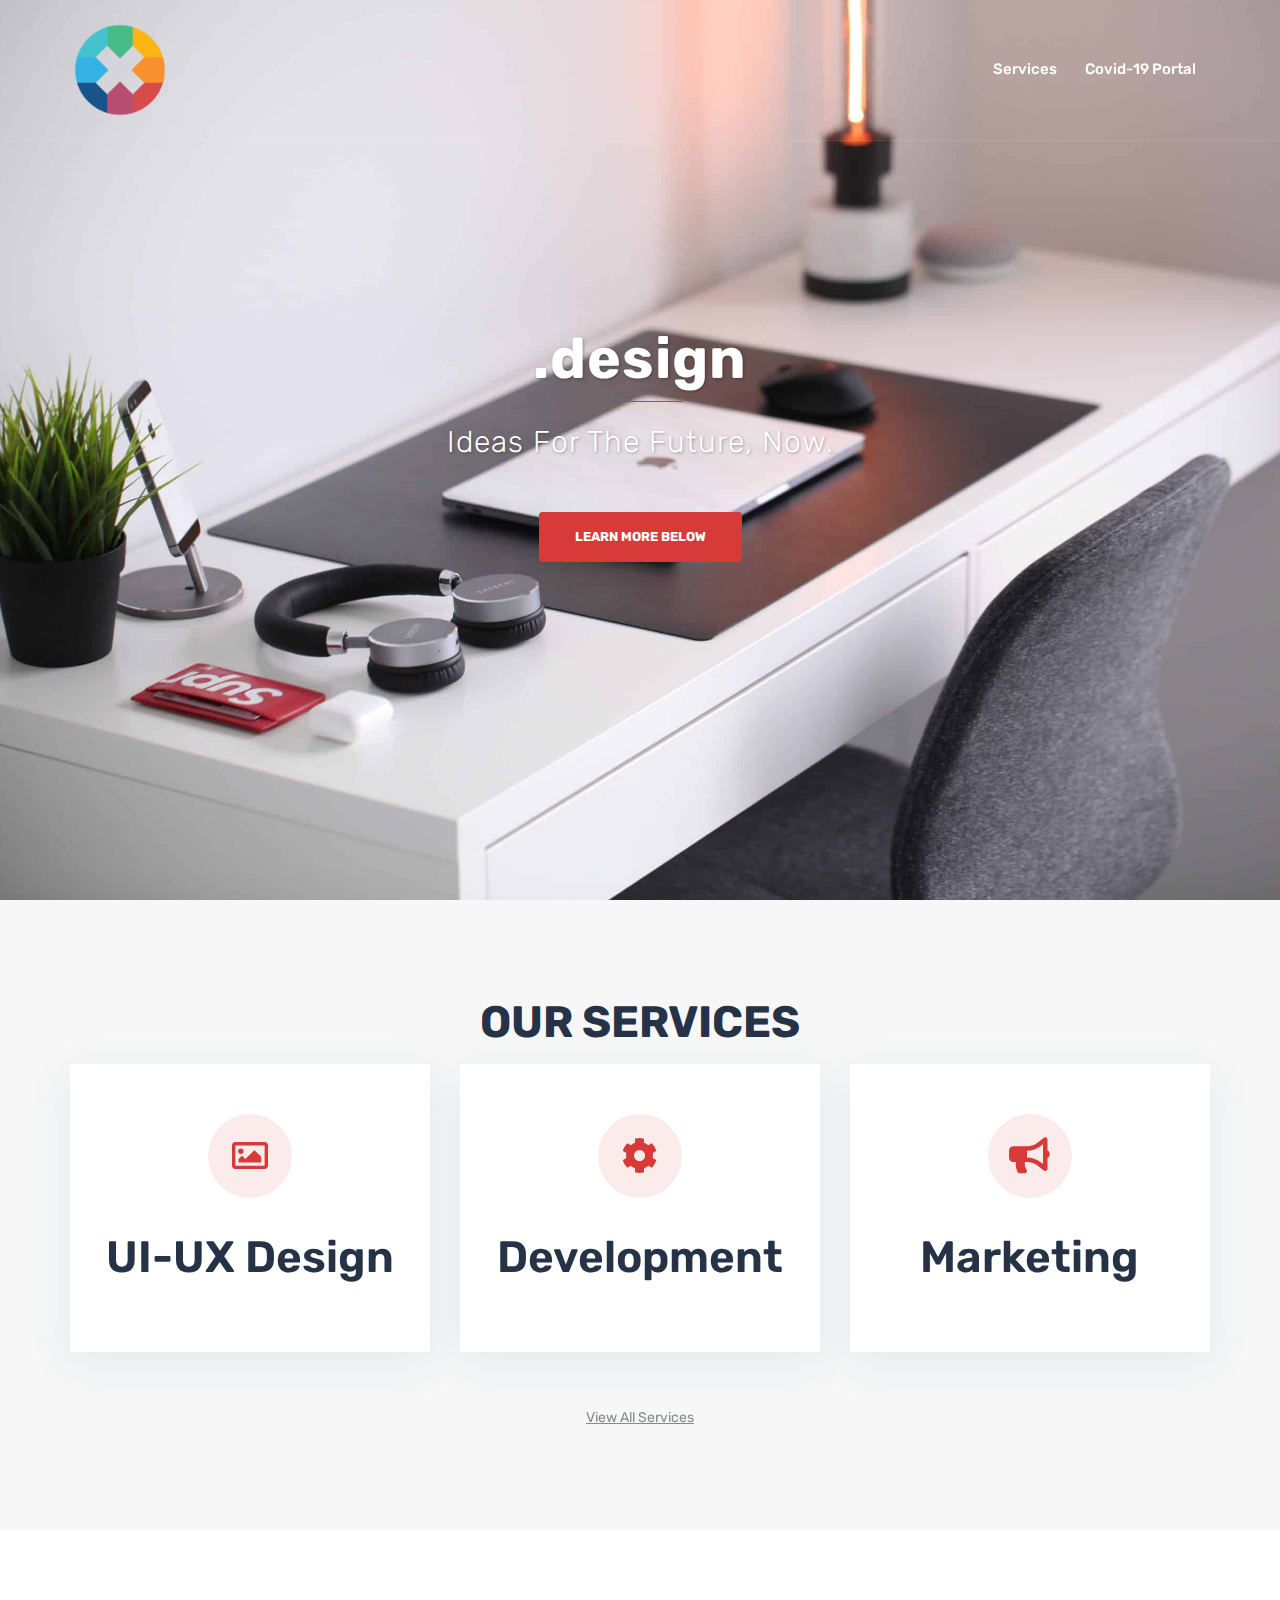
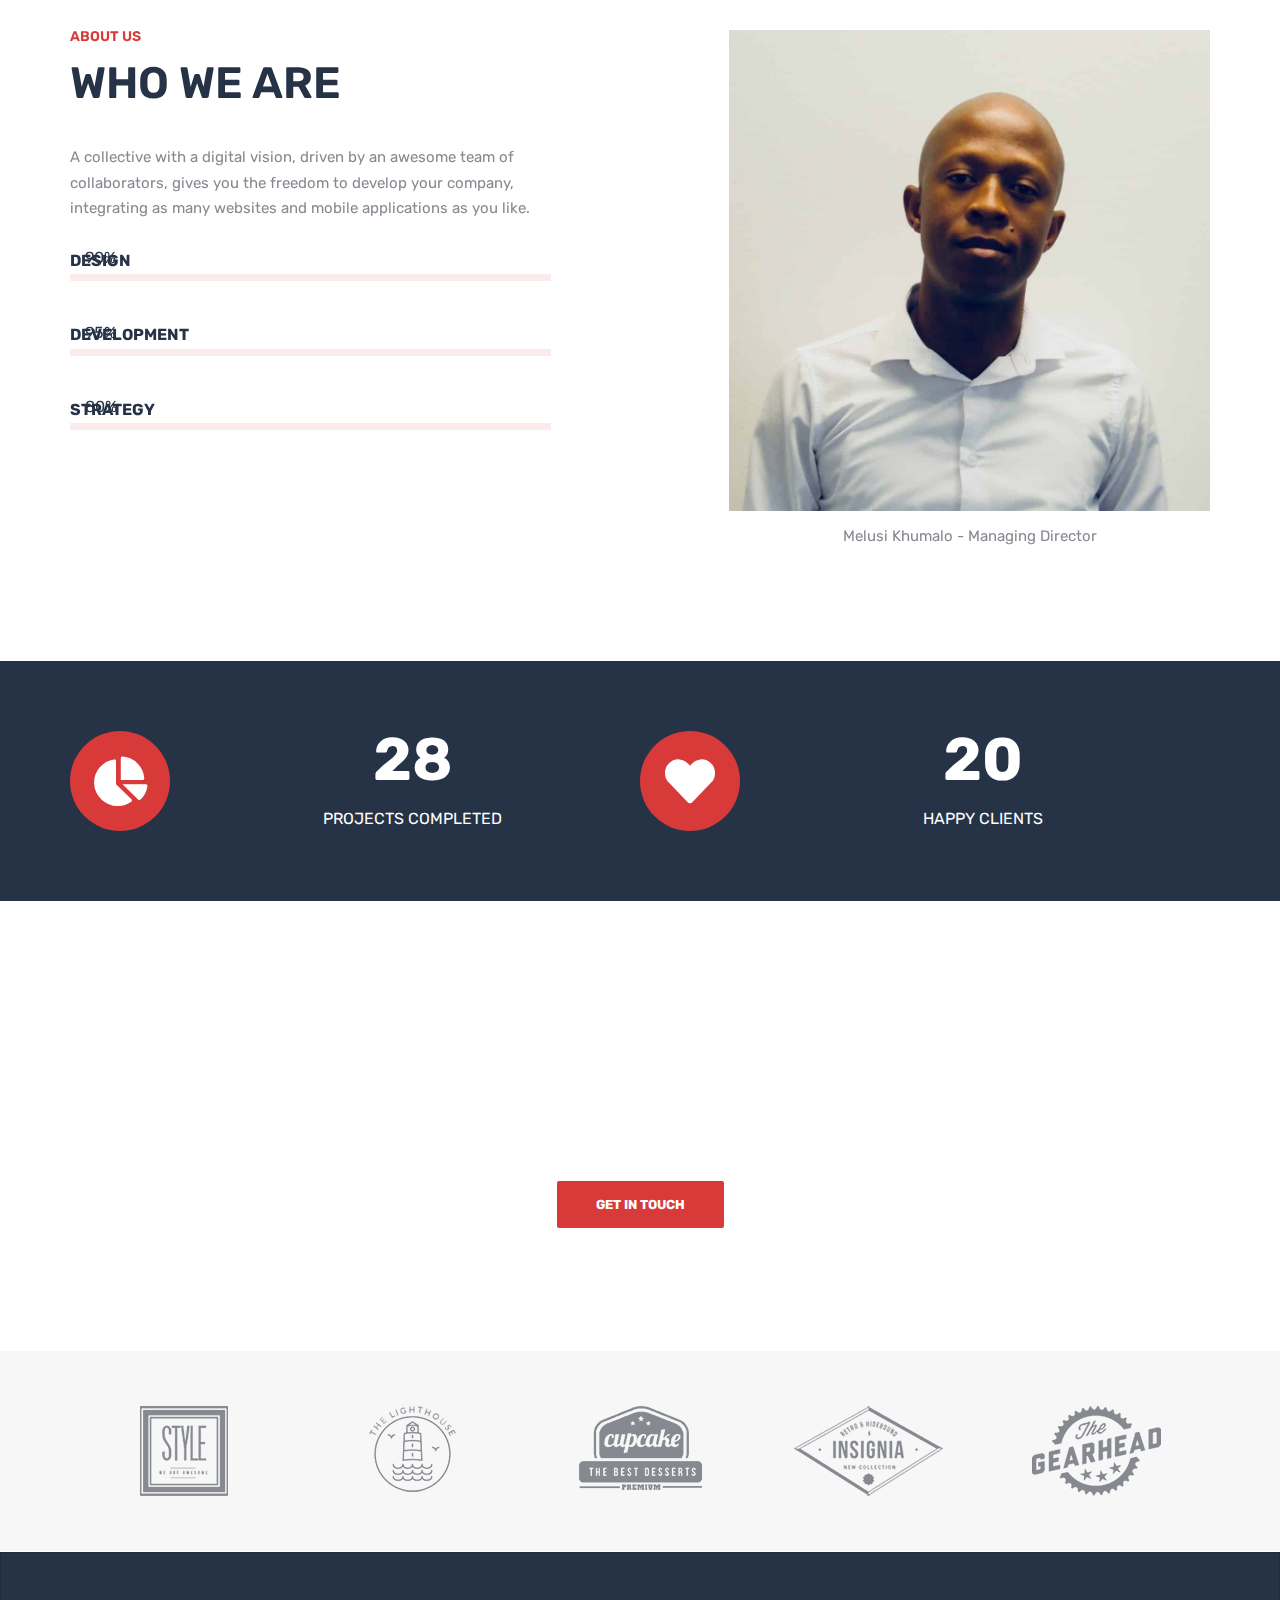
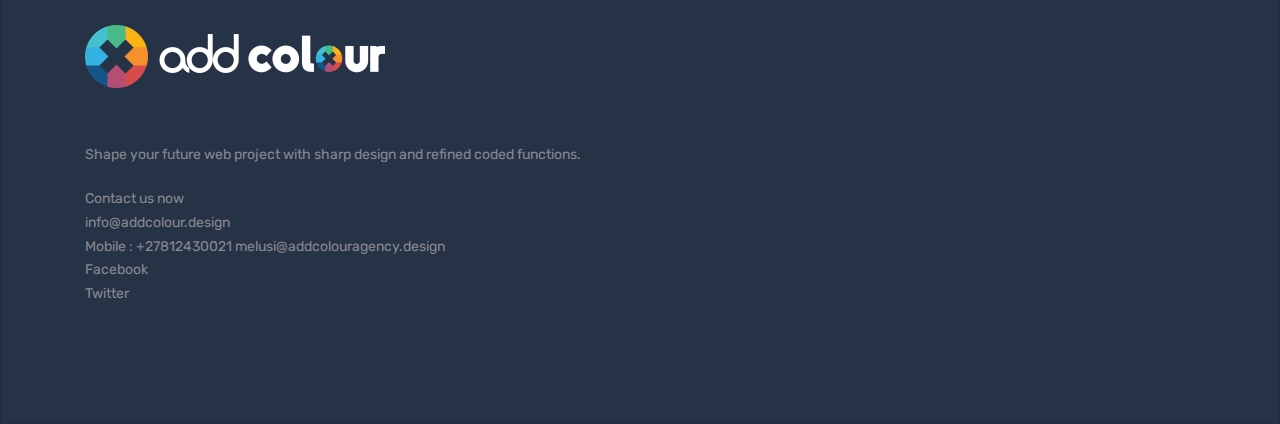
<file: index.html>
<!DOCTYPE html>
<html lang="en-US"
	prefix="og: https://ogp.me/ns#" >
<head>
<meta charset="UTF-8">
<meta name="viewport" content="width=device-width, initial-scale=1">
<link rel="profile" href="http://gmpg.org/xfn/11">
<link rel="pingback" href="/xmlrpc.php">

<title>Add Colour Agency</title>

<!-- All In One SEO Pack 3.6.2[288,347] -->
<meta name="description"  content="Ideas For The Future, Now." />

<meta name="keywords"  content="app design agency,best companies for ux designers,best user experience companies,best ux agencies,best ux companies,best ux design agency,best ux design companies,best ux design firms,designer ux ui,digital product design agency," />

<link rel="canonical" href="https://www.addcolouragency.design" />
<meta property="og:type" content="website" />
<meta property="og:title" content="Add Colour Agency" />
<meta property="og:description" content="Ideas For The Future, Now." />
<meta property="og:url" content="https://www.addcolouragency.design" />
<meta property="og:site_name" content="Add Colour Agency" />
<meta property="og:image" content="https://addcolouragency.github.io/website/wp-content/uploads/2020/07/icon-trans-png.png" />
<meta property="fb:admins" content="1539633840" />
<script type="application/ld+json" class="aioseop-schema">{"@context":"https://schema.org","@graph":[{"@type":"Organization","@id":"/#organization","url":"https://www.addcolouragency.design","name":"Add Colour Agency","sameAs":["www.facebook.com/addcolouragency","www.instagram.com/addcolouragency","www.twitter.com/addcolouragency"],"logo":{"@type":"ImageObject","@id":"/#logo","url":"https://addcolouragency.github.io/website/wp-content/uploads/2020/07/icon-trans-png.png","caption":"logo"},"image":{"@id":"/#logo"},"contactPoint":{"@type":"ContactPoint","telephone":"+27812430021","contactType":"customer support"}},{"@type":"WebSite","@id":"/#website","url":"http://www.addcolouragency.design","name":"Add Colour Agency","publisher":{"@id":"/#organization"},"potentialAction":{"@type":"SearchAction","target":"/?s={search_term_string}","query-input":"required name=search_term_string"}},{"@type":"WebPage","@id":"#webpage","url":"https://www.addcolouragency.design","inLanguage":"en-US","name":"Add Colour Agency","isPartOf":{"@id":"/#website"},"breadcrumb":{"@id":"#breadcrumblist"},"description":"Ideas For The Future, Now.","datePublished":"2020-03-15T09:50:44+02:00","dateModified":"2020-08-10T03:35:47+02:00","about":{"@id":"/#organization"}},{"@type":"BreadcrumbList","@id":"#breadcrumblist","itemListElement":[{"@type":"ListItem","position":1,"item":{"@type":"WebPage","@id":"/","url":"https://www.addcolouragency.design","name":"Add Colour Agency"}}]}]}</script>
<meta name="twitter:card" content="summary_large_image" />
<meta name="twitter:site" content="@addcolouragency" />
<meta name="twitter:domain" content="addcolouragency.design" />
<meta name="twitter:title" content="Add Colour Agency" />
<meta name="twitter:description" content="Ideas For The Future, Now." />
<meta name="twitter:image" content="https://addcolouragency.github.io/website/wp-content/uploads/2020/07/icon-trans-png.png" />
			<script type="text/javascript" >
				window.ga=window.ga||function(){(ga.q=ga.q||[]).push(arguments)};ga.l=+new Date;
				ga('create', 'UA-173932025-1', 'auto');
				// Plugins
				ga('require', 'displayfeatures');ga('require', 'ec');ga('require', 'linkid', 'linkid.js');ga('set', 'anonymizeIp', true);ga('require', 'outboundLinkTracker');
				ga('send', 'pageview');
			</script>
			<script async src="https://www.google-analytics.com/analytics.js"></script>
			<script async src="https://addcolouragency.github.io/website/wp-content/plugins/all-in-one-seo-pack/public/js/vendor/autotrack.js?ver=3.6.2"></script>
				<!-- All In One SEO Pack -->
<link rel='dns-prefetch' href='//fonts.googleapis.com' />
<link rel='dns-prefetch' href='//s.w.org' />
<link rel="alternate" type="application/rss+xml" title="Add Colour Agency &raquo; Feed" href="/feed/" />
<link rel="alternate" type="application/rss+xml" title="Add Colour Agency &raquo; Comments Feed" href="/comments/feed/" />
		<script type="text/javascript">
			window._wpemojiSettings = {"baseUrl":"https:\/\/s.w.org\/images\/core\/emoji\/12.0.0-1\/72x72\/","ext":".png","svgUrl":"https:\/\/s.w.org\/images\/core\/emoji\/12.0.0-1\/svg\/","svgExt":".svg","source":{"concatemoji":"\/wp-includes\/js\/wp-emoji-release.min.js?ver=5.4.2"}};
			/*! This file is auto-generated */
			!function(e,a,t){var r,n,o,i,p=a.createElement("canvas"),s=p.getContext&&p.getContext("2d");function c(e,t){var a=String.fromCharCode;s.clearRect(0,0,p.width,p.height),s.fillText(a.apply(this,e),0,0);var r=p.toDataURL();return s.clearRect(0,0,p.width,p.height),s.fillText(a.apply(this,t),0,0),r===p.toDataURL()}function l(e){if(!s||!s.fillText)return!1;switch(s.textBaseline="top",s.font="600 32px Arial",e){case"flag":return!c([127987,65039,8205,9895,65039],[127987,65039,8203,9895,65039])&&(!c([55356,56826,55356,56819],[55356,56826,8203,55356,56819])&&!c([55356,57332,56128,56423,56128,56418,56128,56421,56128,56430,56128,56423,56128,56447],[55356,57332,8203,56128,56423,8203,56128,56418,8203,56128,56421,8203,56128,56430,8203,56128,56423,8203,56128,56447]));case"emoji":return!c([55357,56424,55356,57342,8205,55358,56605,8205,55357,56424,55356,57340],[55357,56424,55356,57342,8203,55358,56605,8203,55357,56424,55356,57340])}return!1}function d(e){var t=a.createElement("script");t.src=e,t.defer=t.type="text/javascript",a.getElementsByTagName("head")[0].appendChild(t)}for(i=Array("flag","emoji"),t.supports={everything:!0,everythingExceptFlag:!0},o=0;o<i.length;o++)t.supports[i[o]]=l(i[o]),t.supports.everything=t.supports.everything&&t.supports[i[o]],"flag"!==i[o]&&(t.supports.everythingExceptFlag=t.supports.everythingExceptFlag&&t.supports[i[o]]);t.supports.everythingExceptFlag=t.supports.everythingExceptFlag&&!t.supports.flag,t.DOMReady=!1,t.readyCallback=function(){t.DOMReady=!0},t.supports.everything||(n=function(){t.readyCallback()},a.addEventListener?(a.addEventListener("DOMContentLoaded",n,!1),e.addEventListener("load",n,!1)):(e.attachEvent("onload",n),a.attachEvent("onreadystatechange",function(){"complete"===a.readyState&&t.readyCallback()})),(r=t.source||{}).concatemoji?d(r.concatemoji):r.wpemoji&&r.twemoji&&(d(r.twemoji),d(r.wpemoji)))}(window,document,window._wpemojiSettings);
		</script>
		<style type="text/css">
img.wp-smiley,
img.emoji {
	display: inline !important;
	border: none !important;
	box-shadow: none !important;
	height: 1em !important;
	width: 1em !important;
	margin: 0 .07em !important;
	vertical-align: -0.1em !important;
	background: none !important;
	padding: 0 !important;
}
</style>
	<link rel='stylesheet' id='sydney-bootstrap-css'  href='https://addcolouragency.github.io/website/wp-content/themes/sydney/css/bootstrap/bootstrap.min.css?ver=1' type='text/css' media='all' />
<link rel='stylesheet' id='wp-block-library-css'  href='https://addcolouragency.github.io/website/wp-includes/css/dist/block-library/style.min.css?ver=5.4.2' type='text/css' media='all' />
<link rel='stylesheet' id='acx_smw_widget_style-css'  href='https://addcolouragency.github.io/website/wp-content/plugins/acurax-social-media-widget/css/style.css?v=3.2.10&#038;ver=5.4.2' type='text/css' media='all' />
<link crossorigin="anonymous" rel='stylesheet' id='sydney-google-fonts-css'  href='https://fonts.googleapis.com/css?family=Rubik%3A400%2C600&#038;subset=latin&#038;display=swap' type='text/css' media='all' />
<link rel='stylesheet' id='sydney-style-css'  href='https://addcolouragency.github.io/website/wp-content/themes/sydney/style.css?ver=20200129' type='text/css' media='all' />
<style id='sydney-style-inline-css' type='text/css'>
body, #mainnav ul ul a { font-family:Rubik;}
h1, h2, h3, h4, h5, h6, #mainnav ul li a, .portfolio-info, .roll-testimonials .name, .roll-team .team-content .name, .roll-team .team-item .team-pop .name, .roll-tabs .menu-tab li a, .roll-testimonials .name, .roll-project .project-filter li a, .roll-button, .roll-counter .name-count, .roll-counter .numb-count button, input[type="button"], input[type="reset"], input[type="submit"] { font-family:Rubik;}
.site-title { font-size:18px; }
.site-description { font-size:16px; }
#mainnav ul li a { font-size:15px; }
h1 { font-size:44px; }
h2 { font-size:22px; }
h3 { font-size:16px; }
h4 { font-size:14px; }
h5 { font-size:20px; }
h6 { font-size:18px; }
body { font-size:15px; }
.single .hentry .title-post { font-size:36px; }
.header-image { background-size:contain;}
.header-image { height:300px; }
.read-more-gt,.widget-area .widget_fp_social a,#mainnav ul li a:hover, .sydney_contact_info_widget span, .roll-team .team-content .name,.roll-team .team-item .team-pop .team-social li:hover a,.roll-infomation li.address:before,.roll-infomation li.phone:before,.roll-infomation li.email:before,.roll-testimonials .name,.roll-button.border,.roll-button:hover,.roll-icon-list .icon i,.roll-icon-list .content h3 a:hover,.roll-icon-box.white .content h3 a,.roll-icon-box .icon i,.roll-icon-box .content h3 a:hover,.switcher-container .switcher-icon a:focus,.go-top:hover,.hentry .meta-post a:hover,#mainnav > ul > li > a.active, #mainnav > ul > li > a:hover, button:hover, input[type="button"]:hover, input[type="reset"]:hover, input[type="submit"]:hover, .text-color, .social-menu-widget a, .social-menu-widget a:hover, .archive .team-social li a, a, h1 a, h2 a, h3 a, h4 a, h5 a, h6 a,.classic-alt .meta-post a,.single .hentry .meta-post a, .content-area.modern .hentry .meta-post span:before, .content-area.modern .post-cat { color:#d83a3a}
.reply,.woocommerce div.product .woocommerce-tabs ul.tabs li.active,.woocommerce #respond input#submit,.woocommerce a.button,.woocommerce button.button,.woocommerce input.button,.project-filter li a.active, .project-filter li a:hover,.preloader .pre-bounce1, .preloader .pre-bounce2,.roll-team .team-item .team-pop,.roll-progress .progress-animate,.roll-socials li a:hover,.roll-project .project-item .project-pop,.roll-project .project-filter li.active,.roll-project .project-filter li:hover,.roll-button.light:hover,.roll-button.border:hover,.roll-button,.roll-icon-box.white .icon,.owl-theme .owl-controls .owl-page.active span,.owl-theme .owl-controls.clickable .owl-page:hover span,.go-top,.bottom .socials li:hover a,.sidebar .widget:before,.blog-pagination ul li.active,.blog-pagination ul li:hover a,.content-area .hentry:after,.text-slider .maintitle:after,.error-wrap #search-submit:hover,#mainnav .sub-menu li:hover > a,#mainnav ul li ul:after, button, input[type="button"], input[type="reset"], input[type="submit"], .panel-grid-cell .widget-title:after { background-color:#d83a3a}
.roll-socials li a:hover,.roll-socials li a,.roll-button.light:hover,.roll-button.border,.roll-button,.roll-icon-list .icon,.roll-icon-box .icon,.owl-theme .owl-controls .owl-page span,.comment .comment-detail,.widget-tags .tag-list a:hover,.blog-pagination ul li,.hentry blockquote,.error-wrap #search-submit:hover,textarea:focus,input[type="text"]:focus,input[type="password"]:focus,input[type="datetime"]:focus,input[type="datetime-local"]:focus,input[type="date"]:focus,input[type="month"]:focus,input[type="time"]:focus,input[type="week"]:focus,input[type="number"]:focus,input[type="email"]:focus,input[type="url"]:focus,input[type="search"]:focus,input[type="tel"]:focus,input[type="color"]:focus, button, input[type="button"], input[type="reset"], input[type="submit"], .archive .team-social li a { border-color:#d83a3a}
.go-top:hover svg,.sydney_contact_info_widget span { fill:#d83a3a;}
.site-header.float-header { background-color:rgba(38,50,70,0.9);}
@media only screen and (max-width: 1024px) { .site-header { background-color:#263246;}}
.site-title a, .site-title a:hover { color:#ffffff}
.site-description { color:#ffffff}
#mainnav ul li a, #mainnav ul li::before { color:#ffffff}
#mainnav .sub-menu li a { color:#ffffff}
#mainnav .sub-menu li a { background:#263246}
.text-slider .maintitle, .text-slider .subtitle { color:#ffffff}
body { color:#868990}
#secondary { background-color:#ffffff}
#secondary, #secondary a { color:#767676}
.footer-widgets { background-color:#263246}
#sidebar-footer,#sidebar-footer a,.footer-widgets .widget-title { color:#868990}
.btn-menu .sydney-svg-icon { fill:#ffffff}
#mainnav ul li a:hover { color:#ffffff}
.site-footer { background-color:#1d2738}
.site-footer,.site-footer a { color:#868990}
.overlay { background-color:#000000}
.page-wrap { padding-top:100px;}
.page-wrap { padding-bottom:100px;}
.slide-inner { display:none;}
.slide-inner.text-slider-stopped { display:block;}
@media only screen and (max-width: 780px) { 
    	h1 { font-size: 32px;}
		h2 { font-size: 28px;}
		h3 { font-size: 22px;}
		h4 { font-size: 18px;}
		h5 { font-size: 16px;}
		h6 { font-size: 14px;}
    }

</style>
<!--[if lte IE 9]>
<link rel='stylesheet' id='sydney-ie9-css'  href='/wp-content/themes/sydney/css/ie9.css?ver=5.4.2' type='text/css' media='all' />
<![endif]-->
<link rel='stylesheet' id='elementor-icons-css'  href='https://addcolouragency.github.io/website/wp-content/plugins/elementor/assets/lib/eicons/css/elementor-icons.min.css?ver=5.7.0' type='text/css' media='all' />
<link rel='stylesheet' id='elementor-animations-css'  href='https://addcolouragency.github.io/website/wp-content/plugins/elementor/assets/lib/animations/animations.min.css?ver=2.9.14' type='text/css' media='all' />
<link rel='stylesheet' id='elementor-frontend-css'  href='https://addcolouragency.github.io/website/wp-content/plugins/elementor/assets/css/frontend.min.css?ver=2.9.14' type='text/css' media='all' />
<link rel='stylesheet' id='elementor-post-13-css'  href='https://addcolouragency.github.io/website/wp-content/uploads/elementor/css/post-13.css?ver=1596062566' type='text/css' media='all' />
<link rel='stylesheet' id='elementor-icons-shared-0-css'  href='https://addcolouragency.github.io/website/wp-content/plugins/elementor/assets/lib/font-awesome/css/fontawesome.min.css?ver=5.12.0' type='text/css' media='all' />
<link rel='stylesheet' id='elementor-icons-fa-regular-css'  href='https://addcolouragency.github.io/website/wp-content/plugins/elementor/assets/lib/font-awesome/css/regular.min.css?ver=5.12.0' type='text/css' media='all' />
<link rel='stylesheet' id='elementor-icons-fa-solid-css'  href='https://addcolouragency.github.io/website/wp-content/plugins/elementor/assets/lib/font-awesome/css/solid.min.css?ver=5.12.0' type='text/css' media='all' />
<script type='text/javascript' src='https://addcolouragency.github.io/website/wp-includes/js/jquery/jquery.js?ver=1.12.4-wp'></script>
<script type='text/javascript' src='https://addcolouragency.github.io/website/wp-includes/js/jquery/jquery-migrate.min.js?ver=1.4.1'></script>
<link rel='https://api.w.org/' href='/wp-json/' />
<link rel="EditURI" type="application/rsd+xml" title="RSD" href="/xmlrpc.php?rsd" />
<link rel="wlwmanifest" type="application/wlwmanifest+xml" href="https://addcolouragency.github.io/website/wp-includes/wlwmanifest.xml" /> 
<meta name="generator" content="WordPress 5.4.2" />
<link rel='shortlink' href='/' />
<link rel="alternate" type="application/json+oembed" href="https://addcolouragency.github.io/website/wp-json/oembed/1.0/embed?url=%2F" />
<link rel="alternate" type="text/xml+oembed" href="https://addcolouragency.github.io/website/wp-json/oembed/1.0/embed?url=%2F&#038;format=xml" />

<script>
// Check that service workers are supported
if ('serviceWorker' in navigator) {
  // Use the window load event to keep the page load performant
  window.addEventListener('load', () => {
    navigator.serviceWorker.register('/sw.js');
  });
}
</script>

<!-- Starting Styles For Social Media Icon From Acurax International www.acurax.com -->
<style type='text/css'>
#acx_social_widget img 
{
width: 32px; 
}
#acx_social_widget 
{
min-width:0px; 
position: static; 
}
</style>
<!-- Ending Styles For Social Media Icon From Acurax International www.acurax.com -->



			<style>
				.sydney-svg-icon {
					display: inline-block;
					width: 16px;
					height: 16px;
					vertical-align: middle;
					line-height: 1;
				}
				.team-item .team-social li .sydney-svg-icon {
					fill: #fff;
				}
				.team-item .team-social li:hover .sydney-svg-icon {
					fill: #000;
				}
				.team_hover_edits .team-social li a .sydney-svg-icon {
					fill: #000;
				}
				.team_hover_edits .team-social li:hover a .sydney-svg-icon {
					fill: #fff;
				}				
			</style>
		<style type="text/css">.recentcomments a{display:inline !important;padding:0 !important;margin:0 !important;}</style><link rel="amphtml" href="/?amp"><link rel="icon" href="https://addcolouragency.github.io/website/wp-content/uploads/2020/07/cropped-icon-trans-png-150x150.png" sizes="32x32" />
<link rel="icon" href="https://addcolouragency.github.io/website/wp-content/uploads/2020/07/cropped-icon-trans-png-230x230.png" sizes="192x192" />
<link rel="apple-touch-icon" href="https://addcolouragency.github.io/website/wp-content/uploads/2020/07/cropped-icon-trans-png-230x230.png" />
<meta name="msapplication-TileImage" content="https://addcolouragency.github.io/website/wp-content/uploads/2020/07/cropped-icon-trans-png-300x300.png" />
		<style type="text/css" id="wp-custom-css">
			h1, h2, h3, h4, h5, h6 {
color: #263246;
}

/* Header edits */
#mainnav .current-menu-item {
	border-bottom: 2px solid #D83A3A;
}

#mainnav li {
padding: 0 2px;
margin: 0 12px;
}

.site-header {
border-bottom: 1px solid rgba(255,255,255,0.1);
}

/* Skills edits */

.skills_percentage_fix .elementor-progress-wrapper {
	overflow: visible !important;
}

.skills_percentage_fix .elementor-progress-percentage {
	margin-top: -20px;
	padding-right: 0;
}

/* Icons edits */

.center_icons_fix .elementor-icon-box-wrapper {
align-items: center !important;
}

.center_icons_fix .elementor-icon-box-title {
	line-height: 60px;
margin-bottom: 15px !important;
}

/* Our work edits */

.our_work li a {
	color: #263246;
padding: 0 2px;
margin: 0 8px;
}

.our_work li a:hover, .our_work .active {
	color: #263246;
		border-bottom: 2px solid #D83A3A;
}

.our_work li a {
		border-bottom: 2px solid transparent;
}

.our_work li a.active {
		color: #263246;
}

.our_work li {
	background-color: transparent;
}

.our_work .roll-project.fullwidth .project-item {
width: 30%;
margin: 15px;
}

.our_work .project-title span {
position: absolute;
bottom: 0;
background-color: #fff;
width: 89%;
padding: 18px 25px;
text-align: left;
margin: 0 0 20px 20px;
}

.our_work .project-pop {
	background-color: transparent !important;
}

/* Testimonials */
.test_add_quote .fa {
display: block;
text-align: center;
font-size: 4em;
color: rgba(255,255,255,0.3) !important;
	margin-bottom: 30px;
}

.test_add_quote .avatar {
width: 80px;
border: 5px solid rgba(255,255,255,0.7);
}

.test_add_quote .testimonial-position:before {
	content: '-';
	margin: 0 5px;
}

.test_add_quote .testimonial-position {
	display: inline-block !important;
text-align: left;
	width: 51%;
}

.test_add_quote .testimonial-name {
text-align: right;
float: left;
width: 49%;
}

.test_add_quote .owl-theme .owl-controls .owl-page span {
background-color: rgba(255,255,255,0.3);
	border-color: transparent;
}

.test_add_quote .owl-theme .owl-controls .owl-page.active span {
background-color: #fff;
width: 40px;
	border-radius: 4px;
}

/* Team edits */
.team_hover_edits .team-pop .name, .team_hover_edits .team-pop .pos {
	display: none;
}

.team_hover_edits .team-pop .name, .team_hover_edits .team-pop .team-info {
top: 80% !important;
}

.team_hover_edits .team-pop .name, .team_hover_edits .team-pop {
	background-color: transparent !important;
}

.team_hover_edits .team-social li a {
color: #000;
margin-left: 10px;
height: 40px;
width: 40px;
border: none;
background-color: #fff;
border-radius: 0;
	line-height: 42px;
}

.team_hover_edits .team-pop .team-social li:hover a {
	color: #fff !important;
background-color: #D83A3A;
}

.team_hover_edits .avatar {
	box-shadow: 0px 11px 40px 0px rgba(79,118,157,0.1);
}

.team_hover_edits .team-item {
	padding: 0 25px 0 0 !important;
}

/* latest_news */
.latest_news .roll-button {	border: none !important;
	border-color: transparent !important;
}

/* footer */
.footer-widgets {
padding: 72px 0 62px;
}

#sidebar-footer {
	font-size: 14px;
}

#media_image-3 {
	margin-bottom: 47px;
}

#text-3 {
	font-size: 14px;
	padding: 0;
}

#sidebar-footer .col-md-3:first-child {
width: 338px;
padding: 0;
margin-right: 90px;
}

#sidebar-footer .col-md-3 {
	width: 18%;
}

#sidebar-footer .widget-title {
color: #fff;
text-transform: none;
font-size: 20px;
margin: 0 0 17px 0;
}

#sidebar-footer .widget-title:after {
content: '';
display: block;
width: 50px;
height: 3px;
background-color: #D83A3A;
margin-top: 17px;
}

#sidebar-footer .col-md-3:last-child {
width: 300px;
}

/* Blog edits */
#secondary #recent-posts-2 ul li {
	padding: 20px 0;
border-bottom: 1px solid rgba(0,0,0,0.1);
}

#secondary #recent-posts-2 ul li:last-child {
border-bottom: none;
}

#secondary #recent-posts-2 ul li a {
	font-size: 16px;
line-height: 24px;
color: #263246;
display: block;
margin-bottom: 10px;
}

#secondary #recent-posts-2 ul li span {
color: #868990;
font-size: 13px;
}

#secondary #categories-2 ul li, #secondary #archives-2 ul li {
	padding: 0;
font-size: 16px;
line-height: 40px;
color: #868990;
font-weight: bold;
}

#secondary .tagcloud a {
	font-size: 13px !important;
background-color: #F2F2F2;
padding: 7px 16px;
margin: 2px;
	display: inline-block;
	word-break: keep-all;
}

input[type="text"], input[type="email"] {
color: #868990;
background-color: #fff;
border: 1px solid rgba(0,0,0,0.1);
height: 42px;
padding: 13px 20px;
}

input[type="submit"] {
	width: 100%;
}

/* Contact Us*/

#contact_us_form input::placeholder, textarea::placeholder {
	color: #263246;
}

#contact_three_fields {
background-color: #FAFAFA;
border: 1px solid #e5e5e5;
height: 50px;
padding: 15px 27px;
		margin: 0 0 30px 0;
	width: 31.5%;
}

span.YourEmail > input {
	margin: 0 31px 30px 31px !important;
}

#contact_message {
	color: #263246;
background-color: #FAFAFA;
border: 1px solid #e5e5e5;
padding: 15px 27px;
margin: 0 0 30px 0;
	width: 100%;
}

#contact_submit {
	width: auto;
	padding: 15px 33px;
	font-size: 14px;
}

#contact_us_form {
	text-align: center;
}

/* Mobile edits */

@media (max-width: 768px) {
	.our_work .roll-project.fullwidth .project-item {		
		width: 45.5%;
}
	
#sidebar-footer .col-md-3:first-child {
width: 45%;
margin-right: 70px;
float: left;
}
	
#sidebar-footer .col-md-3 {
width: 45%;
float: left;
}
	
	#contact_three_fields, #contact_message {
margin: 0 30px 30px;
		width: 90%;
}
}

@media (max-width: 479px) {
.our_work .roll-project.fullwidth .project-item {		
		width: 93% !important;
}
	
.team_hover_edits .team-item {
padding: 0 !important;
}
	
#sidebar-footer .col-md-3:first-child {
width: 100%;
margin-right: 0;
}
	
#sidebar-footer .col-md-3 {
width: 100%;
}
	
#sidebar-footer .col-md-3:last-child {
width: 100%;
}
	
	#contact_three_fields, #contact_message {
		width: 85%;
}
	
.contact_iconed_list .elementor-icon-box-icon {
float: left;
margin-right: 15px !important;
}
}		</style>
		</head>

<body class="home page-template page-template-page-templates page-template-page_front-page page-template-page-templatespage_front-page-php page page-id-13 elementor-default elementor-kit-573 elementor-page elementor-page-13">

<script>
  window.fbAsyncInit = function() {
    FB.init({
      appId      : '705253800306257',
      xfbml      : true,
      version    : 'v8.0'
    });
    FB.AppEvents.logPageView();
  };

  (function(d, s, id){
     var js, fjs = d.getElementsByTagName(s)[0];
     if (d.getElementById(id)) {return;}
     js = d.createElement(s); js.id = id;
     js.src = "https://connect.facebook.net/en_US/sdk.js";
     fjs.parentNode.insertBefore(js, fjs);
   }(document, 'script', 'facebook-jssdk'));
</script>

<script async defer crossorigin="anonymous" src="https://connect.facebook.net/en_US/sdk.js"></script>

	<div class="preloader">
	    <div class="spinner">
	        <div class="pre-bounce1"></div>
	        <div class="pre-bounce2"></div>
	    </div>
	</div>
	
<div id="page" class="hfeed site">
	<a class="skip-link screen-reader-text" href="#content">Skip to content</a>

	
	<header id="masthead" class="site-header" role="banner">
		<div class="header-wrap">
            <div class="container">
                <div class="row">
				<div class="col-md-4 col-sm-8 col-xs-12">
		        					<a href="/" title="Add Colour Agency"><img class="site-logo" src="https://addcolouragency.github.io/website/wp-content/uploads/2020/07/icon-trans-png.png" alt="Add Colour Agency" /></a>
													</div>
				<div class="col-md-8 col-sm-4 col-xs-12">
					<div class="btn-menu"><i class="sydney-svg-icon"><svg xmlns="http://www.w3.org/2000/svg" viewbox="0 0 448 512"><path d="M16 132h416c8.837 0 16-7.163 16-16V76c0-8.837-7.163-16-16-16H16C7.163 60 0 67.163 0 76v40c0 8.837 7.163 16 16 16zm0 160h416c8.837 0 16-7.163 16-16v-40c0-8.837-7.163-16-16-16H16c-8.837 0-16 7.163-16 16v40c0 8.837 7.163 16 16 16zm0 160h416c8.837 0 16-7.163 16-16v-40c0-8.837-7.163-16-16-16H16c-8.837 0-16 7.163-16 16v40c0 8.837 7.163 16 16 16z" /></svg></i></div>
					<nav id="mainnav" class="mainnav" role="navigation">
						<div class="menu-services_only-container"><ul id="menu-services_only" class="menu"><li id="menu-item-579" class="menu-item menu-item-type-post_type menu-item-object-page menu-item-579"><a href="/services/">Services</a></li>
							<li id="menu-item-579" class="menu-item menu-item-type-post_type menu-item-object-page menu-item-579"><a href="https://sacoronavirus.co.za/" target="_blank" >Covid-19 Portal</a></li>
</ul></div>					</nav><!-- #site-navigation -->
				</div>
				</div>
			</div>
		</div>
	</header><!-- #masthead -->

	
	<div class="sydney-hero-area">
		
    <div id="slideshow" class="header-slider" data-speed="0" data-mobileslider="fullscreen">
        <div class="slides-container">

                                <div class="slide-item slide-item-1" style="background-image:url('https://addcolouragency.github.io/website/wp-content/uploads/2020/07/unsplash-ARCHIGEROSA-scaled.jpg');">
                    <img class="mobile-slide preserve" src="https://addcolouragency.github.io/website/wp-content/uploads/2020/07/unsplash-ARCHIGEROSA-scaled.jpg" alt=""/>
                    <div class="slide-inner">
                        <div class="contain animated fadeInRightBig text-slider">
                        <h2 class="maintitle">.design</h2>
                        <p class="subtitle">Ideas For The Future, Now.</p>
                        </div>
                        <a href="#our-services" class="roll-button button-slider">Learn More Below</a>                    </div>
                </div>
                
        </div>  
                        
    <div class="slide-inner text-slider-stopped">
        <div class="contain text-slider">
            <h2 class="maintitle">.design</h2>
            <p class="subtitle">Ideas For The Future, Now.</p>
        </div>
        <a href="#our-services" class="roll-button button-slider">Learn More Below</a>    </div>   
                </div>

    		<div class="header-image">
			<div class="overlay"></div>			<img class="header-inner" src="https://addcolouragency.github.io/website/wp-content/uploads/2020/07/cropped-unsplash-ARCHIGEROSA-scaled-1.jpg" width="1920" alt="Add Colour Agency" title="Add Colour Agency">
		</div>
		
			</div>

	
	<div id="content" class="page-wrap">
		<div class="container content-wrapper">
			<div class="row">	
	<div id="primary" class="fp-content-area">
		<main id="main" class="site-main" role="main">

			<div class="entry-content">
											<div data-elementor-type="wp-page" data-elementor-id="13" class="elementor elementor-13" data-elementor-settings="[]">
			<div class="elementor-inner">
				<div class="elementor-section-wrap">
							<section class="elementor-element elementor-element-0232e55 elementor-section-stretched elementor-section-boxed elementor-section-height-default elementor-section-height-default elementor-section elementor-top-section" data-id="0232e55" data-element_type="section" id="our-services" data-settings="{&quot;background_background&quot;:&quot;classic&quot;,&quot;stretch_section&quot;:&quot;section-stretched&quot;}">
						<div class="elementor-container elementor-column-gap-default">
				<div class="elementor-row">
				<div class="elementor-element elementor-element-2253cb9 elementor-column elementor-col-100 elementor-top-column" data-id="2253cb9" data-element_type="column">
			<div class="elementor-column-wrap  elementor-element-populated">
					<div class="elementor-widget-wrap">
				<div class="elementor-element elementor-element-d29d24f elementor-widget elementor-widget-heading" data-id="d29d24f" data-element_type="widget" data-widget_type="heading.default">
				<div class="elementor-widget-container">
			<h1 class="elementor-heading-title elementor-size-default">Our Services</h1>		</div>
				</div>
				<section class="elementor-element elementor-element-5e671bc elementor-section-boxed elementor-section-height-default elementor-section-height-default elementor-section elementor-inner-section" data-id="5e671bc" data-element_type="section">
						<div class="elementor-container elementor-column-gap-default">
				<div class="elementor-row">
				<div class="elementor-element elementor-element-560a5ae elementor-column elementor-col-33 elementor-inner-column" data-id="560a5ae" data-element_type="column" data-settings="{&quot;background_background&quot;:&quot;classic&quot;}">
			<div class="elementor-column-wrap  elementor-element-populated">
					<div class="elementor-widget-wrap">
				<div class="elementor-element elementor-element-1d85000 elementor-view-stacked elementor-shape-circle elementor-position-top elementor-vertical-align-top elementor-widget elementor-widget-icon-box" data-id="1d85000" data-element_type="widget" data-widget_type="icon-box.default">
				<div class="elementor-widget-container">
					<div class="elementor-icon-box-wrapper">
						<div class="elementor-icon-box-icon">
				<span class="elementor-icon elementor-animation-" >
				<i aria-hidden="true" class="far fa-image"></i>				</span>
			</div>
						<div class="elementor-icon-box-content">
				<h1 class="elementor-icon-box-title">
					<span >UI-UX Design</span>
				</h1>
							</div>
		</div>
				</div>
				</div>
						</div>
			</div>
		</div>
				<div class="elementor-element elementor-element-cf4b21c elementor-column elementor-col-33 elementor-inner-column" data-id="cf4b21c" data-element_type="column" data-settings="{&quot;background_background&quot;:&quot;classic&quot;}">
			<div class="elementor-column-wrap  elementor-element-populated">
					<div class="elementor-widget-wrap">
				<div class="elementor-element elementor-element-0640204 elementor-view-stacked elementor-shape-circle elementor-position-top elementor-vertical-align-top elementor-widget elementor-widget-icon-box" data-id="0640204" data-element_type="widget" data-widget_type="icon-box.default">
				<div class="elementor-widget-container">
					<div class="elementor-icon-box-wrapper">
						<div class="elementor-icon-box-icon">
				<span class="elementor-icon elementor-animation-" >
				<i aria-hidden="true" class="fas fa-cog"></i>				</span>
			</div>
						<div class="elementor-icon-box-content">
				<h1 class="elementor-icon-box-title">
					<span >Development</span>
				</h1>
							</div>
		</div>
				</div>
				</div>
						</div>
			</div>
		</div>
				<div class="elementor-element elementor-element-e84c0e6 elementor-column elementor-col-33 elementor-inner-column" data-id="e84c0e6" data-element_type="column" data-settings="{&quot;background_background&quot;:&quot;classic&quot;}">
			<div class="elementor-column-wrap  elementor-element-populated">
					<div class="elementor-widget-wrap">
				<div class="elementor-element elementor-element-ca26008 elementor-view-stacked elementor-shape-circle elementor-position-top elementor-vertical-align-top elementor-widget elementor-widget-icon-box" data-id="ca26008" data-element_type="widget" data-widget_type="icon-box.default">
				<div class="elementor-widget-container">
					<div class="elementor-icon-box-wrapper">
						<div class="elementor-icon-box-icon">
				<span class="elementor-icon elementor-animation-" >
				<i aria-hidden="true" class="fas fa-bullhorn"></i>				</span>
			</div>
						<div class="elementor-icon-box-content">
				<h1 class="elementor-icon-box-title">
					<span >Marketing</span>
				</h1>
							</div>
		</div>
				</div>
				</div>
						</div>
			</div>
		</div>
						</div>
			</div>
		</section>
				<div class="elementor-element elementor-element-1745358 elementor-align-center elementor-button-info elementor-widget elementor-widget-button" data-id="1745358" data-element_type="widget" data-widget_type="button.default">
				<div class="elementor-widget-container">
					<div class="elementor-button-wrapper">
			<a href="/services/" class="elementor-button-link elementor-button elementor-size-xl" role="button">
						<span class="elementor-button-content-wrapper">
						<span class="elementor-button-text">View All Services</span>
		</span>
					</a>
		</div>
				</div>
				</div>
						</div>
			</div>
		</div>
						</div>
			</div>
		</section>
				<section class="elementor-element elementor-element-72a3969 elementor-section-boxed elementor-section-height-default elementor-section-height-default elementor-section elementor-top-section" data-id="72a3969" data-element_type="section">
						<div class="elementor-container elementor-column-gap-default">
				<div class="elementor-row">
				<div class="elementor-element elementor-element-46b4b04 elementor-column elementor-col-50 elementor-top-column" data-id="46b4b04" data-element_type="column">
			<div class="elementor-column-wrap  elementor-element-populated">
					<div class="elementor-widget-wrap">
				<div class="elementor-element elementor-element-df38c5a elementor-widget elementor-widget-heading" data-id="df38c5a" data-element_type="widget" data-widget_type="heading.default">
				<div class="elementor-widget-container">
			<h4 class="elementor-heading-title elementor-size-default">ABOUT US</h4>		</div>
				</div>
				<div class="elementor-element elementor-element-24647b5 elementor-widget elementor-widget-heading" data-id="24647b5" data-element_type="widget" data-widget_type="heading.default">
				<div class="elementor-widget-container">
			<h1 class="elementor-heading-title elementor-size-default">Who We Are</h1>		</div>
				</div>
				<div class="elementor-element elementor-element-6352d87 elementor-widget elementor-widget-text-editor" data-id="6352d87" data-element_type="widget" data-widget_type="text-editor.default">
				<div class="elementor-widget-container">
					<div class="elementor-text-editor elementor-clearfix"><p>A collective with a digital vision, driven by an awesome team of collaborators, gives you the freedom to develop your company, integrating as many websites and mobile applications as you like.</p></div>
				</div>
				</div>
				<div class="elementor-element elementor-element-ce040ea skills_percentage_fix elementor-widget elementor-widget-progress" data-id="ce040ea" data-element_type="widget" data-widget_type="progress.default">
				<div class="elementor-widget-container">
						<span class="elementor-title">design</span>
		
		<div class="elementor-progress-wrapper" role="progressbar" aria-valuemin="0" aria-valuemax="100" aria-valuenow="90" aria-valuetext="">
			<div class="elementor-progress-bar" data-max="90">
				<span class="elementor-progress-text"></span>
									<span class="elementor-progress-percentage">90%</span>
							</div>
		</div>
				</div>
				</div>
				<div class="elementor-element elementor-element-6dfbf46 skills_percentage_fix elementor-widget elementor-widget-progress" data-id="6dfbf46" data-element_type="widget" data-widget_type="progress.default">
				<div class="elementor-widget-container">
						<span class="elementor-title">DEVELOPMENT</span>
		
		<div class="elementor-progress-wrapper" role="progressbar" aria-valuemin="0" aria-valuemax="100" aria-valuenow="95" aria-valuetext="">
			<div class="elementor-progress-bar" data-max="95">
				<span class="elementor-progress-text"></span>
									<span class="elementor-progress-percentage">95%</span>
							</div>
		</div>
				</div>
				</div>
				<div class="elementor-element elementor-element-fab181c skills_percentage_fix elementor-widget elementor-widget-progress" data-id="fab181c" data-element_type="widget" data-widget_type="progress.default">
				<div class="elementor-widget-container">
						<span class="elementor-title">STRATEGY</span>
		
		<div class="elementor-progress-wrapper" role="progressbar" aria-valuemin="0" aria-valuemax="100" aria-valuenow="80" aria-valuetext="">
			<div class="elementor-progress-bar" data-max="80">
				<span class="elementor-progress-text"></span>
									<span class="elementor-progress-percentage">80%</span>
							</div>
		</div>
				</div>
				</div>
						</div>
			</div>
		</div>
				<div class="elementor-element elementor-element-de94478 elementor-column elementor-col-50 elementor-top-column" data-id="de94478" data-element_type="column">
			<div class="elementor-column-wrap  elementor-element-populated">
					<div class="elementor-widget-wrap">
				<div class="elementor-element elementor-element-d787923 elementor-widget elementor-widget-image" data-id="d787923" data-element_type="widget" data-widget_type="image.default">
				<div class="elementor-widget-container">
					<div class="elementor-image">
							<figure class="wp-caption">
										<img width="1024" height="1024" src="https://addcolouragency.github.io/website/wp-content/uploads/2020/07/IMG_67061-1024x1024.jpg" class="attachment-large size-large" alt="Melusi" srcset="https://addcolouragency.github.io/website/wp-content/uploads/2020/07/IMG_67061-1024x1024.jpg 1024w, https://addcolouragency.github.io/website/wp-content/uploads/2020/07/IMG_67061-300x300.jpg 300w, https://addcolouragency.github.io/website/wp-content/uploads/2020/07/IMG_67061-150x150.jpg 150w, https://addcolouragency.github.io/website/wp-content/uploads/2020/07/IMG_67061-768x768.jpg 768w, https://addcolouragency.github.io/website/wp-content/uploads/2020/07/IMG_67061-1536x1536.jpg 1536w, https://addcolouragency.github.io/website/wp-content/uploads/2020/07/IMG_67061-2048x2048.jpg 2048w, https://addcolouragency.github.io/website/wp-content/uploads/2020/07/IMG_67061-830x830.jpg 830w, https://addcolouragency.github.io/website/wp-content/uploads/2020/07/IMG_67061-230x230.jpg 230w, https://addcolouragency.github.io/website/wp-content/uploads/2020/07/IMG_67061-350x350.jpg 350w, https://addcolouragency.github.io/website/wp-content/uploads/2020/07/IMG_67061-480x480.jpg 480w" sizes="(max-width: 1024px) 100vw, 1024px" />											<figcaption class="widget-image-caption wp-caption-text">Melusi Khumalo - Managing Director</figcaption>
										</figure>
					</div>
				</div>
				</div>
						</div>
			</div>
		</div>
						</div>
			</div>
		</section>
				<section class="elementor-element elementor-element-bb883c1 elementor-section-stretched elementor-section-height-min-height elementor-section-content-middle elementor-section-boxed elementor-section-height-default elementor-section-items-middle elementor-section elementor-top-section" data-id="bb883c1" data-element_type="section" data-settings="{&quot;stretch_section&quot;:&quot;section-stretched&quot;,&quot;background_background&quot;:&quot;classic&quot;}">
						<div class="elementor-container elementor-column-gap-default">
				<div class="elementor-row">
				<div class="elementor-element elementor-element-3b93627 elementor-column elementor-col-50 elementor-top-column" data-id="3b93627" data-element_type="column">
			<div class="elementor-column-wrap  elementor-element-populated">
					<div class="elementor-widget-wrap">
				<div class="elementor-element elementor-element-019c928 elementor-position-left center_icons_fix elementor-view-stacked elementor-shape-circle elementor-vertical-align-top elementor-widget elementor-widget-icon-box" data-id="019c928" data-element_type="widget" data-widget_type="icon-box.default">
				<div class="elementor-widget-container">
					<div class="elementor-icon-box-wrapper">
						<div class="elementor-icon-box-icon">
				<span class="elementor-icon elementor-animation-" >
				<i aria-hidden="true" class="fas fa-chart-pie"></i>				</span>
			</div>
						<div class="elementor-icon-box-content">
				<p class="elementor-icon-box-title">
					<span >28</span>
				</p>
								<p class="elementor-icon-box-description">PROJECTS COMPLETED</p>
							</div>
		</div>
				</div>
				</div>
						</div>
			</div>
		</div>
				<div class="elementor-element elementor-element-d9a9f4e elementor-column elementor-col-50 elementor-top-column" data-id="d9a9f4e" data-element_type="column">
			<div class="elementor-column-wrap  elementor-element-populated">
					<div class="elementor-widget-wrap">
				<div class="elementor-element elementor-element-75ca8eb elementor-position-left center_icons_fix elementor-view-stacked elementor-shape-circle elementor-vertical-align-top elementor-widget elementor-widget-icon-box" data-id="75ca8eb" data-element_type="widget" data-widget_type="icon-box.default">
				<div class="elementor-widget-container">
					<div class="elementor-icon-box-wrapper">
						<div class="elementor-icon-box-icon">
				<span class="elementor-icon elementor-animation-" >
				<i aria-hidden="true" class="fas fa-heart"></i>				</span>
			</div>
						<div class="elementor-icon-box-content">
				<p class="elementor-icon-box-title">
					<span >20</span>
				</p>
								<p class="elementor-icon-box-description">HAPPY CLIENTS</p>
							</div>
		</div>
				</div>
				</div>
						</div>
			</div>
		</div>
						</div>
			</div>
		</section>
				<section class="elementor-element elementor-element-2d93a0c elementor-section-stretched elementor-section-height-min-height elementor-section-boxed elementor-section-height-default elementor-section-items-middle elementor-section elementor-top-section" data-id="2d93a0c" data-element_type="section" data-settings="{&quot;stretch_section&quot;:&quot;section-stretched&quot;,&quot;background_background&quot;:&quot;classic&quot;}">
						<div class="elementor-container elementor-column-gap-default">
				<div class="elementor-row">
				<div class="elementor-element elementor-element-5ead722 elementor-column elementor-col-100 elementor-top-column" data-id="5ead722" data-element_type="column">
			<div class="elementor-column-wrap  elementor-element-populated">
					<div class="elementor-widget-wrap">
				<div class="elementor-element elementor-element-4021013 elementor-widget elementor-widget-heading" data-id="4021013" data-element_type="widget" data-widget_type="heading.default">
				<div class="elementor-widget-container">
			<h1 class="elementor-heading-title elementor-size-default">WANT TO KNOW MORE ABOUT OUR COMPANY? CURIOUS WHAT ELSE WE DO?</h1>		</div>
				</div>
				<div class="elementor-element elementor-element-0118f7a elementor-align-center elementor-widget elementor-widget-button" data-id="0118f7a" data-element_type="widget" data-widget_type="button.default">
				<div class="elementor-widget-container">
					<div class="elementor-button-wrapper">
			<a href="mailto:melusi@addcolouragency.design" target="_blank" class="elementor-button-link elementor-button elementor-size-xl" role="button">
						<span class="elementor-button-content-wrapper">
						<span class="elementor-button-text">get in touch</span>
		</span>
					</a>
		</div>
				</div>
				</div>
						</div>
			</div>
		</div>
						</div>
			</div>
		</section>
				<section class="elementor-element elementor-element-afafd9e elementor-section-stretched elementor-section-height-min-height elementor-section-boxed elementor-section-height-default elementor-section-items-middle elementor-section elementor-top-section" data-id="afafd9e" data-element_type="section" data-settings="{&quot;stretch_section&quot;:&quot;section-stretched&quot;,&quot;background_background&quot;:&quot;classic&quot;}">
						<div class="elementor-container elementor-column-gap-default">
				<div class="elementor-row">
				<div class="elementor-element elementor-element-f9c40c7 elementor-column elementor-col-20 elementor-top-column" data-id="f9c40c7" data-element_type="column">
			<div class="elementor-column-wrap  elementor-element-populated">
					<div class="elementor-widget-wrap">
				<div class="elementor-element elementor-element-15d8cf1 elementor-widget elementor-widget-image" data-id="15d8cf1" data-element_type="widget" data-widget_type="image.default">
				<div class="elementor-widget-container">
					<div class="elementor-image">
										<img width="88" height="90" src="/wp-content/uploads/2019/10/gal_1@2x.png" class="attachment-full size-full" alt="" />											</div>
				</div>
				</div>
						</div>
			</div>
		</div>
				<div class="elementor-element elementor-element-4f20b18 elementor-column elementor-col-20 elementor-top-column" data-id="4f20b18" data-element_type="column">
			<div class="elementor-column-wrap  elementor-element-populated">
					<div class="elementor-widget-wrap">
				<div class="elementor-element elementor-element-76e9c5e elementor-widget elementor-widget-image" data-id="76e9c5e" data-element_type="widget" data-widget_type="image.default">
				<div class="elementor-widget-container">
					<div class="elementor-image">
										<img width="87" height="86" src="/wp-content/uploads/2019/10/gal_2@2x.png" class="attachment-full size-full" alt="" />											</div>
				</div>
				</div>
						</div>
			</div>
		</div>
				<div class="elementor-element elementor-element-e499708 elementor-column elementor-col-20 elementor-top-column" data-id="e499708" data-element_type="column">
			<div class="elementor-column-wrap  elementor-element-populated">
					<div class="elementor-widget-wrap">
				<div class="elementor-element elementor-element-9a766d1 elementor-widget elementor-widget-image" data-id="9a766d1" data-element_type="widget" data-widget_type="image.default">
				<div class="elementor-widget-container">
					<div class="elementor-image">
										<img width="123" height="84" src="/wp-content/uploads/2019/10/gal_3@2x.png" class="attachment-full size-full" alt="" />											</div>
				</div>
				</div>
						</div>
			</div>
		</div>
				<div class="elementor-element elementor-element-74dade9 elementor-column elementor-col-20 elementor-top-column" data-id="74dade9" data-element_type="column">
			<div class="elementor-column-wrap  elementor-element-populated">
					<div class="elementor-widget-wrap">
				<div class="elementor-element elementor-element-fb55fea elementor-widget elementor-widget-image" data-id="fb55fea" data-element_type="widget" data-widget_type="image.default">
				<div class="elementor-widget-container">
					<div class="elementor-image">
										<img width="149" height="90" src="/wp-content/uploads/2019/10/gal_4@2x.png" class="attachment-full size-full" alt="" />											</div>
				</div>
				</div>
						</div>
			</div>
		</div>
				<div class="elementor-element elementor-element-5d94ed3 elementor-column elementor-col-20 elementor-top-column" data-id="5d94ed3" data-element_type="column">
			<div class="elementor-column-wrap  elementor-element-populated">
					<div class="elementor-widget-wrap">
				<div class="elementor-element elementor-element-e2ba39d elementor-widget elementor-widget-image" data-id="e2ba39d" data-element_type="widget" data-widget_type="image.default">
				<div class="elementor-widget-container">
					<div class="elementor-image">
										<img width="129" height="90" src="/wp-content/uploads/2019/10/gal_5@2x.png" class="attachment-full size-full" alt="" />											</div>
				</div>
				</div>
						</div>
			</div>
		</div>
						</div>
			</div>
		</section>
				<section class="elementor-element elementor-element-2c063dc elementor-section-boxed elementor-section-height-default elementor-section-height-default elementor-section elementor-top-section" data-id="2c063dc" data-element_type="section">
						<div class="elementor-container elementor-column-gap-default">
				<div class="elementor-row">
				<div class="elementor-element elementor-element-0073543 elementor-column elementor-col-100 elementor-top-column" data-id="0073543" data-element_type="column">
			<div class="elementor-column-wrap">
					<div class="elementor-widget-wrap">
						</div>
			</div>
		</div>
						</div>
			</div>
		</section>
						</div>
			</div>
		</div>
									</div><!-- .entry-content -->

		</main><!-- #main -->
	</div><!-- #primary -->

			</div>
		</div>
	</div><!-- #content -->	
	<div id="sidebar-footer" class="footer-widgets widget-area" role="complementary">
		<div class="container">
							<div class="sidebar-column col-md-12">
					<aside id="media_image-1" class="widget widget_media_image"><img width="300" height="63" src="https://addcolouragency.github.io/website/wp-content/uploads/2020/07/full-logo-for-dark-background1-300x63.png" class="image wp-image-588  attachment-medium size-medium" alt="footer" style="max-width: 100%; height: auto;" srcset="/wp-content/uploads/2020/07/full-logo-for-dark-background1-300x63.png 300w, /wp-content/uploads/2020/07/full-logo-for-dark-background1-1024x215.png 1024w, /wp-content/uploads/2020/07/full-logo-for-dark-background1-768x162.png 768w, /wp-content/uploads/2020/07/full-logo-for-dark-background1-1536x323.png 1536w, /wp-content/uploads/2020/07/full-logo-for-dark-background1-2048x431.png 2048w, /wp-content/uploads/2020/07/full-logo-for-dark-background1-830x175.png 830w, /wp-content/uploads/2020/07/full-logo-for-dark-background1-230x48.png 230w, /wp-content/uploads/2020/07/full-logo-for-dark-background1-350x74.png 350w, /wp-content/uploads/2020/07/full-logo-for-dark-background1-480x101.png 480w" sizes="(max-width: 300px) 100vw, 300px" /></aside><aside id="text-2" class="widget widget_text">			<div class="textwidget"><p>Shape your future web project with sharp design and refined coded functions.</p>
<p>Contact us now<br /> 
<a href="mailto:info@addcolour.design">info@addcolour.design</a> <br />
<a href="tel:+27812430021">Mobile : +27812430021</a>
<a href="mailto:melusi@addcolouragency.design">melusi@addcolouragency.design</a> <br />
<a href="https://www.facebook.com/addcolouragency">Facebook</a> <br />
<a href="https://www.twitter.com/addcolouragency">Twitter</a> </p>
</div>
		</aside>				</div>
				
				
				
				
		</div>	
	</div>	
    <a class="go-top"><i class="sydney-svg-icon"><svg xmlns="http://www.w3.org/2000/svg" viewbox="0 0 448 512"><path d="M240.971 130.524l194.343 194.343c9.373 9.373 9.373 24.569 0 33.941l-22.667 22.667c-9.357 9.357-24.522 9.375-33.901.04L224 227.495 69.255 381.516c-9.379 9.335-24.544 9.317-33.901-.04l-22.667-22.667c-9.373-9.373-9.373-24.569 0-33.941L207.03 130.525c9.372-9.373 24.568-9.373 33.941-.001z" /></svg></i></a>
		
<!-- #colophon -->

	
</div><!-- #page -->

<script type='text/javascript' src='/wp-content/plugins/sydney-toolbox/js/main.js?ver=20200504'></script>
<script type='text/javascript' src='/wp-content/themes/sydney/js/elementor.js?ver=20200504'></script>
<script type='text/javascript' src='/wp-content/themes/sydney/js/scripts.js?ver=5.4.2'></script>
<script type='text/javascript' src='/wp-content/themes/sydney/js/main.min.js?ver=20200504'></script>
<script type='text/javascript' src='/wp-includes/js/wp-embed.min.js?ver=5.4.2'></script>
<script type='text/javascript' src='/wp-content/plugins/elementor/assets/js/frontend-modules.min.js?ver=2.9.14'></script>
<script type='text/javascript' src='/wp-includes/js/jquery/ui/position.min.js?ver=1.11.4'></script>
<script type='text/javascript' src='/wp-content/plugins/elementor/assets/lib/dialog/dialog.min.js?ver=4.7.6'></script>
<script type='text/javascript' src='/wp-content/plugins/elementor/assets/lib/waypoints/waypoints.min.js?ver=4.0.2'></script>
<script type='text/javascript' src='/wp-content/plugins/elementor/assets/lib/swiper/swiper.min.js?ver=5.3.6'></script>
<script type='text/javascript' src='/wp-content/plugins/elementor/assets/lib/share-link/share-link.min.js?ver=2.9.14'></script>
<script type='text/javascript'>
var elementorFrontendConfig = {"environmentMode":{"edit":false,"wpPreview":false},"i18n":{"shareOnFacebook":"Share on Facebook","shareOnTwitter":"Share on Twitter","pinIt":"Pin it","downloadImage":"Download image"},"is_rtl":false,"breakpoints":{"xs":0,"sm":480,"md":768,"lg":1025,"xl":1440,"xxl":1600},"version":"2.9.14","urls":{"assets":"\/wp-content\/plugins\/elementor\/assets\/"},"settings":{"page":[],"general":{"elementor_global_image_lightbox":"yes","elementor_lightbox_enable_counter":"yes","elementor_lightbox_enable_fullscreen":"yes","elementor_lightbox_enable_zoom":"yes","elementor_lightbox_enable_share":"yes","elementor_lightbox_title_src":"title","elementor_lightbox_description_src":"description"},"editorPreferences":[]},"post":{"id":13,"title":"Add%20Colour%20Agency%20%E2%80%93%20Ideas%20For%20The%20Future%2C%20Now%21","excerpt":"","featuredImage":false}};
</script>
<script type='text/javascript' src='/wp-content/plugins/elementor/assets/js/frontend.min.js?ver=2.9.14'></script>
	<script>
	/(trident|msie)/i.test(navigator.userAgent)&&document.getElementById&&window.addEventListener&&window.addEventListener("hashchange",function(){var t,e=location.hash.substring(1);/^[A-z0-9_-]+$/.test(e)&&(t=document.getElementById(e))&&(/^(?:a|select|input|button|textarea)$/i.test(t.tagName)||(t.tabIndex=-1),t.focus())},!1);
	</script>
	<script src="js/app.js"></script>
</body>
</html>
</file>
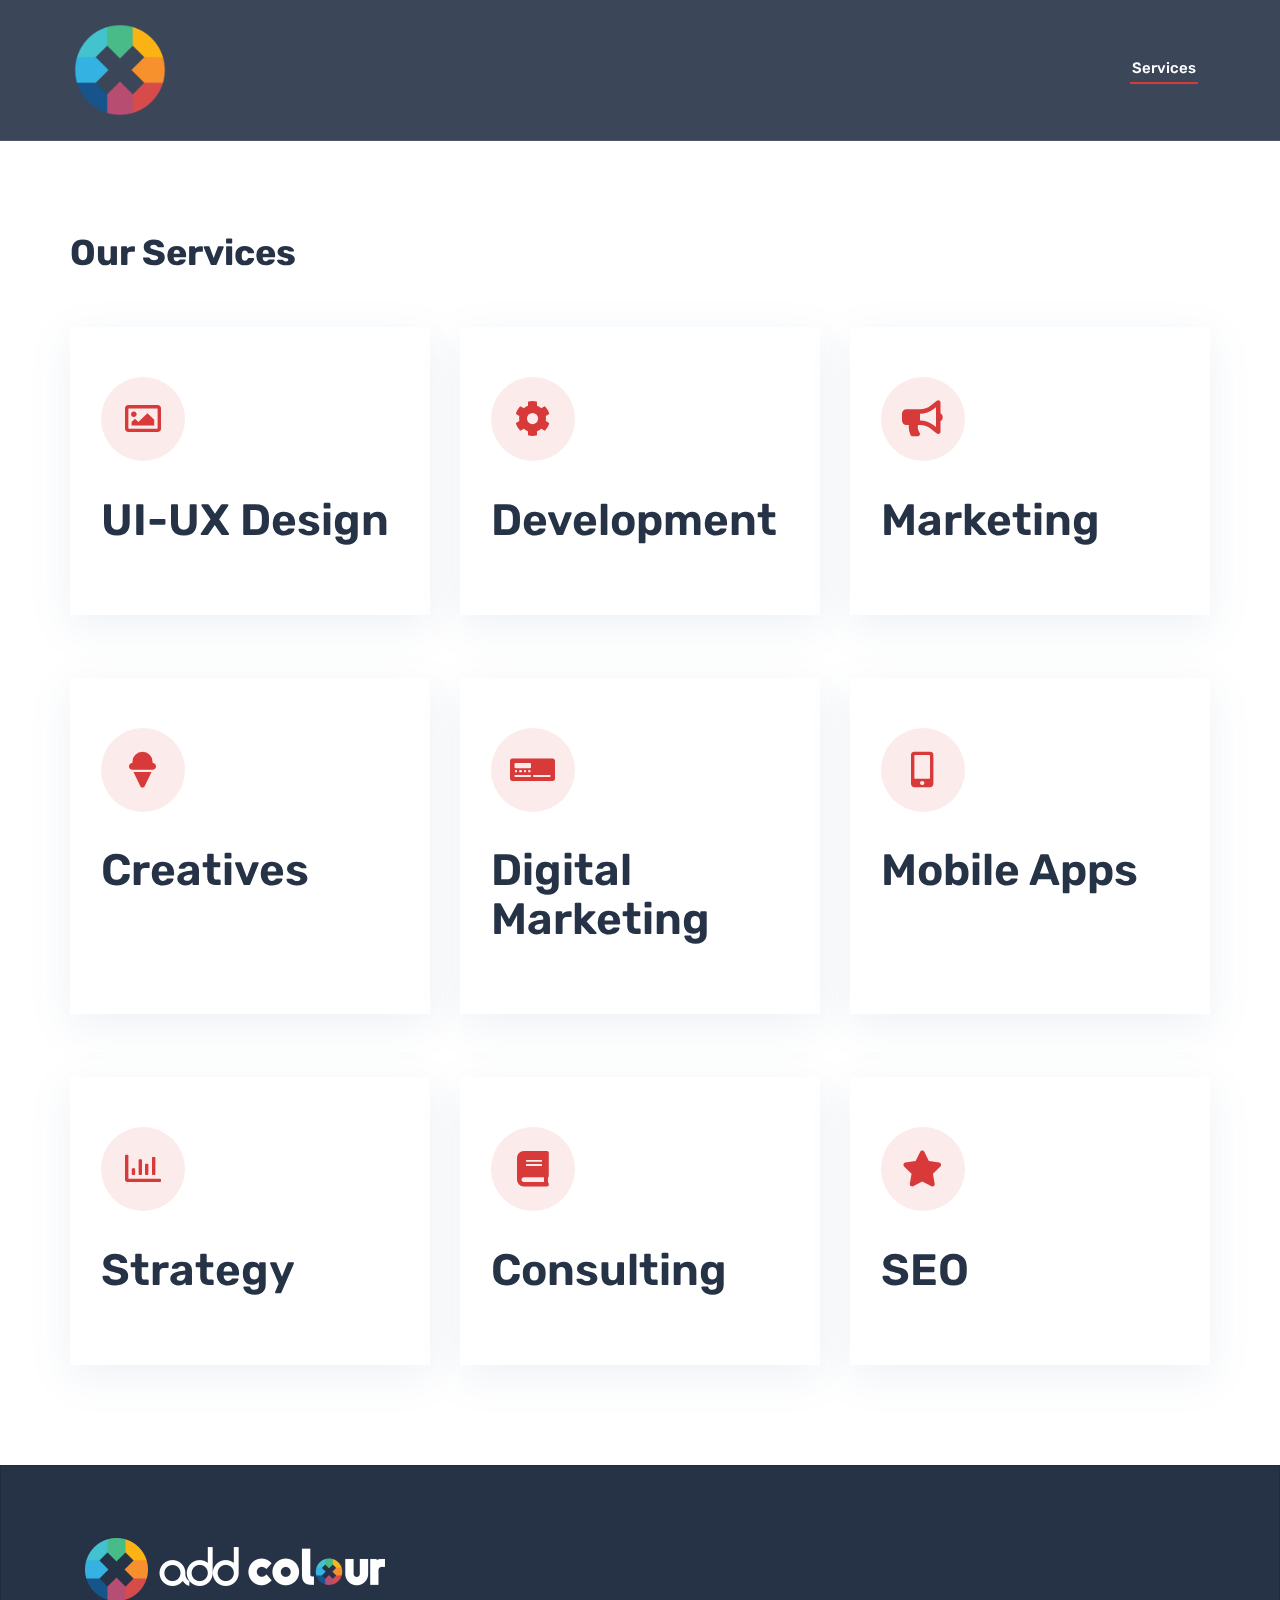
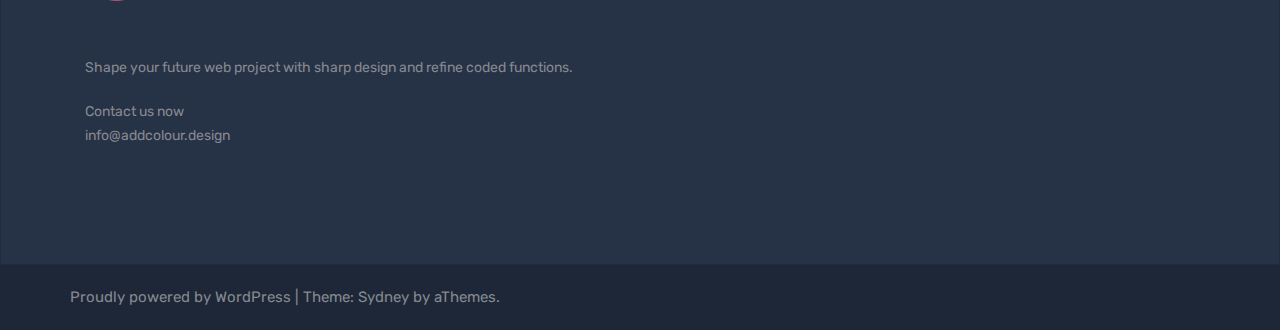
<file: portfolio/index.html>
<!DOCTYPE html>
<html lang="en-US"
	prefix="og: https://ogp.me/ns#" >
<head>
<meta charset="UTF-8">
<meta name="viewport" content="width=device-width, initial-scale=1">
<link rel="profile" href="http://gmpg.org/xfn/11">
<link rel="pingback" href="/xmlrpc.php">

<title>Add Colour Agency</title>

<!-- All In One SEO Pack 3.6.2[288,329] -->
<meta name="description"  content="Ideas For The Future, Now." />

<script type="application/ld+json" class="aioseop-schema">{"@context":"https://schema.org","@graph":[{"@type":"Organization","@id":"/#organization","url":"/","name":"Add Colour Agency","sameAs":["www.facebook.com/addcolouragency","www.instagram.com/addcolouragency","www.twitter.com/addcolouragency"],"logo":{"@type":"ImageObject","@id":"/#logo","url":"/wp-content/uploads/2020/07/icon-trans-png.png","caption":"logo"},"image":{"@id":"/#logo"},"contactPoint":{"@type":"ContactPoint","telephone":"++27812430021","contactType":"customer support"}},{"@type":"WebSite","@id":"/#website","url":"/","name":"Add Colour Agency","publisher":{"@id":"/#organization"},"potentialAction":{"@type":"SearchAction","target":"/?s={search_term_string}","query-input":"required name=search_term_string"}},{"@type":"WebPage","@id":"/services/#webpage","url":"/services/","inLanguage":"en-US","name":"Services","isPartOf":{"@id":"/#website"},"breadcrumb":{"@id":"/services/#breadcrumblist"},"description":"Ideas For The Future, Now.","datePublished":"2019-10-30T19:49:14+02:00","dateModified":"2020-07-29T22:50:13+02:00"},{"@type":"BreadcrumbList","@id":"/services/#breadcrumblist","itemListElement":[{"@type":"ListItem","position":1,"item":{"@type":"WebPage","@id":"/","url":"/","name":"Add Colour Agency"}},{"@type":"ListItem","position":2,"item":{"@type":"WebPage","@id":"/services/","url":"/services/","name":"Services"}}]}]}</script>
<link rel="canonical" href="/services/" />
<meta property="og:type" content="article" />
<meta property="og:title" content="Add Colour Agency | Add Colour Agency" />
<meta property="og:description" content="Ideas For The Future, Now." />
<meta property="og:url" content="/services/" />
<meta property="og:site_name" content="Add Colour Agency" />
<meta property="og:image" content="/wp-content/plugins/all-in-one-seo-pack/images/default-user-image.png" />
<meta property="fb:admins" content="1539633840" />
<meta property="article:published_time" content="2019-10-30T19:49:14Z" />
<meta property="article:modified_time" content="2020-07-29T22:50:13Z" />
<meta property="article:publisher" content="www.facebook.com/addcolouragency" />
<meta name="twitter:card" content="summary_large_image" />
<meta name="twitter:site" content="@addcolouragency" />
<meta name="twitter:domain" content="addcolour.design" />
<meta name="twitter:title" content="Add Colour Agency | Add Colour Agency" />
<meta name="twitter:description" content="Ideas For The Future, Now." />
<meta name="twitter:image" content="/wp-content/plugins/all-in-one-seo-pack/images/default-user-image.png" />
			<script type="text/javascript" >
				window.ga=window.ga||function(){(ga.q=ga.q||[]).push(arguments)};ga.l=+new Date;
				ga('create', 'UA-173932025-1', 'auto');
				// Plugins
				ga('require', 'displayfeatures');ga('require', 'ec');ga('require', 'linkid', 'linkid.js');ga('set', 'anonymizeIp', true);ga('require', 'outboundLinkTracker');
				ga('send', 'pageview');
			</script>
			<script async src="https://www.google-analytics.com/analytics.js"></script>
			<script async src="/wp-content/plugins/all-in-one-seo-pack/public/js/vendor/autotrack.js?ver=3.6.2"></script>
				<!-- All In One SEO Pack -->
<link rel='dns-prefetch' href='//fonts.googleapis.com' />
<link rel='dns-prefetch' href='//s.w.org' />
<link rel="alternate" type="application/rss+xml" title="Add Colour Agency &raquo; Feed" href="/feed/" />
<link rel="alternate" type="application/rss+xml" title="Add Colour Agency &raquo; Comments Feed" href="/comments/feed/" />
		<script type="text/javascript">
			window._wpemojiSettings = {"baseUrl":"https:\/\/s.w.org\/images\/core\/emoji\/12.0.0-1\/72x72\/","ext":".png","svgUrl":"https:\/\/s.w.org\/images\/core\/emoji\/12.0.0-1\/svg\/","svgExt":".svg","source":{"concatemoji":"\/wp-includes\/js\/wp-emoji-release.min.js?ver=5.4.2"}};
			/*! This file is auto-generated */
			!function(e,a,t){var r,n,o,i,p=a.createElement("canvas"),s=p.getContext&&p.getContext("2d");function c(e,t){var a=String.fromCharCode;s.clearRect(0,0,p.width,p.height),s.fillText(a.apply(this,e),0,0);var r=p.toDataURL();return s.clearRect(0,0,p.width,p.height),s.fillText(a.apply(this,t),0,0),r===p.toDataURL()}function l(e){if(!s||!s.fillText)return!1;switch(s.textBaseline="top",s.font="600 32px Arial",e){case"flag":return!c([127987,65039,8205,9895,65039],[127987,65039,8203,9895,65039])&&(!c([55356,56826,55356,56819],[55356,56826,8203,55356,56819])&&!c([55356,57332,56128,56423,56128,56418,56128,56421,56128,56430,56128,56423,56128,56447],[55356,57332,8203,56128,56423,8203,56128,56418,8203,56128,56421,8203,56128,56430,8203,56128,56423,8203,56128,56447]));case"emoji":return!c([55357,56424,55356,57342,8205,55358,56605,8205,55357,56424,55356,57340],[55357,56424,55356,57342,8203,55358,56605,8203,55357,56424,55356,57340])}return!1}function d(e){var t=a.createElement("script");t.src=e,t.defer=t.type="text/javascript",a.getElementsByTagName("head")[0].appendChild(t)}for(i=Array("flag","emoji"),t.supports={everything:!0,everythingExceptFlag:!0},o=0;o<i.length;o++)t.supports[i[o]]=l(i[o]),t.supports.everything=t.supports.everything&&t.supports[i[o]],"flag"!==i[o]&&(t.supports.everythingExceptFlag=t.supports.everythingExceptFlag&&t.supports[i[o]]);t.supports.everythingExceptFlag=t.supports.everythingExceptFlag&&!t.supports.flag,t.DOMReady=!1,t.readyCallback=function(){t.DOMReady=!0},t.supports.everything||(n=function(){t.readyCallback()},a.addEventListener?(a.addEventListener("DOMContentLoaded",n,!1),e.addEventListener("load",n,!1)):(e.attachEvent("onload",n),a.attachEvent("onreadystatechange",function(){"complete"===a.readyState&&t.readyCallback()})),(r=t.source||{}).concatemoji?d(r.concatemoji):r.wpemoji&&r.twemoji&&(d(r.twemoji),d(r.wpemoji)))}(window,document,window._wpemojiSettings);
		</script>
		<style type="text/css">
img.wp-smiley,
img.emoji {
	display: inline !important;
	border: none !important;
	box-shadow: none !important;
	height: 1em !important;
	width: 1em !important;
	margin: 0 .07em !important;
	vertical-align: -0.1em !important;
	background: none !important;
	padding: 0 !important;
}
</style>
	<link rel='stylesheet' id='sydney-bootstrap-css'  href='/wp-content/themes/sydney/css/bootstrap/bootstrap.min.css?ver=1' type='text/css' media='all' />
<link rel='stylesheet' id='wp-block-library-css'  href='/wp-includes/css/dist/block-library/style.min.css?ver=5.4.2' type='text/css' media='all' />
<link rel='stylesheet' id='acx_smw_widget_style-css'  href='/wp-content/plugins/acurax-social-media-widget/css/style.css?v=3.2.10&#038;ver=5.4.2' type='text/css' media='all' />
<link crossorigin="anonymous" rel='stylesheet' id='sydney-google-fonts-css'  href='https://fonts.googleapis.com/css?family=Rubik%3A400%2C600&#038;subset=latin&#038;display=swap' type='text/css' media='all' />
<link rel='stylesheet' id='sydney-style-css'  href='/wp-content/themes/sydney/style.css?ver=20200129' type='text/css' media='all' />
<style id='sydney-style-inline-css' type='text/css'>
.site-header { background-color:rgba(38,50,70,0.9);}
body, #mainnav ul ul a { font-family:Rubik;}
h1, h2, h3, h4, h5, h6, #mainnav ul li a, .portfolio-info, .roll-testimonials .name, .roll-team .team-content .name, .roll-team .team-item .team-pop .name, .roll-tabs .menu-tab li a, .roll-testimonials .name, .roll-project .project-filter li a, .roll-button, .roll-counter .name-count, .roll-counter .numb-count button, input[type="button"], input[type="reset"], input[type="submit"] { font-family:Rubik;}
.site-title { font-size:18px; }
.site-description { font-size:16px; }
#mainnav ul li a { font-size:15px; }
h1 { font-size:44px; }
h2 { font-size:22px; }
h3 { font-size:16px; }
h4 { font-size:14px; }
h5 { font-size:20px; }
h6 { font-size:18px; }
body { font-size:15px; }
.single .hentry .title-post { font-size:36px; }
.header-image { background-size:contain;}
.header-image { height:300px; }
.read-more-gt,.widget-area .widget_fp_social a,#mainnav ul li a:hover, .sydney_contact_info_widget span, .roll-team .team-content .name,.roll-team .team-item .team-pop .team-social li:hover a,.roll-infomation li.address:before,.roll-infomation li.phone:before,.roll-infomation li.email:before,.roll-testimonials .name,.roll-button.border,.roll-button:hover,.roll-icon-list .icon i,.roll-icon-list .content h3 a:hover,.roll-icon-box.white .content h3 a,.roll-icon-box .icon i,.roll-icon-box .content h3 a:hover,.switcher-container .switcher-icon a:focus,.go-top:hover,.hentry .meta-post a:hover,#mainnav > ul > li > a.active, #mainnav > ul > li > a:hover, button:hover, input[type="button"]:hover, input[type="reset"]:hover, input[type="submit"]:hover, .text-color, .social-menu-widget a, .social-menu-widget a:hover, .archive .team-social li a, a, h1 a, h2 a, h3 a, h4 a, h5 a, h6 a,.classic-alt .meta-post a,.single .hentry .meta-post a, .content-area.modern .hentry .meta-post span:before, .content-area.modern .post-cat { color:#d83a3a}
.reply,.woocommerce div.product .woocommerce-tabs ul.tabs li.active,.woocommerce #respond input#submit,.woocommerce a.button,.woocommerce button.button,.woocommerce input.button,.project-filter li a.active, .project-filter li a:hover,.preloader .pre-bounce1, .preloader .pre-bounce2,.roll-team .team-item .team-pop,.roll-progress .progress-animate,.roll-socials li a:hover,.roll-project .project-item .project-pop,.roll-project .project-filter li.active,.roll-project .project-filter li:hover,.roll-button.light:hover,.roll-button.border:hover,.roll-button,.roll-icon-box.white .icon,.owl-theme .owl-controls .owl-page.active span,.owl-theme .owl-controls.clickable .owl-page:hover span,.go-top,.bottom .socials li:hover a,.sidebar .widget:before,.blog-pagination ul li.active,.blog-pagination ul li:hover a,.content-area .hentry:after,.text-slider .maintitle:after,.error-wrap #search-submit:hover,#mainnav .sub-menu li:hover > a,#mainnav ul li ul:after, button, input[type="button"], input[type="reset"], input[type="submit"], .panel-grid-cell .widget-title:after { background-color:#d83a3a}
.roll-socials li a:hover,.roll-socials li a,.roll-button.light:hover,.roll-button.border,.roll-button,.roll-icon-list .icon,.roll-icon-box .icon,.owl-theme .owl-controls .owl-page span,.comment .comment-detail,.widget-tags .tag-list a:hover,.blog-pagination ul li,.hentry blockquote,.error-wrap #search-submit:hover,textarea:focus,input[type="text"]:focus,input[type="password"]:focus,input[type="datetime"]:focus,input[type="datetime-local"]:focus,input[type="date"]:focus,input[type="month"]:focus,input[type="time"]:focus,input[type="week"]:focus,input[type="number"]:focus,input[type="email"]:focus,input[type="url"]:focus,input[type="search"]:focus,input[type="tel"]:focus,input[type="color"]:focus, button, input[type="button"], input[type="reset"], input[type="submit"], .archive .team-social li a { border-color:#d83a3a}
.go-top:hover svg,.sydney_contact_info_widget span { fill:#d83a3a;}
.site-header.float-header { background-color:rgba(38,50,70,0.9);}
@media only screen and (max-width: 1024px) { .site-header { background-color:#263246;}}
.site-title a, .site-title a:hover { color:#ffffff}
.site-description { color:#ffffff}
#mainnav ul li a, #mainnav ul li::before { color:#ffffff}
#mainnav .sub-menu li a { color:#ffffff}
#mainnav .sub-menu li a { background:#263246}
.text-slider .maintitle, .text-slider .subtitle { color:#ffffff}
body { color:#868990}
#secondary { background-color:#ffffff}
#secondary, #secondary a { color:#767676}
.footer-widgets { background-color:#263246}
#sidebar-footer,#sidebar-footer a,.footer-widgets .widget-title { color:#868990}
.btn-menu .sydney-svg-icon { fill:#ffffff}
#mainnav ul li a:hover { color:#ffffff}
.site-footer { background-color:#1d2738}
.site-footer,.site-footer a { color:#868990}
.overlay { background-color:#000000}
.page-wrap { padding-top:100px;}
.page-wrap { padding-bottom:100px;}
.slide-inner { display:none;}
.slide-inner.text-slider-stopped { display:block;}
@media only screen and (max-width: 780px) { 
    	h1 { font-size: 32px;}
		h2 { font-size: 28px;}
		h3 { font-size: 22px;}
		h4 { font-size: 18px;}
		h5 { font-size: 16px;}
		h6 { font-size: 14px;}
    }

</style>
<!--[if lte IE 9]>
<link rel='stylesheet' id='sydney-ie9-css'  href='/wp-content/themes/sydney/css/ie9.css?ver=5.4.2' type='text/css' media='all' />
<![endif]-->
<link rel='stylesheet' id='elementor-icons-css'  href='/wp-content/plugins/elementor/assets/lib/eicons/css/elementor-icons.min.css?ver=5.7.0' type='text/css' media='all' />
<link rel='stylesheet' id='elementor-animations-css'  href='/wp-content/plugins/elementor/assets/lib/animations/animations.min.css?ver=2.9.14' type='text/css' media='all' />
<link rel='stylesheet' id='elementor-frontend-css'  href='/wp-content/plugins/elementor/assets/css/frontend.min.css?ver=2.9.14' type='text/css' media='all' />
<link rel='stylesheet' id='elementor-post-372-css'  href='/wp-content/uploads/elementor/css/post-372.css?ver=1596071045' type='text/css' media='all' />
<link rel='stylesheet' id='elementor-icons-shared-0-css'  href='/wp-content/plugins/elementor/assets/lib/font-awesome/css/fontawesome.min.css?ver=5.12.0' type='text/css' media='all' />
<link rel='stylesheet' id='elementor-icons-fa-regular-css'  href='/wp-content/plugins/elementor/assets/lib/font-awesome/css/regular.min.css?ver=5.12.0' type='text/css' media='all' />
<link rel='stylesheet' id='elementor-icons-fa-solid-css'  href='/wp-content/plugins/elementor/assets/lib/font-awesome/css/solid.min.css?ver=5.12.0' type='text/css' media='all' />
<script type='text/javascript' src='/wp-includes/js/jquery/jquery.js?ver=1.12.4-wp'></script>
<script type='text/javascript' src='/wp-includes/js/jquery/jquery-migrate.min.js?ver=1.4.1'></script>
<link rel='https://api.w.org/' href='/wp-json/' />
<link rel="EditURI" type="application/rsd+xml" title="RSD" href="/xmlrpc.php?rsd" />
<link rel="wlwmanifest" type="application/wlwmanifest+xml" href="/wp-includes/wlwmanifest.xml" /> 
<meta name="generator" content="WordPress 5.4.2" />
<link rel='shortlink' href='/?p=372' />
<link rel="alternate" type="application/json+oembed" href="/wp-json/oembed/1.0/embed?url=%2Fservices%2F" />
<link rel="alternate" type="text/xml+oembed" href="/wp-json/oembed/1.0/embed?url=%2Fservices%2F&#038;format=xml" />



<!-- Starting Styles For Social Media Icon From Acurax International www.acurax.com -->
<style type='text/css'>
#acx_social_widget img 
{
width: 32px; 
}
#acx_social_widget 
{
min-width:0px; 
position: static; 
}
</style>
<!-- Ending Styles For Social Media Icon From Acurax International www.acurax.com -->



			<style>
				.sydney-svg-icon {
					display: inline-block;
					width: 16px;
					height: 16px;
					vertical-align: middle;
					line-height: 1;
				}
				.team-item .team-social li .sydney-svg-icon {
					fill: #fff;
				}
				.team-item .team-social li:hover .sydney-svg-icon {
					fill: #000;
				}
				.team_hover_edits .team-social li a .sydney-svg-icon {
					fill: #000;
				}
				.team_hover_edits .team-social li:hover a .sydney-svg-icon {
					fill: #fff;
				}				
			</style>
		<style type="text/css">.recentcomments a{display:inline !important;padding:0 !important;margin:0 !important;}</style><link rel="amphtml" href="/services/?amp"><link rel="icon" href="/wp-content/uploads/2020/07/cropped-icon-trans-png-150x150.png" sizes="32x32" />
<link rel="icon" href="/wp-content/uploads/2020/07/cropped-icon-trans-png-230x230.png" sizes="192x192" />
<link rel="apple-touch-icon" href="/wp-content/uploads/2020/07/cropped-icon-trans-png-230x230.png" />
<meta name="msapplication-TileImage" content="/wp-content/uploads/2020/07/cropped-icon-trans-png-300x300.png" />
		<style type="text/css" id="wp-custom-css">
			h1, h2, h3, h4, h5, h6 {
color: #263246;
}

/* Header edits */
#mainnav .current-menu-item {
	border-bottom: 2px solid #D83A3A;
}

#mainnav li {
padding: 0 2px;
margin: 0 12px;
}

.site-header {
border-bottom: 1px solid rgba(255,255,255,0.1);
}

/* Skills edits */

.skills_percentage_fix .elementor-progress-wrapper {
	overflow: visible !important;
}

.skills_percentage_fix .elementor-progress-percentage {
	margin-top: -20px;
	padding-right: 0;
}

/* Icons edits */

.center_icons_fix .elementor-icon-box-wrapper {
align-items: center !important;
}

.center_icons_fix .elementor-icon-box-title {
	line-height: 60px;
margin-bottom: 15px !important;
}

/* Our work edits */

.our_work li a {
	color: #263246;
padding: 0 2px;
margin: 0 8px;
}

.our_work li a:hover, .our_work .active {
	color: #263246;
		border-bottom: 2px solid #D83A3A;
}

.our_work li a {
		border-bottom: 2px solid transparent;
}

.our_work li a.active {
		color: #263246;
}

.our_work li {
	background-color: transparent;
}

.our_work .roll-project.fullwidth .project-item {
width: 30%;
margin: 15px;
}

.our_work .project-title span {
position: absolute;
bottom: 0;
background-color: #fff;
width: 89%;
padding: 18px 25px;
text-align: left;
margin: 0 0 20px 20px;
}

.our_work .project-pop {
	background-color: transparent !important;
}

/* Testimonials */
.test_add_quote .fa {
display: block;
text-align: center;
font-size: 4em;
color: rgba(255,255,255,0.3) !important;
	margin-bottom: 30px;
}

.test_add_quote .avatar {
width: 80px;
border: 5px solid rgba(255,255,255,0.7);
}

.test_add_quote .testimonial-position:before {
	content: '-';
	margin: 0 5px;
}

.test_add_quote .testimonial-position {
	display: inline-block !important;
text-align: left;
	width: 51%;
}

.test_add_quote .testimonial-name {
text-align: right;
float: left;
width: 49%;
}

.test_add_quote .owl-theme .owl-controls .owl-page span {
background-color: rgba(255,255,255,0.3);
	border-color: transparent;
}

.test_add_quote .owl-theme .owl-controls .owl-page.active span {
background-color: #fff;
width: 40px;
	border-radius: 4px;
}

/* Team edits */
.team_hover_edits .team-pop .name, .team_hover_edits .team-pop .pos {
	display: none;
}

.team_hover_edits .team-pop .name, .team_hover_edits .team-pop .team-info {
top: 80% !important;
}

.team_hover_edits .team-pop .name, .team_hover_edits .team-pop {
	background-color: transparent !important;
}

.team_hover_edits .team-social li a {
color: #000;
margin-left: 10px;
height: 40px;
width: 40px;
border: none;
background-color: #fff;
border-radius: 0;
	line-height: 42px;
}

.team_hover_edits .team-pop .team-social li:hover a {
	color: #fff !important;
background-color: #D83A3A;
}

.team_hover_edits .avatar {
	box-shadow: 0px 11px 40px 0px rgba(79,118,157,0.1);
}

.team_hover_edits .team-item {
	padding: 0 25px 0 0 !important;
}

/* latest_news */
.latest_news .roll-button {	border: none !important;
	border-color: transparent !important;
}

/* footer */
.footer-widgets {
padding: 72px 0 62px;
}

#sidebar-footer {
	font-size: 14px;
}

#media_image-3 {
	margin-bottom: 47px;
}

#text-3 {
	font-size: 14px;
	padding: 0;
}

#sidebar-footer .col-md-3:first-child {
width: 338px;
padding: 0;
margin-right: 90px;
}

#sidebar-footer .col-md-3 {
	width: 18%;
}

#sidebar-footer .widget-title {
color: #fff;
text-transform: none;
font-size: 20px;
margin: 0 0 17px 0;
}

#sidebar-footer .widget-title:after {
content: '';
display: block;
width: 50px;
height: 3px;
background-color: #D83A3A;
margin-top: 17px;
}

#sidebar-footer .col-md-3:last-child {
width: 300px;
}

/* Blog edits */
#secondary #recent-posts-2 ul li {
	padding: 20px 0;
border-bottom: 1px solid rgba(0,0,0,0.1);
}

#secondary #recent-posts-2 ul li:last-child {
border-bottom: none;
}

#secondary #recent-posts-2 ul li a {
	font-size: 16px;
line-height: 24px;
color: #263246;
display: block;
margin-bottom: 10px;
}

#secondary #recent-posts-2 ul li span {
color: #868990;
font-size: 13px;
}

#secondary #categories-2 ul li, #secondary #archives-2 ul li {
	padding: 0;
font-size: 16px;
line-height: 40px;
color: #868990;
font-weight: bold;
}

#secondary .tagcloud a {
	font-size: 13px !important;
background-color: #F2F2F2;
padding: 7px 16px;
margin: 2px;
	display: inline-block;
	word-break: keep-all;
}

input[type="text"], input[type="email"] {
color: #868990;
background-color: #fff;
border: 1px solid rgba(0,0,0,0.1);
height: 42px;
padding: 13px 20px;
}

input[type="submit"] {
	width: 100%;
}

/* Contact Us*/

#contact_us_form input::placeholder, textarea::placeholder {
	color: #263246;
}

#contact_three_fields {
background-color: #FAFAFA;
border: 1px solid #e5e5e5;
height: 50px;
padding: 15px 27px;
		margin: 0 0 30px 0;
	width: 31.5%;
}

span.YourEmail > input {
	margin: 0 31px 30px 31px !important;
}

#contact_message {
	color: #263246;
background-color: #FAFAFA;
border: 1px solid #e5e5e5;
padding: 15px 27px;
margin: 0 0 30px 0;
	width: 100%;
}

#contact_submit {
	width: auto;
	padding: 15px 33px;
	font-size: 14px;
}

#contact_us_form {
	text-align: center;
}

/* Mobile edits */

@media (max-width: 768px) {
	.our_work .roll-project.fullwidth .project-item {		
		width: 45.5%;
}
	
#sidebar-footer .col-md-3:first-child {
width: 45%;
margin-right: 70px;
float: left;
}
	
#sidebar-footer .col-md-3 {
width: 45%;
float: left;
}
	
	#contact_three_fields, #contact_message {
margin: 0 30px 30px;
		width: 90%;
}
}

@media (max-width: 479px) {
.our_work .roll-project.fullwidth .project-item {		
		width: 93% !important;
}
	
.team_hover_edits .team-item {
padding: 0 !important;
}
	
#sidebar-footer .col-md-3:first-child {
width: 100%;
margin-right: 0;
}
	
#sidebar-footer .col-md-3 {
width: 100%;
}
	
#sidebar-footer .col-md-3:last-child {
width: 100%;
}
	
	#contact_three_fields, #contact_message {
		width: 85%;
}
	
.contact_iconed_list .elementor-icon-box-icon {
float: left;
margin-right: 15px !important;
}
}		</style>
		</head>

<body class="page-template page-template-page-templates page-template-page_front-page page-template-page-templatespage_front-page-php page page-id-372 elementor-default elementor-kit-573 elementor-page elementor-page-372">

	<div class="preloader">
	    <div class="spinner">
	        <div class="pre-bounce1"></div>
	        <div class="pre-bounce2"></div>
	    </div>
	</div>
	
<div id="page" class="hfeed site">
	<a class="skip-link screen-reader-text" href="#content">Skip to content</a>

		
	<div class="header-clone"></div>

	
	<header id="masthead" class="site-header" role="banner">
		<div class="header-wrap">
            <div class="container">
                <div class="row">
				<div class="col-md-4 col-sm-8 col-xs-12">
		        					<a href="/" title="Add Colour Agency"><img class="site-logo" src="/wp-content/uploads/2020/07/icon-trans-png.png" alt="Add Colour Agency" /></a>
													</div>
				<div class="col-md-8 col-sm-4 col-xs-12">
					<div class="btn-menu"><i class="sydney-svg-icon"><svg xmlns="http://www.w3.org/2000/svg" viewbox="0 0 448 512"><path d="M16 132h416c8.837 0 16-7.163 16-16V76c0-8.837-7.163-16-16-16H16C7.163 60 0 67.163 0 76v40c0 8.837 7.163 16 16 16zm0 160h416c8.837 0 16-7.163 16-16v-40c0-8.837-7.163-16-16-16H16c-8.837 0-16 7.163-16 16v40c0 8.837 7.163 16 16 16zm0 160h416c8.837 0 16-7.163 16-16v-40c0-8.837-7.163-16-16-16H16c-8.837 0-16 7.163-16 16v40c0 8.837 7.163 16 16 16z" /></svg></i></div>
					<nav id="mainnav" class="mainnav" role="navigation">
						<div class="menu-services_only-container"><ul id="menu-services_only" class="menu"><li id="menu-item-579" class="menu-item menu-item-type-post_type menu-item-object-page current-menu-item page_item page-item-372 current_page_item menu-item-579"><a href="/services/" aria-current="page">Services</a></li>
</ul></div>					</nav><!-- #site-navigation -->
				</div>
				</div>
			</div>
		</div>
	</header><!-- #masthead -->

	
	<div class="sydney-hero-area">
				<div class="header-image">
			<div class="overlay"></div>			<img class="header-inner" src="/wp-content/uploads/2020/07/cropped-unsplash-ARCHIGEROSA-scaled-1.jpg" width="1920" alt="Add Colour Agency" title="Add Colour Agency">
		</div>
		
			</div>

	
	<div id="content" class="page-wrap">
		<div class="container content-wrapper">
			<div class="row">	
	<div id="primary" class="fp-content-area">
		<main id="main" class="site-main" role="main">

			<div class="entry-content">
											<div data-elementor-type="wp-page" data-elementor-id="372" class="elementor elementor-372" data-elementor-settings="[]">
			<div class="elementor-inner">
				<div class="elementor-section-wrap">
							<section class="elementor-element elementor-element-44e53083 elementor-section-boxed elementor-section-height-default elementor-section-height-default elementor-section elementor-top-section" data-id="44e53083" data-element_type="section" data-settings="{&quot;background_background&quot;:&quot;classic&quot;}">
						<div class="elementor-container elementor-column-gap-default">
				<div class="elementor-row">
				<div class="elementor-element elementor-element-28ccb34b elementor-column elementor-col-100 elementor-top-column" data-id="28ccb34b" data-element_type="column">
			<div class="elementor-column-wrap  elementor-element-populated">
					<div class="elementor-widget-wrap">
				<div class="elementor-element elementor-element-4e74ea33 elementor-widget elementor-widget-heading" data-id="4e74ea33" data-element_type="widget" data-widget_type="heading.default">
				<div class="elementor-widget-container">
			<p class="elementor-heading-title elementor-size-default">Our Services</p>		</div>
				</div>
				<section class="elementor-element elementor-element-1bb51272 elementor-section-boxed elementor-section-height-default elementor-section-height-default elementor-section elementor-inner-section" data-id="1bb51272" data-element_type="section">
						<div class="elementor-container elementor-column-gap-default">
				<div class="elementor-row">
				<div class="elementor-element elementor-element-1708faf2 elementor-column elementor-col-33 elementor-inner-column" data-id="1708faf2" data-element_type="column" data-settings="{&quot;background_background&quot;:&quot;classic&quot;}">
			<div class="elementor-column-wrap  elementor-element-populated">
					<div class="elementor-widget-wrap">
				<div class="elementor-element elementor-element-2add265f elementor-view-stacked elementor-shape-circle elementor-position-top elementor-vertical-align-top elementor-widget elementor-widget-icon-box" data-id="2add265f" data-element_type="widget" data-widget_type="icon-box.default">
				<div class="elementor-widget-container">
					<div class="elementor-icon-box-wrapper">
						<div class="elementor-icon-box-icon">
				<span class="elementor-icon elementor-animation-" >
				<i aria-hidden="true" class="far fa-image"></i>				</span>
			</div>
						<div class="elementor-icon-box-content">
				<h1 class="elementor-icon-box-title">
					<span >UI-UX Design</span>
				</h1>
							</div>
		</div>
				</div>
				</div>
						</div>
			</div>
		</div>
				<div class="elementor-element elementor-element-225f3b41 elementor-column elementor-col-33 elementor-inner-column" data-id="225f3b41" data-element_type="column" data-settings="{&quot;background_background&quot;:&quot;classic&quot;}">
			<div class="elementor-column-wrap  elementor-element-populated">
					<div class="elementor-widget-wrap">
				<div class="elementor-element elementor-element-30ebfc4a elementor-view-stacked elementor-shape-circle elementor-position-top elementor-vertical-align-top elementor-widget elementor-widget-icon-box" data-id="30ebfc4a" data-element_type="widget" data-widget_type="icon-box.default">
				<div class="elementor-widget-container">
					<div class="elementor-icon-box-wrapper">
						<div class="elementor-icon-box-icon">
				<span class="elementor-icon elementor-animation-" >
				<i aria-hidden="true" class="fas fa-cog"></i>				</span>
			</div>
						<div class="elementor-icon-box-content">
				<h1 class="elementor-icon-box-title">
					<span >Development</span>
				</h1>
							</div>
		</div>
				</div>
				</div>
						</div>
			</div>
		</div>
				<div class="elementor-element elementor-element-163b3578 elementor-column elementor-col-33 elementor-inner-column" data-id="163b3578" data-element_type="column" data-settings="{&quot;background_background&quot;:&quot;classic&quot;}">
			<div class="elementor-column-wrap  elementor-element-populated">
					<div class="elementor-widget-wrap">
				<div class="elementor-element elementor-element-2c8a63db elementor-view-stacked elementor-shape-circle elementor-position-top elementor-vertical-align-top elementor-widget elementor-widget-icon-box" data-id="2c8a63db" data-element_type="widget" data-widget_type="icon-box.default">
				<div class="elementor-widget-container">
					<div class="elementor-icon-box-wrapper">
						<div class="elementor-icon-box-icon">
				<span class="elementor-icon elementor-animation-" >
				<i aria-hidden="true" class="fas fa-bullhorn"></i>				</span>
			</div>
						<div class="elementor-icon-box-content">
				<h1 class="elementor-icon-box-title">
					<span >Marketing</span>
				</h1>
							</div>
		</div>
				</div>
				</div>
						</div>
			</div>
		</div>
						</div>
			</div>
		</section>
				<section class="elementor-element elementor-element-093582e elementor-section-boxed elementor-section-height-default elementor-section-height-default elementor-section elementor-inner-section" data-id="093582e" data-element_type="section">
						<div class="elementor-container elementor-column-gap-default">
				<div class="elementor-row">
				<div class="elementor-element elementor-element-d710cdf elementor-column elementor-col-33 elementor-inner-column" data-id="d710cdf" data-element_type="column" data-settings="{&quot;background_background&quot;:&quot;classic&quot;}">
			<div class="elementor-column-wrap  elementor-element-populated">
					<div class="elementor-widget-wrap">
				<div class="elementor-element elementor-element-5e76150 elementor-view-stacked elementor-shape-circle elementor-position-top elementor-vertical-align-top elementor-widget elementor-widget-icon-box" data-id="5e76150" data-element_type="widget" data-widget_type="icon-box.default">
				<div class="elementor-widget-container">
					<div class="elementor-icon-box-wrapper">
						<div class="elementor-icon-box-icon">
				<span class="elementor-icon elementor-animation-" >
				<i aria-hidden="true" class="fas fa-ice-cream"></i>				</span>
			</div>
						<div class="elementor-icon-box-content">
				<h1 class="elementor-icon-box-title">
					<span >Creatives</span>
				</h1>
							</div>
		</div>
				</div>
				</div>
						</div>
			</div>
		</div>
				<div class="elementor-element elementor-element-36435f7 elementor-column elementor-col-33 elementor-inner-column" data-id="36435f7" data-element_type="column" data-settings="{&quot;background_background&quot;:&quot;classic&quot;}">
			<div class="elementor-column-wrap  elementor-element-populated">
					<div class="elementor-widget-wrap">
				<div class="elementor-element elementor-element-9bb439e elementor-view-stacked elementor-shape-circle elementor-position-top elementor-vertical-align-top elementor-widget elementor-widget-icon-box" data-id="9bb439e" data-element_type="widget" data-widget_type="icon-box.default">
				<div class="elementor-widget-container">
					<div class="elementor-icon-box-wrapper">
						<div class="elementor-icon-box-icon">
				<span class="elementor-icon elementor-animation-" >
				<i aria-hidden="true" class="fas fa-digital-tachograph"></i>				</span>
			</div>
						<div class="elementor-icon-box-content">
				<h1 class="elementor-icon-box-title">
					<span >Digital Marketing</span>
				</h1>
							</div>
		</div>
				</div>
				</div>
						</div>
			</div>
		</div>
				<div class="elementor-element elementor-element-c7b3e2d elementor-column elementor-col-33 elementor-inner-column" data-id="c7b3e2d" data-element_type="column" data-settings="{&quot;background_background&quot;:&quot;classic&quot;}">
			<div class="elementor-column-wrap  elementor-element-populated">
					<div class="elementor-widget-wrap">
				<div class="elementor-element elementor-element-4d111c2 elementor-view-stacked elementor-shape-circle elementor-position-top elementor-vertical-align-top elementor-widget elementor-widget-icon-box" data-id="4d111c2" data-element_type="widget" data-widget_type="icon-box.default">
				<div class="elementor-widget-container">
					<div class="elementor-icon-box-wrapper">
						<div class="elementor-icon-box-icon">
				<span class="elementor-icon elementor-animation-" >
				<i aria-hidden="true" class="fas fa-mobile-alt"></i>				</span>
			</div>
						<div class="elementor-icon-box-content">
				<h1 class="elementor-icon-box-title">
					<span >Mobile Apps</span>
				</h1>
							</div>
		</div>
				</div>
				</div>
						</div>
			</div>
		</div>
						</div>
			</div>
		</section>
				<section class="elementor-element elementor-element-d681c49 elementor-section-boxed elementor-section-height-default elementor-section-height-default elementor-section elementor-inner-section" data-id="d681c49" data-element_type="section">
						<div class="elementor-container elementor-column-gap-default">
				<div class="elementor-row">
				<div class="elementor-element elementor-element-84ff1ad elementor-column elementor-col-33 elementor-inner-column" data-id="84ff1ad" data-element_type="column" data-settings="{&quot;background_background&quot;:&quot;classic&quot;}">
			<div class="elementor-column-wrap  elementor-element-populated">
					<div class="elementor-widget-wrap">
				<div class="elementor-element elementor-element-6a37c0c elementor-view-stacked elementor-shape-circle elementor-position-top elementor-vertical-align-top elementor-widget elementor-widget-icon-box" data-id="6a37c0c" data-element_type="widget" data-widget_type="icon-box.default">
				<div class="elementor-widget-container">
					<div class="elementor-icon-box-wrapper">
						<div class="elementor-icon-box-icon">
				<span class="elementor-icon elementor-animation-" >
				<i aria-hidden="true" class="far fa-chart-bar"></i>				</span>
			</div>
						<div class="elementor-icon-box-content">
				<h1 class="elementor-icon-box-title">
					<span >Strategy</span>
				</h1>
							</div>
		</div>
				</div>
				</div>
						</div>
			</div>
		</div>
				<div class="elementor-element elementor-element-bc96507 elementor-column elementor-col-33 elementor-inner-column" data-id="bc96507" data-element_type="column" data-settings="{&quot;background_background&quot;:&quot;classic&quot;}">
			<div class="elementor-column-wrap  elementor-element-populated">
					<div class="elementor-widget-wrap">
				<div class="elementor-element elementor-element-d52d288 elementor-view-stacked elementor-shape-circle elementor-position-top elementor-vertical-align-top elementor-widget elementor-widget-icon-box" data-id="d52d288" data-element_type="widget" data-widget_type="icon-box.default">
				<div class="elementor-widget-container">
					<div class="elementor-icon-box-wrapper">
						<div class="elementor-icon-box-icon">
				<span class="elementor-icon elementor-animation-" >
				<i aria-hidden="true" class="fas fa-book"></i>				</span>
			</div>
						<div class="elementor-icon-box-content">
				<h1 class="elementor-icon-box-title">
					<span >Consulting</span>
				</h1>
							</div>
		</div>
				</div>
				</div>
						</div>
			</div>
		</div>
				<div class="elementor-element elementor-element-5d1ab23 elementor-column elementor-col-33 elementor-inner-column" data-id="5d1ab23" data-element_type="column" data-settings="{&quot;background_background&quot;:&quot;classic&quot;}">
			<div class="elementor-column-wrap  elementor-element-populated">
					<div class="elementor-widget-wrap">
				<div class="elementor-element elementor-element-97d7ed9 elementor-view-stacked elementor-shape-circle elementor-position-top elementor-vertical-align-top elementor-widget elementor-widget-icon-box" data-id="97d7ed9" data-element_type="widget" data-widget_type="icon-box.default">
				<div class="elementor-widget-container">
					<div class="elementor-icon-box-wrapper">
						<div class="elementor-icon-box-icon">
				<span class="elementor-icon elementor-animation-" >
				<i aria-hidden="true" class="fas fa-star"></i>				</span>
			</div>
						<div class="elementor-icon-box-content">
				<h1 class="elementor-icon-box-title">
					<span >SEO</span>
				</h1>
							</div>
		</div>
				</div>
				</div>
						</div>
			</div>
		</div>
						</div>
			</div>
		</section>
						</div>
			</div>
		</div>
						</div>
			</div>
		</section>
						</div>
			</div>
		</div>
									</div><!-- .entry-content -->

		</main><!-- #main -->
	</div><!-- #primary -->

			</div>
		</div>
	</div><!-- #content -->

	
			

	
	<div id="sidebar-footer" class="footer-widgets widget-area" role="complementary">
		<div class="container">
							<div class="sidebar-column col-md-12">
					<aside id="media_image-1" class="widget widget_media_image"><img width="300" height="63" src="/wp-content/uploads/2020/07/full-logo-for-dark-background1-300x63.png" class="image wp-image-588  attachment-medium size-medium" alt="footer" style="max-width: 100%; height: auto;" srcset="/wp-content/uploads/2020/07/full-logo-for-dark-background1-300x63.png 300w, /wp-content/uploads/2020/07/full-logo-for-dark-background1-1024x215.png 1024w, /wp-content/uploads/2020/07/full-logo-for-dark-background1-768x162.png 768w, /wp-content/uploads/2020/07/full-logo-for-dark-background1-1536x323.png 1536w, /wp-content/uploads/2020/07/full-logo-for-dark-background1-2048x431.png 2048w, /wp-content/uploads/2020/07/full-logo-for-dark-background1-830x175.png 830w, /wp-content/uploads/2020/07/full-logo-for-dark-background1-230x48.png 230w, /wp-content/uploads/2020/07/full-logo-for-dark-background1-350x74.png 350w, /wp-content/uploads/2020/07/full-logo-for-dark-background1-480x101.png 480w" sizes="(max-width: 300px) 100vw, 300px" /></aside><aside id="text-2" class="widget widget_text">			<div class="textwidget"><p>Shape your future web project with sharp design and refine coded functions.</p>
<p>Contact us now<br />
info@addcolour.design</p>
</div>
		</aside>				</div>
				
				
				
				
		</div>	
	</div>	
    <a class="go-top"><i class="sydney-svg-icon"><svg xmlns="http://www.w3.org/2000/svg" viewbox="0 0 448 512"><path d="M240.971 130.524l194.343 194.343c9.373 9.373 9.373 24.569 0 33.941l-22.667 22.667c-9.357 9.357-24.522 9.375-33.901.04L224 227.495 69.255 381.516c-9.379 9.335-24.544 9.317-33.901-.04l-22.667-22.667c-9.373-9.373-9.373-24.569 0-33.941L207.03 130.525c9.372-9.373 24.568-9.373 33.941-.001z" /></svg></i></a>
		
	<footer id="colophon" class="site-footer" role="contentinfo">
		<div class="site-info container">
			<a href="https://wordpress.org/">Proudly powered by WordPress</a>
			<span class="sep"> | </span>
			Theme: <a href="https://athemes.com/theme/sydney" rel="nofollow">Sydney</a> by aThemes.		</div><!-- .site-info -->
	</footer><!-- #colophon -->

	
</div><!-- #page -->

<script type='text/javascript' src='/wp-content/plugins/sydney-toolbox/js/main.js?ver=20200504'></script>
<script type='text/javascript' src='/wp-content/themes/sydney/js/elementor.js?ver=20200504'></script>
<script type='text/javascript' src='/wp-content/themes/sydney/js/scripts.js?ver=5.4.2'></script>
<script type='text/javascript' src='/wp-content/themes/sydney/js/main.min.js?ver=20200504'></script>
<script type='text/javascript' src='/wp-includes/js/wp-embed.min.js?ver=5.4.2'></script>
<script type='text/javascript' src='/wp-content/plugins/elementor/assets/js/frontend-modules.min.js?ver=2.9.14'></script>
<script type='text/javascript' src='/wp-includes/js/jquery/ui/position.min.js?ver=1.11.4'></script>
<script type='text/javascript' src='/wp-content/plugins/elementor/assets/lib/dialog/dialog.min.js?ver=4.7.6'></script>
<script type='text/javascript' src='/wp-content/plugins/elementor/assets/lib/waypoints/waypoints.min.js?ver=4.0.2'></script>
<script type='text/javascript' src='/wp-content/plugins/elementor/assets/lib/swiper/swiper.min.js?ver=5.3.6'></script>
<script type='text/javascript' src='/wp-content/plugins/elementor/assets/lib/share-link/share-link.min.js?ver=2.9.14'></script>
<script type='text/javascript'>
var elementorFrontendConfig = {"environmentMode":{"edit":false,"wpPreview":false},"i18n":{"shareOnFacebook":"Share on Facebook","shareOnTwitter":"Share on Twitter","pinIt":"Pin it","downloadImage":"Download image"},"is_rtl":false,"breakpoints":{"xs":0,"sm":480,"md":768,"lg":1025,"xl":1440,"xxl":1600},"version":"2.9.14","urls":{"assets":"\/wp-content\/plugins\/elementor\/assets\/"},"settings":{"page":[],"general":{"elementor_global_image_lightbox":"yes","elementor_lightbox_enable_counter":"yes","elementor_lightbox_enable_fullscreen":"yes","elementor_lightbox_enable_zoom":"yes","elementor_lightbox_enable_share":"yes","elementor_lightbox_title_src":"title","elementor_lightbox_description_src":"description"},"editorPreferences":[]},"post":{"id":372,"title":"Services%20%E2%80%93%20Add%20Colour%20Agency","excerpt":"","featuredImage":false}};
</script>
<script type='text/javascript' src='/wp-content/plugins/elementor/assets/js/frontend.min.js?ver=2.9.14'></script>
	<script>
	/(trident|msie)/i.test(navigator.userAgent)&&document.getElementById&&window.addEventListener&&window.addEventListener("hashchange",function(){var t,e=location.hash.substring(1);/^[A-z0-9_-]+$/.test(e)&&(t=document.getElementById(e))&&(/^(?:a|select|input|button|textarea)$/i.test(t.tagName)||(t.tabIndex=-1),t.focus())},!1);
	</script>
	
</body>
</html>
</file>
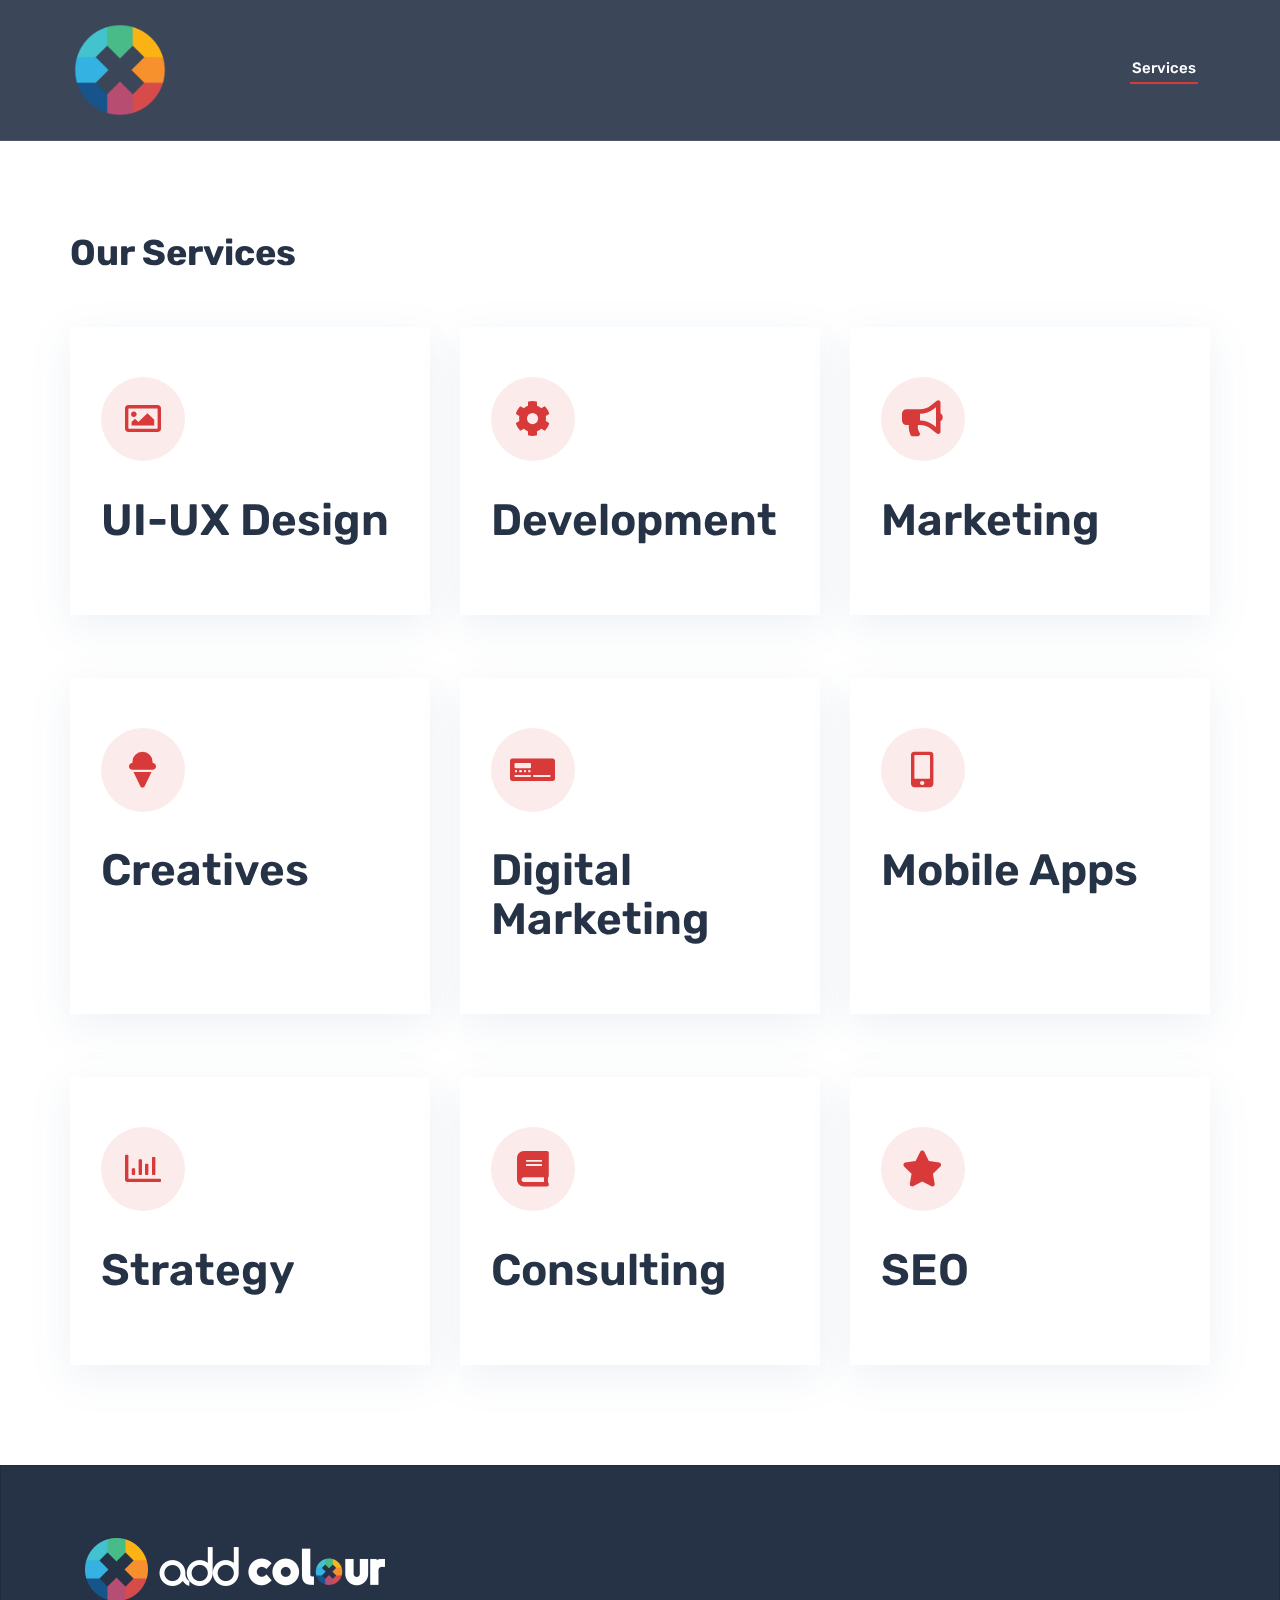
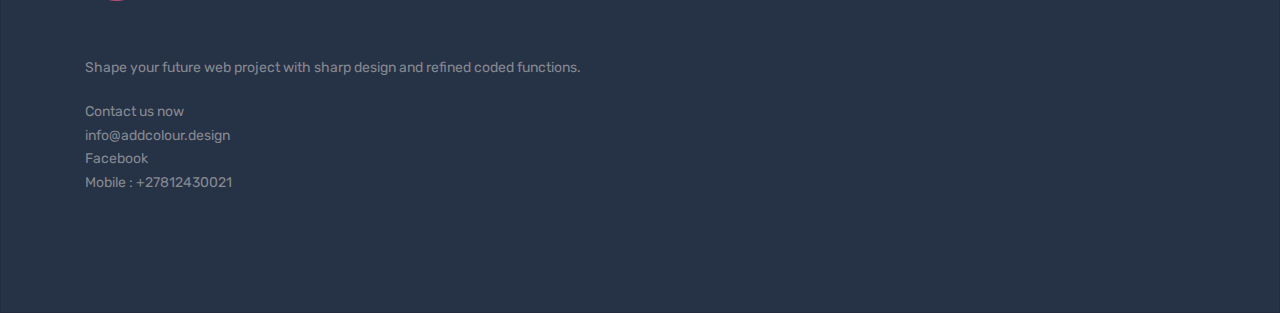
<file: services/index.html>
<!DOCTYPE html>
<html lang="en-US"
	prefix="og: https://ogp.me/ns#" >
<head>
<meta charset="UTF-8">
<meta name="viewport" content="width=device-width, initial-scale=1">
<link rel="profile" href="http://gmpg.org/xfn/11">
<link rel="pingback" href="/xmlrpc.php">

<title>Add Colour Agency | Add Colour Agency</title>

<!-- All In One SEO Pack 3.6.2[288,329] -->
<meta name="description"  content="Ideas For The Future, Now." />

<script type="application/ld+json" class="aioseop-schema">{"@context":"https://schema.org","@graph":[{"@type":"Organization","@id":"/#organization","url":"/","name":"Add Colour Agency","sameAs":["www.facebook.com/addcolouragency","www.instagram.com/addcolouragency","www.twitter.com/addcolouragency"],"logo":{"@type":"ImageObject","@id":"/#logo","url":"/wp-content/uploads/2020/07/icon-trans-png.png","caption":"logo"},"image":{"@id":"/#logo"},"contactPoint":{"@type":"ContactPoint","telephone":"++27812430021","contactType":"customer support"}},{"@type":"WebSite","@id":"/#website","url":"/","name":"Add Colour Agency","publisher":{"@id":"/#organization"},"potentialAction":{"@type":"SearchAction","target":"/?s={search_term_string}","query-input":"required name=search_term_string"}},{"@type":"WebPage","@id":"/services/#webpage","url":"/services/","inLanguage":"en-US","name":"Services","isPartOf":{"@id":"/#website"},"breadcrumb":{"@id":"/services/#breadcrumblist"},"description":"Ideas For The Future, Now.","datePublished":"2019-10-30T19:49:14+02:00","dateModified":"2020-07-29T22:50:13+02:00"},{"@type":"BreadcrumbList","@id":"/services/#breadcrumblist","itemListElement":[{"@type":"ListItem","position":1,"item":{"@type":"WebPage","@id":"/","url":"/","name":"Add Colour Agency"}},{"@type":"ListItem","position":2,"item":{"@type":"WebPage","@id":"/services/","url":"/services/","name":"Services"}}]}]}</script>
<link rel="canonical" href="/services/" />
<meta property="og:type" content="website" />
<meta property="og:title" content="Add Colour Agency | Add Colour Agency" />
<meta property="og:description" content="Ideas For The Future, Now." />
<meta property="og:url" content="/services/" />
<meta property="og:site_name" content="Add Colour Agency" />
<meta property="og:image" content="/wp-content/plugins/all-in-one-seo-pack/images/default-user-image.png" />
<meta property="fb:admins" content="1539633840" />
<meta property="article:published_time" content="2019-10-30T19:49:14Z" />
<meta property="article:modified_time" content="2020-07-29T22:50:13Z" />
<meta property="article:publisher" content="www.facebook.com/addcolouragency" />
<meta name="twitter:card" content="summary_large_image" />
<meta name="twitter:site" content="@addcolouragency" />
<meta name="twitter:domain" content="addcolour.design" />
<meta name="twitter:title" content="Add Colour Agency | Add Colour Agency" />
<meta name="twitter:description" content="Ideas For The Future, Now." />
<meta name="twitter:image" content="/wp-content/plugins/all-in-one-seo-pack/images/default-user-image.png" />
			<script type="text/javascript" >
				window.ga=window.ga||function(){(ga.q=ga.q||[]).push(arguments)};ga.l=+new Date;
				ga('create', 'UA-173932025-1', 'auto');
				// Plugins
				ga('require', 'displayfeatures');ga('require', 'ec');ga('require', 'linkid', 'linkid.js');ga('set', 'anonymizeIp', true);ga('require', 'outboundLinkTracker');
				ga('send', 'pageview');
			</script>
			<script async src="https://www.google-analytics.com/analytics.js"></script>
			<script async src="/wp-content/plugins/all-in-one-seo-pack/public/js/vendor/autotrack.js?ver=3.6.2"></script>
				<!-- All In One SEO Pack -->
<link rel='dns-prefetch' href='//fonts.googleapis.com' />
<link rel='dns-prefetch' href='//s.w.org' />
<link rel="alternate" type="application/rss+xml" title="Add Colour Agency &raquo; Feed" href="/feed/" />
<link rel="alternate" type="application/rss+xml" title="Add Colour Agency &raquo; Comments Feed" href="/comments/feed/" />
		<script type="text/javascript">
			window._wpemojiSettings = {"baseUrl":"https:\/\/s.w.org\/images\/core\/emoji\/12.0.0-1\/72x72\/","ext":".png","svgUrl":"https:\/\/s.w.org\/images\/core\/emoji\/12.0.0-1\/svg\/","svgExt":".svg","source":{"concatemoji":"\/wp-includes\/js\/wp-emoji-release.min.js?ver=5.4.2"}};
			/*! This file is auto-generated */
			!function(e,a,t){var r,n,o,i,p=a.createElement("canvas"),s=p.getContext&&p.getContext("2d");function c(e,t){var a=String.fromCharCode;s.clearRect(0,0,p.width,p.height),s.fillText(a.apply(this,e),0,0);var r=p.toDataURL();return s.clearRect(0,0,p.width,p.height),s.fillText(a.apply(this,t),0,0),r===p.toDataURL()}function l(e){if(!s||!s.fillText)return!1;switch(s.textBaseline="top",s.font="600 32px Arial",e){case"flag":return!c([127987,65039,8205,9895,65039],[127987,65039,8203,9895,65039])&&(!c([55356,56826,55356,56819],[55356,56826,8203,55356,56819])&&!c([55356,57332,56128,56423,56128,56418,56128,56421,56128,56430,56128,56423,56128,56447],[55356,57332,8203,56128,56423,8203,56128,56418,8203,56128,56421,8203,56128,56430,8203,56128,56423,8203,56128,56447]));case"emoji":return!c([55357,56424,55356,57342,8205,55358,56605,8205,55357,56424,55356,57340],[55357,56424,55356,57342,8203,55358,56605,8203,55357,56424,55356,57340])}return!1}function d(e){var t=a.createElement("script");t.src=e,t.defer=t.type="text/javascript",a.getElementsByTagName("head")[0].appendChild(t)}for(i=Array("flag","emoji"),t.supports={everything:!0,everythingExceptFlag:!0},o=0;o<i.length;o++)t.supports[i[o]]=l(i[o]),t.supports.everything=t.supports.everything&&t.supports[i[o]],"flag"!==i[o]&&(t.supports.everythingExceptFlag=t.supports.everythingExceptFlag&&t.supports[i[o]]);t.supports.everythingExceptFlag=t.supports.everythingExceptFlag&&!t.supports.flag,t.DOMReady=!1,t.readyCallback=function(){t.DOMReady=!0},t.supports.everything||(n=function(){t.readyCallback()},a.addEventListener?(a.addEventListener("DOMContentLoaded",n,!1),e.addEventListener("load",n,!1)):(e.attachEvent("onload",n),a.attachEvent("onreadystatechange",function(){"complete"===a.readyState&&t.readyCallback()})),(r=t.source||{}).concatemoji?d(r.concatemoji):r.wpemoji&&r.twemoji&&(d(r.twemoji),d(r.wpemoji)))}(window,document,window._wpemojiSettings);
		</script>
		<style type="text/css">
img.wp-smiley,
img.emoji {
	display: inline !important;
	border: none !important;
	box-shadow: none !important;
	height: 1em !important;
	width: 1em !important;
	margin: 0 .07em !important;
	vertical-align: -0.1em !important;
	background: none !important;
	padding: 0 !important;
}
</style>
	<link rel='stylesheet' id='sydney-bootstrap-css'  href='/wp-content/themes/sydney/css/bootstrap/bootstrap.min.css?ver=1' type='text/css' media='all' />
<link rel='stylesheet' id='wp-block-library-css'  href='/wp-includes/css/dist/block-library/style.min.css?ver=5.4.2' type='text/css' media='all' />
<link rel='stylesheet' id='acx_smw_widget_style-css'  href='/wp-content/plugins/acurax-social-media-widget/css/style.css?v=3.2.10&#038;ver=5.4.2' type='text/css' media='all' />
<link crossorigin="anonymous" rel='stylesheet' id='sydney-google-fonts-css'  href='https://fonts.googleapis.com/css?family=Rubik%3A400%2C600&#038;subset=latin&#038;display=swap' type='text/css' media='all' />
<link rel='stylesheet' id='sydney-style-css'  href='/wp-content/themes/sydney/style.css?ver=20200129' type='text/css' media='all' />
<style id='sydney-style-inline-css' type='text/css'>
.site-header { background-color:rgba(38,50,70,0.9);}
body, #mainnav ul ul a { font-family:Rubik;}
h1, h2, h3, h4, h5, h6, #mainnav ul li a, .portfolio-info, .roll-testimonials .name, .roll-team .team-content .name, .roll-team .team-item .team-pop .name, .roll-tabs .menu-tab li a, .roll-testimonials .name, .roll-project .project-filter li a, .roll-button, .roll-counter .name-count, .roll-counter .numb-count button, input[type="button"], input[type="reset"], input[type="submit"] { font-family:Rubik;}
.site-title { font-size:18px; }
.site-description { font-size:16px; }
#mainnav ul li a { font-size:15px; }
h1 { font-size:44px; }
h2 { font-size:22px; }
h3 { font-size:16px; }
h4 { font-size:14px; }
h5 { font-size:20px; }
h6 { font-size:18px; }
body { font-size:15px; }
.single .hentry .title-post { font-size:36px; }
.header-image { background-size:contain;}
.header-image { height:300px; }
.read-more-gt,.widget-area .widget_fp_social a,#mainnav ul li a:hover, .sydney_contact_info_widget span, .roll-team .team-content .name,.roll-team .team-item .team-pop .team-social li:hover a,.roll-infomation li.address:before,.roll-infomation li.phone:before,.roll-infomation li.email:before,.roll-testimonials .name,.roll-button.border,.roll-button:hover,.roll-icon-list .icon i,.roll-icon-list .content h3 a:hover,.roll-icon-box.white .content h3 a,.roll-icon-box .icon i,.roll-icon-box .content h3 a:hover,.switcher-container .switcher-icon a:focus,.go-top:hover,.hentry .meta-post a:hover,#mainnav > ul > li > a.active, #mainnav > ul > li > a:hover, button:hover, input[type="button"]:hover, input[type="reset"]:hover, input[type="submit"]:hover, .text-color, .social-menu-widget a, .social-menu-widget a:hover, .archive .team-social li a, a, h1 a, h2 a, h3 a, h4 a, h5 a, h6 a,.classic-alt .meta-post a,.single .hentry .meta-post a, .content-area.modern .hentry .meta-post span:before, .content-area.modern .post-cat { color:#d83a3a}
.reply,.woocommerce div.product .woocommerce-tabs ul.tabs li.active,.woocommerce #respond input#submit,.woocommerce a.button,.woocommerce button.button,.woocommerce input.button,.project-filter li a.active, .project-filter li a:hover,.preloader .pre-bounce1, .preloader .pre-bounce2,.roll-team .team-item .team-pop,.roll-progress .progress-animate,.roll-socials li a:hover,.roll-project .project-item .project-pop,.roll-project .project-filter li.active,.roll-project .project-filter li:hover,.roll-button.light:hover,.roll-button.border:hover,.roll-button,.roll-icon-box.white .icon,.owl-theme .owl-controls .owl-page.active span,.owl-theme .owl-controls.clickable .owl-page:hover span,.go-top,.bottom .socials li:hover a,.sidebar .widget:before,.blog-pagination ul li.active,.blog-pagination ul li:hover a,.content-area .hentry:after,.text-slider .maintitle:after,.error-wrap #search-submit:hover,#mainnav .sub-menu li:hover > a,#mainnav ul li ul:after, button, input[type="button"], input[type="reset"], input[type="submit"], .panel-grid-cell .widget-title:after { background-color:#d83a3a}
.roll-socials li a:hover,.roll-socials li a,.roll-button.light:hover,.roll-button.border,.roll-button,.roll-icon-list .icon,.roll-icon-box .icon,.owl-theme .owl-controls .owl-page span,.comment .comment-detail,.widget-tags .tag-list a:hover,.blog-pagination ul li,.hentry blockquote,.error-wrap #search-submit:hover,textarea:focus,input[type="text"]:focus,input[type="password"]:focus,input[type="datetime"]:focus,input[type="datetime-local"]:focus,input[type="date"]:focus,input[type="month"]:focus,input[type="time"]:focus,input[type="week"]:focus,input[type="number"]:focus,input[type="email"]:focus,input[type="url"]:focus,input[type="search"]:focus,input[type="tel"]:focus,input[type="color"]:focus, button, input[type="button"], input[type="reset"], input[type="submit"], .archive .team-social li a { border-color:#d83a3a}
.go-top:hover svg,.sydney_contact_info_widget span { fill:#d83a3a;}
.site-header.float-header { background-color:rgba(38,50,70,0.9);}
@media only screen and (max-width: 1024px) { .site-header { background-color:#263246;}}
.site-title a, .site-title a:hover { color:#ffffff}
.site-description { color:#ffffff}
#mainnav ul li a, #mainnav ul li::before { color:#ffffff}
#mainnav .sub-menu li a { color:#ffffff}
#mainnav .sub-menu li a { background:#263246}
.text-slider .maintitle, .text-slider .subtitle { color:#ffffff}
body { color:#868990}
#secondary { background-color:#ffffff}
#secondary, #secondary a { color:#767676}
.footer-widgets { background-color:#263246}
#sidebar-footer,#sidebar-footer a,.footer-widgets .widget-title { color:#868990}
.btn-menu .sydney-svg-icon { fill:#ffffff}
#mainnav ul li a:hover { color:#ffffff}
.site-footer { background-color:#1d2738}
.site-footer,.site-footer a { color:#868990}
.overlay { background-color:#000000}
.page-wrap { padding-top:100px;}
.page-wrap { padding-bottom:100px;}
.slide-inner { display:none;}
.slide-inner.text-slider-stopped { display:block;}
@media only screen and (max-width: 780px) { 
    	h1 { font-size: 32px;}
		h2 { font-size: 28px;}
		h3 { font-size: 22px;}
		h4 { font-size: 18px;}
		h5 { font-size: 16px;}
		h6 { font-size: 14px;}
    }

</style>
<!--[if lte IE 9]>
<link rel='stylesheet' id='sydney-ie9-css'  href='/wp-content/themes/sydney/css/ie9.css?ver=5.4.2' type='text/css' media='all' />
<![endif]-->
<link rel='stylesheet' id='elementor-icons-css'  href='/wp-content/plugins/elementor/assets/lib/eicons/css/elementor-icons.min.css?ver=5.7.0' type='text/css' media='all' />
<link rel='stylesheet' id='elementor-animations-css'  href='/wp-content/plugins/elementor/assets/lib/animations/animations.min.css?ver=2.9.14' type='text/css' media='all' />
<link rel='stylesheet' id='elementor-frontend-css'  href='/wp-content/plugins/elementor/assets/css/frontend.min.css?ver=2.9.14' type='text/css' media='all' />
<link rel='stylesheet' id='elementor-post-372-css'  href='/wp-content/uploads/elementor/css/post-372.css?ver=1596071045' type='text/css' media='all' />
<link rel='stylesheet' id='elementor-icons-shared-0-css'  href='/wp-content/plugins/elementor/assets/lib/font-awesome/css/fontawesome.min.css?ver=5.12.0' type='text/css' media='all' />
<link rel='stylesheet' id='elementor-icons-fa-regular-css'  href='/wp-content/plugins/elementor/assets/lib/font-awesome/css/regular.min.css?ver=5.12.0' type='text/css' media='all' />
<link rel='stylesheet' id='elementor-icons-fa-solid-css'  href='/wp-content/plugins/elementor/assets/lib/font-awesome/css/solid.min.css?ver=5.12.0' type='text/css' media='all' />
<script type='text/javascript' src='/wp-includes/js/jquery/jquery.js?ver=1.12.4-wp'></script>
<script type='text/javascript' src='/wp-includes/js/jquery/jquery-migrate.min.js?ver=1.4.1'></script>
<link rel='https://api.w.org/' href='/wp-json/' />
<link rel="EditURI" type="application/rsd+xml" title="RSD" href="/xmlrpc.php?rsd" />
<link rel="wlwmanifest" type="application/wlwmanifest+xml" href="/wp-includes/wlwmanifest.xml" /> 
<meta name="generator" content="WordPress 5.4.2" />
<link rel='shortlink' href='/?p=372' />
<link rel="alternate" type="application/json+oembed" href="/wp-json/oembed/1.0/embed?url=%2Fservices%2F" />
<link rel="alternate" type="text/xml+oembed" href="/wp-json/oembed/1.0/embed?url=%2Fservices%2F&#038;format=xml" />



<!-- Starting Styles For Social Media Icon From Acurax International www.acurax.com -->
<style type='text/css'>
#acx_social_widget img 
{
width: 32px; 
}
#acx_social_widget 
{
min-width:0px; 
position: static; 
}
</style>
<!-- Ending Styles For Social Media Icon From Acurax International www.acurax.com -->



			<style>
				.sydney-svg-icon {
					display: inline-block;
					width: 16px;
					height: 16px;
					vertical-align: middle;
					line-height: 1;
				}
				.team-item .team-social li .sydney-svg-icon {
					fill: #fff;
				}
				.team-item .team-social li:hover .sydney-svg-icon {
					fill: #000;
				}
				.team_hover_edits .team-social li a .sydney-svg-icon {
					fill: #000;
				}
				.team_hover_edits .team-social li:hover a .sydney-svg-icon {
					fill: #fff;
				}				
			</style>
		<style type="text/css">.recentcomments a{display:inline !important;padding:0 !important;margin:0 !important;}</style><link rel="amphtml" href="/services/?amp"><link rel="icon" href="/wp-content/uploads/2020/07/cropped-icon-trans-png-150x150.png" sizes="32x32" />
<link rel="icon" href="/wp-content/uploads/2020/07/cropped-icon-trans-png-230x230.png" sizes="192x192" />
<link rel="apple-touch-icon" href="/wp-content/uploads/2020/07/cropped-icon-trans-png-230x230.png" />
<meta name="msapplication-TileImage" content="/wp-content/uploads/2020/07/cropped-icon-trans-png-300x300.png" />
		<style type="text/css" id="wp-custom-css">
			h1, h2, h3, h4, h5, h6 {
color: #263246;
}

/* Header edits */
#mainnav .current-menu-item {
	border-bottom: 2px solid #D83A3A;
}

#mainnav li {
padding: 0 2px;
margin: 0 12px;
}

.site-header {
border-bottom: 1px solid rgba(255,255,255,0.1);
}

/* Skills edits */

.skills_percentage_fix .elementor-progress-wrapper {
	overflow: visible !important;
}

.skills_percentage_fix .elementor-progress-percentage {
	margin-top: -20px;
	padding-right: 0;
}

/* Icons edits */

.center_icons_fix .elementor-icon-box-wrapper {
align-items: center !important;
}

.center_icons_fix .elementor-icon-box-title {
	line-height: 60px;
margin-bottom: 15px !important;
}

/* Our work edits */

.our_work li a {
	color: #263246;
padding: 0 2px;
margin: 0 8px;
}

.our_work li a:hover, .our_work .active {
	color: #263246;
		border-bottom: 2px solid #D83A3A;
}

.our_work li a {
		border-bottom: 2px solid transparent;
}

.our_work li a.active {
		color: #263246;
}

.our_work li {
	background-color: transparent;
}

.our_work .roll-project.fullwidth .project-item {
width: 30%;
margin: 15px;
}

.our_work .project-title span {
position: absolute;
bottom: 0;
background-color: #fff;
width: 89%;
padding: 18px 25px;
text-align: left;
margin: 0 0 20px 20px;
}

.our_work .project-pop {
	background-color: transparent !important;
}

/* Testimonials */
.test_add_quote .fa {
display: block;
text-align: center;
font-size: 4em;
color: rgba(255,255,255,0.3) !important;
	margin-bottom: 30px;
}

.test_add_quote .avatar {
width: 80px;
border: 5px solid rgba(255,255,255,0.7);
}

.test_add_quote .testimonial-position:before {
	content: '-';
	margin: 0 5px;
}

.test_add_quote .testimonial-position {
	display: inline-block !important;
text-align: left;
	width: 51%;
}

.test_add_quote .testimonial-name {
text-align: right;
float: left;
width: 49%;
}

.test_add_quote .owl-theme .owl-controls .owl-page span {
background-color: rgba(255,255,255,0.3);
	border-color: transparent;
}

.test_add_quote .owl-theme .owl-controls .owl-page.active span {
background-color: #fff;
width: 40px;
	border-radius: 4px;
}

/* Team edits */
.team_hover_edits .team-pop .name, .team_hover_edits .team-pop .pos {
	display: none;
}

.team_hover_edits .team-pop .name, .team_hover_edits .team-pop .team-info {
top: 80% !important;
}

.team_hover_edits .team-pop .name, .team_hover_edits .team-pop {
	background-color: transparent !important;
}

.team_hover_edits .team-social li a {
color: #000;
margin-left: 10px;
height: 40px;
width: 40px;
border: none;
background-color: #fff;
border-radius: 0;
	line-height: 42px;
}

.team_hover_edits .team-pop .team-social li:hover a {
	color: #fff !important;
background-color: #D83A3A;
}

.team_hover_edits .avatar {
	box-shadow: 0px 11px 40px 0px rgba(79,118,157,0.1);
}

.team_hover_edits .team-item {
	padding: 0 25px 0 0 !important;
}

/* latest_news */
.latest_news .roll-button {	border: none !important;
	border-color: transparent !important;
}

/* footer */
.footer-widgets {
padding: 72px 0 62px;
}

#sidebar-footer {
	font-size: 14px;
}

#media_image-3 {
	margin-bottom: 47px;
}

#text-3 {
	font-size: 14px;
	padding: 0;
}

#sidebar-footer .col-md-3:first-child {
width: 338px;
padding: 0;
margin-right: 90px;
}

#sidebar-footer .col-md-3 {
	width: 18%;
}

#sidebar-footer .widget-title {
color: #fff;
text-transform: none;
font-size: 20px;
margin: 0 0 17px 0;
}

#sidebar-footer .widget-title:after {
content: '';
display: block;
width: 50px;
height: 3px;
background-color: #D83A3A;
margin-top: 17px;
}

#sidebar-footer .col-md-3:last-child {
width: 300px;
}

/* Blog edits */
#secondary #recent-posts-2 ul li {
	padding: 20px 0;
border-bottom: 1px solid rgba(0,0,0,0.1);
}

#secondary #recent-posts-2 ul li:last-child {
border-bottom: none;
}

#secondary #recent-posts-2 ul li a {
	font-size: 16px;
line-height: 24px;
color: #263246;
display: block;
margin-bottom: 10px;
}

#secondary #recent-posts-2 ul li span {
color: #868990;
font-size: 13px;
}

#secondary #categories-2 ul li, #secondary #archives-2 ul li {
	padding: 0;
font-size: 16px;
line-height: 40px;
color: #868990;
font-weight: bold;
}

#secondary .tagcloud a {
	font-size: 13px !important;
background-color: #F2F2F2;
padding: 7px 16px;
margin: 2px;
	display: inline-block;
	word-break: keep-all;
}

input[type="text"], input[type="email"] {
color: #868990;
background-color: #fff;
border: 1px solid rgba(0,0,0,0.1);
height: 42px;
padding: 13px 20px;
}

input[type="submit"] {
	width: 100%;
}

/* Contact Us*/

#contact_us_form input::placeholder, textarea::placeholder {
	color: #263246;
}

#contact_three_fields {
background-color: #FAFAFA;
border: 1px solid #e5e5e5;
height: 50px;
padding: 15px 27px;
		margin: 0 0 30px 0;
	width: 31.5%;
}

span.YourEmail > input {
	margin: 0 31px 30px 31px !important;
}

#contact_message {
	color: #263246;
background-color: #FAFAFA;
border: 1px solid #e5e5e5;
padding: 15px 27px;
margin: 0 0 30px 0;
	width: 100%;
}

#contact_submit {
	width: auto;
	padding: 15px 33px;
	font-size: 14px;
}

#contact_us_form {
	text-align: center;
}

/* Mobile edits */

@media (max-width: 768px) {
	.our_work .roll-project.fullwidth .project-item {		
		width: 45.5%;
}
	
#sidebar-footer .col-md-3:first-child {
width: 45%;
margin-right: 70px;
float: left;
}
	
#sidebar-footer .col-md-3 {
width: 45%;
float: left;
}
	
	#contact_three_fields, #contact_message {
margin: 0 30px 30px;
		width: 90%;
}
}

@media (max-width: 479px) {
.our_work .roll-project.fullwidth .project-item {		
		width: 93% !important;
}
	
.team_hover_edits .team-item {
padding: 0 !important;
}
	
#sidebar-footer .col-md-3:first-child {
width: 100%;
margin-right: 0;
}
	
#sidebar-footer .col-md-3 {
width: 100%;
}
	
#sidebar-footer .col-md-3:last-child {
width: 100%;
}
	
	#contact_three_fields, #contact_message {
		width: 85%;
}
	
.contact_iconed_list .elementor-icon-box-icon {
float: left;
margin-right: 15px !important;
}
}		</style>
		</head>

<body class="page-template page-template-page-templates page-template-page_front-page page-template-page-templatespage_front-page-php page page-id-372 elementor-default elementor-kit-573 elementor-page elementor-page-372">

	<div class="preloader">
	    <div class="spinner">
	        <div class="pre-bounce1"></div>
	        <div class="pre-bounce2"></div>
	    </div>
	</div>
	
<div id="page" class="hfeed site">
	<a class="skip-link screen-reader-text" href="#content">Skip to content</a>

		
	<div class="header-clone"></div>

	
	<header id="masthead" class="site-header" role="banner">
		<div class="header-wrap">
            <div class="container">
                <div class="row">
				<div class="col-md-4 col-sm-8 col-xs-12">
		        					<a href="/" title="Add Colour Agency"><img class="site-logo" src="/wp-content/uploads/2020/07/icon-trans-png.png" alt="Add Colour Agency" /></a>
													</div>
				<div class="col-md-8 col-sm-4 col-xs-12">
					<div class="btn-menu"><i class="sydney-svg-icon"><svg xmlns="http://www.w3.org/2000/svg" viewbox="0 0 448 512"><path d="M16 132h416c8.837 0 16-7.163 16-16V76c0-8.837-7.163-16-16-16H16C7.163 60 0 67.163 0 76v40c0 8.837 7.163 16 16 16zm0 160h416c8.837 0 16-7.163 16-16v-40c0-8.837-7.163-16-16-16H16c-8.837 0-16 7.163-16 16v40c0 8.837 7.163 16 16 16zm0 160h416c8.837 0 16-7.163 16-16v-40c0-8.837-7.163-16-16-16H16c-8.837 0-16 7.163-16 16v40c0 8.837 7.163 16 16 16z" /></svg></i></div>
					<nav id="mainnav" class="mainnav" role="navigation">
						<div class="menu-services_only-container"><ul id="menu-services_only" class="menu"><li id="menu-item-579" class="menu-item menu-item-type-post_type menu-item-object-page current-menu-item page_item page-item-372 current_page_item menu-item-579"><a href="/services/" aria-current="page">Services</a></li>
</ul></div>					</nav><!-- #site-navigation -->
				</div>
				</div>
			</div>
		</div>
	</header><!-- #masthead -->

	
	<div class="sydney-hero-area">
				<div class="header-image">
			<div class="overlay"></div>			<img class="header-inner" src="/wp-content/uploads/2020/07/cropped-unsplash-ARCHIGEROSA-scaled-1.jpg" width="1920" alt="Add Colour Agency" title="Add Colour Agency">
		</div>
		
			</div>

	
	<div id="content" class="page-wrap">
		<div class="container content-wrapper">
			<div class="row">	
	<div id="primary" class="fp-content-area">
		<main id="main" class="site-main" role="main">

			<div class="entry-content">
											<div data-elementor-type="wp-page" data-elementor-id="372" class="elementor elementor-372" data-elementor-settings="[]">
			<div class="elementor-inner">
				<div class="elementor-section-wrap">
							<section class="elementor-element elementor-element-44e53083 elementor-section-boxed elementor-section-height-default elementor-section-height-default elementor-section elementor-top-section" data-id="44e53083" data-element_type="section" data-settings="{&quot;background_background&quot;:&quot;classic&quot;}">
						<div class="elementor-container elementor-column-gap-default">
				<div class="elementor-row">
				<div class="elementor-element elementor-element-28ccb34b elementor-column elementor-col-100 elementor-top-column" data-id="28ccb34b" data-element_type="column">
			<div class="elementor-column-wrap  elementor-element-populated">
					<div class="elementor-widget-wrap">
				<div class="elementor-element elementor-element-4e74ea33 elementor-widget elementor-widget-heading" data-id="4e74ea33" data-element_type="widget" data-widget_type="heading.default">
				<div class="elementor-widget-container">
			<p class="elementor-heading-title elementor-size-default">Our Services</p>		</div>
				</div>
				<section class="elementor-element elementor-element-1bb51272 elementor-section-boxed elementor-section-height-default elementor-section-height-default elementor-section elementor-inner-section" data-id="1bb51272" data-element_type="section">
						<div class="elementor-container elementor-column-gap-default">
				<div class="elementor-row">
				<div class="elementor-element elementor-element-1708faf2 elementor-column elementor-col-33 elementor-inner-column" data-id="1708faf2" data-element_type="column" data-settings="{&quot;background_background&quot;:&quot;classic&quot;}">
			<div class="elementor-column-wrap  elementor-element-populated">
					<div class="elementor-widget-wrap">
				<div class="elementor-element elementor-element-2add265f elementor-view-stacked elementor-shape-circle elementor-position-top elementor-vertical-align-top elementor-widget elementor-widget-icon-box" data-id="2add265f" data-element_type="widget" data-widget_type="icon-box.default">
				<div class="elementor-widget-container">
					<div class="elementor-icon-box-wrapper">
						<div class="elementor-icon-box-icon">
				<span class="elementor-icon elementor-animation-" >
				<i aria-hidden="true" class="far fa-image"></i>				</span>
			</div>
						<div class="elementor-icon-box-content">
				<h1 class="elementor-icon-box-title">
					<span >UI-UX Design</span>
				</h1>
							</div>
		</div>
				</div>
				</div>
						</div>
			</div>
		</div>
				<div class="elementor-element elementor-element-225f3b41 elementor-column elementor-col-33 elementor-inner-column" data-id="225f3b41" data-element_type="column" data-settings="{&quot;background_background&quot;:&quot;classic&quot;}">
			<div class="elementor-column-wrap  elementor-element-populated">
					<div class="elementor-widget-wrap">
				<div class="elementor-element elementor-element-30ebfc4a elementor-view-stacked elementor-shape-circle elementor-position-top elementor-vertical-align-top elementor-widget elementor-widget-icon-box" data-id="30ebfc4a" data-element_type="widget" data-widget_type="icon-box.default">
				<div class="elementor-widget-container">
					<div class="elementor-icon-box-wrapper">
						<div class="elementor-icon-box-icon">
				<span class="elementor-icon elementor-animation-" >
				<i aria-hidden="true" class="fas fa-cog"></i>				</span>
			</div>
						<div class="elementor-icon-box-content">
				<h1 class="elementor-icon-box-title">
					<span >Development</span>
				</h1>
							</div>
		</div>
				</div>
				</div>
						</div>
			</div>
		</div>
				<div class="elementor-element elementor-element-163b3578 elementor-column elementor-col-33 elementor-inner-column" data-id="163b3578" data-element_type="column" data-settings="{&quot;background_background&quot;:&quot;classic&quot;}">
			<div class="elementor-column-wrap  elementor-element-populated">
					<div class="elementor-widget-wrap">
				<div class="elementor-element elementor-element-2c8a63db elementor-view-stacked elementor-shape-circle elementor-position-top elementor-vertical-align-top elementor-widget elementor-widget-icon-box" data-id="2c8a63db" data-element_type="widget" data-widget_type="icon-box.default">
				<div class="elementor-widget-container">
					<div class="elementor-icon-box-wrapper">
						<div class="elementor-icon-box-icon">
				<span class="elementor-icon elementor-animation-" >
				<i aria-hidden="true" class="fas fa-bullhorn"></i>				</span>
			</div>
						<div class="elementor-icon-box-content">
				<h1 class="elementor-icon-box-title">
					<span >Marketing</span>
				</h1>
							</div>
		</div>
				</div>
				</div>
						</div>
			</div>
		</div>
						</div>
			</div>
		</section>
				<section class="elementor-element elementor-element-093582e elementor-section-boxed elementor-section-height-default elementor-section-height-default elementor-section elementor-inner-section" data-id="093582e" data-element_type="section">
						<div class="elementor-container elementor-column-gap-default">
				<div class="elementor-row">
				<div class="elementor-element elementor-element-d710cdf elementor-column elementor-col-33 elementor-inner-column" data-id="d710cdf" data-element_type="column" data-settings="{&quot;background_background&quot;:&quot;classic&quot;}">
			<div class="elementor-column-wrap  elementor-element-populated">
					<div class="elementor-widget-wrap">
				<div class="elementor-element elementor-element-5e76150 elementor-view-stacked elementor-shape-circle elementor-position-top elementor-vertical-align-top elementor-widget elementor-widget-icon-box" data-id="5e76150" data-element_type="widget" data-widget_type="icon-box.default">
				<div class="elementor-widget-container">
					<div class="elementor-icon-box-wrapper">
						<div class="elementor-icon-box-icon">
				<span class="elementor-icon elementor-animation-" >
				<i aria-hidden="true" class="fas fa-ice-cream"></i>				</span>
			</div>
						<div class="elementor-icon-box-content">
				<h1 class="elementor-icon-box-title">
					<span >Creatives</span>
				</h1>
							</div>
		</div>
				</div>
				</div>
						</div>
			</div>
		</div>
				<div class="elementor-element elementor-element-36435f7 elementor-column elementor-col-33 elementor-inner-column" data-id="36435f7" data-element_type="column" data-settings="{&quot;background_background&quot;:&quot;classic&quot;}">
			<div class="elementor-column-wrap  elementor-element-populated">
					<div class="elementor-widget-wrap">
				<div class="elementor-element elementor-element-9bb439e elementor-view-stacked elementor-shape-circle elementor-position-top elementor-vertical-align-top elementor-widget elementor-widget-icon-box" data-id="9bb439e" data-element_type="widget" data-widget_type="icon-box.default">
				<div class="elementor-widget-container">
					<div class="elementor-icon-box-wrapper">
						<div class="elementor-icon-box-icon">
				<span class="elementor-icon elementor-animation-" >
				<i aria-hidden="true" class="fas fa-digital-tachograph"></i>				</span>
			</div>
						<div class="elementor-icon-box-content">
				<h1 class="elementor-icon-box-title">
					<span >Digital Marketing</span>
				</h1>
							</div>
		</div>
				</div>
				</div>
						</div>
			</div>
		</div>
				<div class="elementor-element elementor-element-c7b3e2d elementor-column elementor-col-33 elementor-inner-column" data-id="c7b3e2d" data-element_type="column" data-settings="{&quot;background_background&quot;:&quot;classic&quot;}">
			<div class="elementor-column-wrap  elementor-element-populated">
					<div class="elementor-widget-wrap">
				<div class="elementor-element elementor-element-4d111c2 elementor-view-stacked elementor-shape-circle elementor-position-top elementor-vertical-align-top elementor-widget elementor-widget-icon-box" data-id="4d111c2" data-element_type="widget" data-widget_type="icon-box.default">
				<div class="elementor-widget-container">
					<div class="elementor-icon-box-wrapper">
						<div class="elementor-icon-box-icon">
				<span class="elementor-icon elementor-animation-" >
				<i aria-hidden="true" class="fas fa-mobile-alt"></i>				</span>
			</div>
						<div class="elementor-icon-box-content">
				<h1 class="elementor-icon-box-title">
					<span >Mobile Apps</span>
				</h1>
							</div>
		</div>
				</div>
				</div>
						</div>
			</div>
		</div>
						</div>
			</div>
		</section>
				<section class="elementor-element elementor-element-d681c49 elementor-section-boxed elementor-section-height-default elementor-section-height-default elementor-section elementor-inner-section" data-id="d681c49" data-element_type="section">
						<div class="elementor-container elementor-column-gap-default">
				<div class="elementor-row">
				<div class="elementor-element elementor-element-84ff1ad elementor-column elementor-col-33 elementor-inner-column" data-id="84ff1ad" data-element_type="column" data-settings="{&quot;background_background&quot;:&quot;classic&quot;}">
			<div class="elementor-column-wrap  elementor-element-populated">
					<div class="elementor-widget-wrap">
				<div class="elementor-element elementor-element-6a37c0c elementor-view-stacked elementor-shape-circle elementor-position-top elementor-vertical-align-top elementor-widget elementor-widget-icon-box" data-id="6a37c0c" data-element_type="widget" data-widget_type="icon-box.default">
				<div class="elementor-widget-container">
					<div class="elementor-icon-box-wrapper">
						<div class="elementor-icon-box-icon">
				<span class="elementor-icon elementor-animation-" >
				<i aria-hidden="true" class="far fa-chart-bar"></i>				</span>
			</div>
						<div class="elementor-icon-box-content">
				<h1 class="elementor-icon-box-title">
					<span >Strategy</span>
				</h1>
							</div>
		</div>
				</div>
				</div>
						</div>
			</div>
		</div>
				<div class="elementor-element elementor-element-bc96507 elementor-column elementor-col-33 elementor-inner-column" data-id="bc96507" data-element_type="column" data-settings="{&quot;background_background&quot;:&quot;classic&quot;}">
			<div class="elementor-column-wrap  elementor-element-populated">
					<div class="elementor-widget-wrap">
				<div class="elementor-element elementor-element-d52d288 elementor-view-stacked elementor-shape-circle elementor-position-top elementor-vertical-align-top elementor-widget elementor-widget-icon-box" data-id="d52d288" data-element_type="widget" data-widget_type="icon-box.default">
				<div class="elementor-widget-container">
					<div class="elementor-icon-box-wrapper">
						<div class="elementor-icon-box-icon">
				<span class="elementor-icon elementor-animation-" >
				<i aria-hidden="true" class="fas fa-book"></i>				</span>
			</div>
						<div class="elementor-icon-box-content">
				<h1 class="elementor-icon-box-title">
					<span >Consulting</span>
				</h1>
							</div>
		</div>
				</div>
				</div>
						</div>
			</div>
		</div>
				<div class="elementor-element elementor-element-5d1ab23 elementor-column elementor-col-33 elementor-inner-column" data-id="5d1ab23" data-element_type="column" data-settings="{&quot;background_background&quot;:&quot;classic&quot;}">
			<div class="elementor-column-wrap  elementor-element-populated">
					<div class="elementor-widget-wrap">
				<div class="elementor-element elementor-element-97d7ed9 elementor-view-stacked elementor-shape-circle elementor-position-top elementor-vertical-align-top elementor-widget elementor-widget-icon-box" data-id="97d7ed9" data-element_type="widget" data-widget_type="icon-box.default">
				<div class="elementor-widget-container">
					<div class="elementor-icon-box-wrapper">
						<div class="elementor-icon-box-icon">
				<span class="elementor-icon elementor-animation-" >
				<i aria-hidden="true" class="fas fa-star"></i>				</span>
			</div>
						<div class="elementor-icon-box-content">
				<h1 class="elementor-icon-box-title">
					<span >SEO</span>
				</h1>
							</div>
		</div>
				</div>
				</div>
						</div>
			</div>
		</div>
						</div>
			</div>
		</section>
						</div>
			</div>
		</div>
						</div>
			</div>
		</section>
						</div>
			</div>
		</div>
									</div><!-- .entry-content -->

		</main><!-- #main -->
	</div><!-- #primary -->

			</div>
		</div>
	</div><!-- #content -->

	
			

	
	<div id="sidebar-footer" class="footer-widgets widget-area" role="complementary">
		<div class="container">
							<div class="sidebar-column col-md-12">
					<aside id="media_image-1" class="widget widget_media_image"><img width="300" height="63" src="/wp-content/uploads/2020/07/full-logo-for-dark-background1-300x63.png" class="image wp-image-588  attachment-medium size-medium" alt="footer" style="max-width: 100%; height: auto;" srcset="/wp-content/uploads/2020/07/full-logo-for-dark-background1-300x63.png 300w, /wp-content/uploads/2020/07/full-logo-for-dark-background1-1024x215.png 1024w, /wp-content/uploads/2020/07/full-logo-for-dark-background1-768x162.png 768w, /wp-content/uploads/2020/07/full-logo-for-dark-background1-1536x323.png 1536w, /wp-content/uploads/2020/07/full-logo-for-dark-background1-2048x431.png 2048w, /wp-content/uploads/2020/07/full-logo-for-dark-background1-830x175.png 830w, /wp-content/uploads/2020/07/full-logo-for-dark-background1-230x48.png 230w, /wp-content/uploads/2020/07/full-logo-for-dark-background1-350x74.png 350w, /wp-content/uploads/2020/07/full-logo-for-dark-background1-480x101.png 480w" sizes="(max-width: 300px) 100vw, 300px" /></aside><aside id="text-2" class="widget widget_text">			<div class="textwidget"><p>Shape your future web project with sharp design and refined coded functions.</p>
<p>Contact us now<br /> 
<a href="mailto:info@addcolour.design">info@addcolour.design</a> <br />
<a href="https://www.facebook.com/addcolouragency">Facebook</a> <br />
<a href="tel:+27812430021">Mobile : +27812430021</a> </p>
</div>
		</aside>				</div>
				
				
				
				
		</div>	
	</div>	
    <a class="go-top"><i class="sydney-svg-icon"><svg xmlns="http://www.w3.org/2000/svg" viewbox="0 0 448 512"><path d="M240.971 130.524l194.343 194.343c9.373 9.373 9.373 24.569 0 33.941l-22.667 22.667c-9.357 9.357-24.522 9.375-33.901.04L224 227.495 69.255 381.516c-9.379 9.335-24.544 9.317-33.901-.04l-22.667-22.667c-9.373-9.373-9.373-24.569 0-33.941L207.03 130.525c9.372-9.373 24.568-9.373 33.941-.001z" /></svg></i></a>
		
<!-- #colophon -->

	
</div><!-- #page -->

<script type='text/javascript' src='/wp-content/plugins/sydney-toolbox/js/main.js?ver=20200504'></script>
<script type='text/javascript' src='/wp-content/themes/sydney/js/elementor.js?ver=20200504'></script>
<script type='text/javascript' src='/wp-content/themes/sydney/js/scripts.js?ver=5.4.2'></script>
<script type='text/javascript' src='/wp-content/themes/sydney/js/main.min.js?ver=20200504'></script>
<script type='text/javascript' src='/wp-includes/js/wp-embed.min.js?ver=5.4.2'></script>
<script type='text/javascript' src='/wp-content/plugins/elementor/assets/js/frontend-modules.min.js?ver=2.9.14'></script>
<script type='text/javascript' src='/wp-includes/js/jquery/ui/position.min.js?ver=1.11.4'></script>
<script type='text/javascript' src='/wp-content/plugins/elementor/assets/lib/dialog/dialog.min.js?ver=4.7.6'></script>
<script type='text/javascript' src='/wp-content/plugins/elementor/assets/lib/waypoints/waypoints.min.js?ver=4.0.2'></script>
<script type='text/javascript' src='/wp-content/plugins/elementor/assets/lib/swiper/swiper.min.js?ver=5.3.6'></script>
<script type='text/javascript' src='/wp-content/plugins/elementor/assets/lib/share-link/share-link.min.js?ver=2.9.14'></script>
<script type='text/javascript'>
var elementorFrontendConfig = {"environmentMode":{"edit":false,"wpPreview":false},"i18n":{"shareOnFacebook":"Share on Facebook","shareOnTwitter":"Share on Twitter","pinIt":"Pin it","downloadImage":"Download image"},"is_rtl":false,"breakpoints":{"xs":0,"sm":480,"md":768,"lg":1025,"xl":1440,"xxl":1600},"version":"2.9.14","urls":{"assets":"\/wp-content\/plugins\/elementor\/assets\/"},"settings":{"page":[],"general":{"elementor_global_image_lightbox":"yes","elementor_lightbox_enable_counter":"yes","elementor_lightbox_enable_fullscreen":"yes","elementor_lightbox_enable_zoom":"yes","elementor_lightbox_enable_share":"yes","elementor_lightbox_title_src":"title","elementor_lightbox_description_src":"description"},"editorPreferences":[]},"post":{"id":372,"title":"Services%20%E2%80%93%20Add%20Colour%20Agency","excerpt":"","featuredImage":false}};
</script>
<script type='text/javascript' src='/wp-content/plugins/elementor/assets/js/frontend.min.js?ver=2.9.14'></script>
	<script>
	/(trident|msie)/i.test(navigator.userAgent)&&document.getElementById&&window.addEventListener&&window.addEventListener("hashchange",function(){var t,e=location.hash.substring(1);/^[A-z0-9_-]+$/.test(e)&&(t=document.getElementById(e))&&(/^(?:a|select|input|button|textarea)$/i.test(t.tagName)||(t.tabIndex=-1),t.focus())},!1);
	</script>
	
</body>
</html>
</file>
<file: wp-content/plugins/acurax-social-media-widget/css/style.css>
#acx_social_widget
{
position:absolute;
z-index:10000;
min-width: 142px;
}
#acx_social_widget img, #acurax_si_widget_simple img, #short_code_si_icon img
{
margin-left:1px;
}
#acx_social_widget img:hover, #acurax_si_widget_simple img:hover, #short_code_si_icon img:hover
{
opacity:0.8;
}
</file>
<file: wp-content/themes/sydney/style.css>
/*
Theme Name: Sydney
Theme URI: https://athemes.com/theme/sydney
Author: aThemes
Author URI: https://athemes.com
Description: Sydney is a powerful business theme that provides a fast way for companies or freelancers to create an awesome online presence. As well as being fully compatible with Elementor, Sydney brings plenty of customization possibilities like access to all Google Fonts, full color control, layout control, logo upload, full screen slider, header image, sticky navigation and much more. Also, Sydney provides all the construction blocks you need to rapidly create an engaging front page.
Version: 1.64
License: GNU General Public License v2 or later
License URI: http://www.gnu.org/licenses/gpl-2.0.html
Tested up to: 5.4
Requires PHP: 5.6
Text Domain: sydney
Tags: two-columns, right-sidebar, custom-colors, custom-background, custom-header, custom-menu, featured-images, sticky-post, theme-options, threaded-comments, translation-ready

This theme, like WordPress, is licensed under the GPL.
Use it to make something cool, have fun, and share what you've learned with others.
Sydney is based on Underscores http://underscores.me/, (C) 2012-2015 Automattic, Inc.
*/

/*--------------------------------------------------------------
Social
--------------------------------------------------------------*/
.social-menu-widget {
	padding: 0;
	margin: 0 auto;
	display: table;
	text-align: center;
}
.widget-area .widget_fp_social a,
.social-menu-widget a,
.social-menu-widget a:hover {
	color: #d65050;
}
.social-menu-widget li {
	display: inline-block;
	padding: 5px 20px;
	list-style: none;
	line-height: 1;
}
.widget-area .widget_fp_social div ul li {
	padding: 5px 10px;
	line-height: 1;
}
.social-menu-widget a {
	text-decoration: none;
}
.social-widget li a::before,
.social-menu-widget a:before {
	font-family: FontAwesome;
	color: inherit;
}
.social-menu-widget li a,
.social-widget a {
	-webkit-backface-visibility: visible;
	backface-visibility: visible;
}
.social-menu-widget li a:hover,
.social-widget a:hover {
}
.social-menu-widget a:before {
	font-size: 50px;
	text-shadow: 0 0 1px #222;
}
.widget-area .widget_fp_social a:before {
	font-size: 34px;
}
.social-menu-widget a[href*="twitter.com"]::before {
	content: '\f099';
}
.social-menu-widget a[href*="facebook.com"]::before {
	content: '\f09a';
}
.social-menu-widget a[href*="plus.google.com"]::before {
	content: '\f0d5';
}
.social-menu-widget a[href*="google.com/+"]::before {
	content: '\f0d5';
}
.social-menu-widget a[href*="dribbble.com"]::before {
	content: '\f17d';
}
.social-menu-widget a[href*="pinterest.com"]::before {
	content: '\f231';
}
.social-menu-widget a[href*="youtube.com"]::before {
	content: '\f167';
}
.social-menu-widget a[href*="flickr.com"]::before {
	content: '\f16e';
}
.social-menu-widget a[href*="vimeo.com"]::before {
	content: '\f194';
}
.social-menu-widget a[href*="instagram.com"]::before {
	content: '\f16d';
}
.social-menu-widget a[href*="linkedin.com"]::before {
	content: '\f0e1';
}
.social-menu-widget a[href*="foursquare.com"]::before {
	content: '\f180';
}
.social-menu-widget a[href*="tumblr.com"]::before {
	content: '\f173';
}
.social-menu-widget a[href*="behance.net"]::before {
	content: '\f1b4';
}
.social-menu-widget a[href*="deviantart.com"]::before {
	content: '\f1bd';
}
.social-menu-widget a[href*="soundcloud.com"]::before {
	content: '\f1be';
}
.social-menu-widget a[href*="spotify.com"]::before {
	content: '\f1bc';
}
.social-menu-widget a[href*="weibo.com"]::before {
	content: '\f18a';
}
.social-menu-widget a[href*="xing.com"]::before {
	content: '\f168';
}
.social-menu-widget a[href*="trello.com"]::before {
	content: '\f181';
}
/*--------------------------------------------------------------
Navigation
--------------------------------------------------------------*/
.site-main .comment-navigation,
.site-main .posts-navigation,
.site-main .post-navigation {
	margin: 0 0 1.5em;
	overflow: hidden;
}
.comment-navigation .nav-previous,
.posts-navigation .nav-previous,
.post-navigation .nav-previous {
	float: left;
	width: 50%;
}
.comment-navigation .nav-next,
.posts-navigation .nav-next,
.post-navigation .nav-next {
	float: right;
	text-align: right;
	width: 50%;
}
.posts-navigation .nav-previous {
	padding-left: 15px;
}
.posts-navigation .nav-next {
	padding-right: 15px;
}
.post-navigation {
	margin: 30px 0 45px;
	background-color: #f7f7f7;
	padding: 30px;
	position: relative;
}
.post-navigation a {
	color: #47425d;
}
.post-navigation .nav-previous:hover span,
.post-navigation .nav-next:hover span {
	color: #47425d;
}
.post-navigation span {
	color: #c7c7c7;
	transition: color 0.3s;
}
.post-navigation .nav-previous span {
	margin-right: 10px;
}
.post-navigation .nav-previous {
	border-right: 1px solid #ebebeb;
}
.post-navigation .nav-next span {
	margin-left: 10px;
}
.navigation.pagination {
	margin-top: 30px;
}
.nav-links .page-numbers {
    background-color: #f7f7f7;
    padding: 20px;
    line-height: 1;
    display: inline-block;
    color: #443f3f;
}
.nav-links .page-numbers:not(.dots):hover,
.nav-links .page-numbers.current {
    background-color: #252525;
    color: #fff;
}
/*--------------------------------------------------------------
Accessibility
--------------------------------------------------------------*/
/* Text meant only for screen readers. */
.screen-reader-text {
	clip: rect(1px, 1px, 1px, 1px);
	position: absolute !important;
	height: 1px;
	width: 1px;
	overflow: hidden;
}
.screen-reader-text:hover,
.screen-reader-text:active,
.screen-reader-text:focus {
	background-color: #f1f1f1;
	border-radius: 3px;
	box-shadow: 0 0 2px 2px rgba(0, 0, 0, 0.6);
	clip: auto !important;
	color: #21759b;
	display: block;
	font-size: 14px;
	font-size: 0.875rem;
	font-weight: bold;
	height: auto;
	left: 5px;
	line-height: normal;
	padding: 15px 23px 14px;
	text-decoration: none;
	top: 5px;
	width: auto;
	z-index: 100000; /* Above WP toolbar. */
}
/*--------------------------------------------------------------
Alignments
--------------------------------------------------------------*/
.alignleft {
	display: inline;
	float: left;
	margin-right: 1.5em;
}
.alignright {
	display: inline;
	float: right;
	margin-left: 1.5em;
}
.aligncenter {
	clear: both;
	display: block;
	margin-left: auto;
	margin-right: auto;
}
.widget select {
	max-width: 100%;
}
/* Search widget. */
.widget_search .search-submit {
	display: none;
}
/*--------------------------------------------------------------
Content
--------------------------------------------------------------*/
.sticky {
	display: block;
}
.hentry {
}
.byline,
.updated:not(.published) {
	display: none;
}
.single .byline,
.group-blog .byline {
	display: inline;
}
.single .entry-header,
.page .entry-header {
	margin-bottom: 30px;
}
.entry-footer {
	clear: left;
	margin-top: 30px;
}
.page-links {
	clear: both;
	margin: 0 0 30px;
}
.page-header {
	margin: 0;
	border: 0;
}
.page-wrap .content-wrapper {
	padding-top: 15px;
	padding-bottom: 15px;
	background-color: #fff;
}
.page .page-wrap .content-wrapper,
.single .page-wrap .content-wrapper {
	padding: 30px;
}
.page-template-page_front-page .page-wrap .content-wrapper {
	padding-top: 0;
	padding-bottom: 0;
	background-color: transparent;
}
.single .meta-post .post-cat::before {
	content: '/';
	padding: 0 10px;
}
.single .meta-post .post-cat:first-of-type::before {
	content: '';
	padding: 0;
}
.single .hentry .meta-post a {
	color: #d65050;
}
/*--------------------------------------------------------------
Asides
--------------------------------------------------------------*/
.blog .format-aside .entry-title,
.archive .format-aside .entry-title {
	display: none;
}
/*--------------------------------------------------------------
Comments
--------------------------------------------------------------*/
.comment-content a {
	word-wrap: break-word;
}
.bypostauthor {
	display: block;
}
/*--------------------------------------------------------------
Infinite scroll
--------------------------------------------------------------*/
/* Globally hidden elements when Infinite Scroll is supported and in use. */
.infinite-scroll .posts-navigation, /* Older / Newer Posts Navigation (always hidden) */
.infinite-scroll.neverending .site-footer { /* Theme Footer (when set to scrolling) */
	display: none;
}
/* When Infinite Scroll has reached its end we need to re-display elements that were hidden (via .neverending) before. */
.infinity-end.neverending .site-footer {
	display: block;
}
/*--------------------------------------------------------------
Media
--------------------------------------------------------------*/
.page-content .wp-smiley,
.entry-content .wp-smiley,
.comment-content .wp-smiley {
	border: none;
	margin-bottom: 0;
	margin-top: 0;
	padding: 0;
}
/* Make sure embeds and iframes fit their containers. */
embed,
iframe,
object {
	max-width: 100%;
}
img {
	max-width: 100%;
	height: auto;
}
/*--------------------------------------------------------------
Captions
--------------------------------------------------------------*/
.wp-caption {
	margin-bottom: 1.5em;
	max-width: 100%;
}
.wp-caption img[class*="wp-image-"] {
	display: block;
	margin: 0 auto;
}
.wp-caption-text {
	text-align: center;
}
.wp-caption .wp-caption-text {
	margin: 0.8075em 0;
}
/*--------------------------------------------------------------
Galleries
--------------------------------------------------------------*/
.gallery {
	margin-bottom: 1.5em;
}
.gallery-item {
	display: inline-block;
	text-align: center;
	vertical-align: top;
	width: 100%;
}
.gallery-columns-2 .gallery-item {
	max-width: 50%;
}
.gallery-columns-3 .gallery-item {
	max-width: 33.33%;
}
.gallery-columns-4 .gallery-item {
	max-width: 25%;
}
.gallery-columns-5 .gallery-item {
	max-width: 20%;
}
.gallery-columns-6 .gallery-item {
	max-width: 16.66%;
}
.gallery-columns-7 .gallery-item {
	max-width: 14.28%;
}
.gallery-columns-8 .gallery-item {
	max-width: 12.5%;
}
.gallery-columns-9 .gallery-item {
	max-width: 11.11%;
}
.gallery-caption {
	display: block;
}
/*--------------------------------------------------------------
Repeatable Patterns
--------------------------------------------------------------*/
	*,
	*:before,
	*:after {
		-webkit-box-sizing: border-box;
		   -moz-box-sizing: border-box;
				box-sizing: border-box;
	}
	body {
		font-size: 14px;
		line-height: 1.7;
		font-family: "Source Sans Pro", sans-serif;
		background: #fff;
		color: #767676;
	}
	a {
		text-decoration: none;
		-webkit-transition: all 0.3s ease-in-out;
		   -moz-transition: all 0.3s ease-in-out;
			-ms-transition: all 0.3s ease-in-out;
			 -o-transition: all 0.3s ease-in-out;
				transition: all 0.3s ease-in-out;
	}
	a:hover,
	a:focus {
		color: #443f3f;
		text-decoration: none;
		outline: 0;
		-webkit-transition: all 0.3s ease-in-out;
		   -moz-transition: all 0.3s ease-in-out;
			-ms-transition: all 0.3s ease-in-out;
			 -o-transition: all 0.3s ease-in-out;
				transition: all 0.3s ease-in-out;
	}
	p {
		margin-bottom: 20px;
	}
	.footer-widgets .widget ul,
	.widget-area .widget ul {
		list-style: none;
		padding: 0;
	}
	.widget .children {
		padding-left: 15px;
	}
	.img-left {
		margin: 0 33px 0 0 !important;
		float: left;
	}
	.img-right {
		margin: 0 0 0 33px !important;
		float: right;
	}
	strong {
		font-weight: 600;
	}
	h1 { font: 52px/1.1 "Raleway", sans-serif;}
	h2 { font: 42px/1.1 "Raleway", sans-serif;}
	h3 { font: 32px/1.1 "Raleway", sans-serif;}
	h4 { font: 25px/1.1 "Raleway", sans-serif;}
	h5 { font: 20px/1.1 "Raleway", sans-serif;}
	h6 { font: 18px/1.1 "Raleway", sans-serif;}
	h1, h2, h3, h4, h5, h6 {
		color: #443f3f;
		font-weight: 600;
		margin: 10px 0 24px;
	}
	.text-white { color: #fff !important; }
	.text-dark { color: #443f3f !important;}
	button,
	input[type="button"],
	input[type="reset"],
	input[type="submit"] {
		position: relative;
		display: inline-block;
		font-family: "Raleway", sans-serif;
		font-size: 13px;
		line-height: 24px;
		font-weight: 700;
		padding: 12px 34px;
		color: #fff;
		text-transform: uppercase;
		-webkit-border-radius: 3px;
		   -moz-border-radius: 3px;
			 -o-border-radius: 3px;
				border-radius: 3px;
		-webkit-transition: all 0.3s;
		   -moz-transition: all 0.3s;
		    -ms-transition: all 0.3s;
		     -o-transition: all 0.3s;
		        transition: all 0.3s;
	}
	button:hover,
	input[type="button"]:hover,
	input[type="reset"]:hover,
	input[type="submit"]:hover {
		background-color: transparent;
	}
	select,
	textarea,
	input[type="text"],
	input[type="password"],
	input[type="datetime"],
	input[type="datetime-local"],
	input[type="date"],
	input[type="month"],
	input[type="time"],
	input[type="week"],
	input[type="number"],
	input[type="email"],
	input[type="url"],
	input[type="search"],
	input[type="tel"],
	input[type="color"] {
		color: #767676;
		background-color: #fafafa;
		border: 1px solid #dbdbdb;
		height: 50px;
		padding: 4px 20px;
		border-radius: 0;
		-webkit-transition: all 0.3s ease-in-out;
		   -moz-transition: all 0.3s ease-in-out;
		    -ms-transition: all 0.3s ease-in-out;
		     -o-transition: all 0.3s ease-in-out;
		        transition: all 0.3s ease-in-out;
	}
	textarea:focus,
	input[type="text"]:focus,
	input[type="password"]:focus,
	input[type="datetime"]:focus,
	input[type="datetime-local"]:focus,
	input[type="date"]:focus,
	input[type="month"]:focus,
	input[type="time"]:focus,
	input[type="week"]:focus,
	input[type="number"]:focus,
	input[type="email"]:focus,
	input[type="url"]:focus,
	input[type="search"]:focus,
	input[type="tel"]:focus,
	input[type="color"]:focus {
		-webkit-box-shadow: none;
		   -moz-box-shadow: none;
				box-shadow: none;
	}
	textarea {
		width: 100%;
		height: 120px;
		padding: 15px 20px;
	}
	input[type="checkbox"] {
		display: inline;
	}
	input:-moz-placeholder,
	textarea:-moz-placeholder,
	input::-moz-placeholder,
	textarea::-moz-placeholder {
	  color: #a3a2a2;
	}
	input:-ms-input-placeholder,
	textarea:-ms-input-placeholder {
	  color: #c3c3c3;
	}
	input::-webkit-input-placeholder,
	textarea::-webkit-input-placeholder {
	  color: #cacaca;
	}
	.orches-animation {
		-ms-filter: "progid:DXImageTransform.Microsoft.Alpha(Opacity=0)";
		filter: alpha(opacity=0);
		opacity: 0;
	}
	.orches-animation.animated {
		-ms-filter: "progid:DXImageTransform.Microsoft.Alpha(Opacity=100)";
		filter: alpha(opacity=100);
		opacity: 1;
	}
	@-webkit-keyframes pop-scale { 0% { -webkit-transform: scale(0.7) } 100% { -webkit-transform: scale(1) } }
	@-moz-keyframes pop-scale { 0% { -moz-transform: scale(0.7) } 100% { -moz-transform: scale(1) } }
	@keyframes pop-scale { 0% { transform: scale(0.7) } 100% { transform: scale(1) } }
	@-webkit-keyframes pop-scale2 { 0% { -webkit-transform: scale(0.5) } 100% { -webkit-transform: scale(1) } }
	@-moz-keyframes pop-scale2 { 0% { -moz-transform: scale(0.5) } 100% { -moz-transform: scale(1) } }
	@keyframes pop-scale2 { 0% { transform: scale(0.5) } 100% { transform: scale(1) } }
	/* bootstrap resetting elements */
	.btn {
		background-image: none;
	}
	textarea,
	input[type="text"],
	input[type="submit"],
	input[type="password"],
	input[type="datetime"],
	input[type="datetime-local"],
	input[type="date"],
	input[type="month"],
	input[type="time"],
	input[type="week"],
	input[type="number"],
	input[type="email"],
	input[type="url"],
	input[type="search"],
	input[type="tel"],
	input[type="color"],
	.uneditable-input,
	.dropdown-menu,
	.navbar .nav > .active > a,
	.navbar .nav > .active > a:hover,
	.navbar .nav > .active > a:focus {
		-webkit-appearance: none;
		text-shadow: none;
		-webkit-box-shadow: none;
		   -moz-box-shadow: none;
		     -o-box-shadow: none;
		        box-shadow: none;
	}
table {
	width: 100%;
}
th,td {
	border: 1px solid #333;
	padding: 5px;
	text-align: center;
}
/*--------------------------------------------------------------
Header
--------------------------------------------------------------*/
	.site-title {
		font-size: 32px;
		line-height: 1.2;
	}
	.site-title a,
	.site-title a:hover {
		color: #fff;
	}
	.site-logo {
		max-height: 100px;
	}
	.site-header {
		position: fixed;
		top: 0;
		left: 0;
		width: 100%;
		z-index: 1000;
		background-color: transparent;
		padding: 20px 0;
		-webkit-transition: all 0.3s ease-out;
		   -moz-transition: all 0.3s ease-out;
		    -ms-transition: all 0.3s ease-out;
		     -o-transition: all 0.3s ease-out;
		        transition: all 0.3s ease-out;
	}
	.admin-bar .site-header,
	.admin-bar .site-header.float-header {
		top: 32px;
	}
	.admin-bar:not(.siteScrolled) .slide-item {
		background-position: 50% 0 !important;
	}	
	.header-image {
		display: none;
		position: relative;
		height: 300px;
		background-position: center;
		background-size: cover;
		background-repeat: no-repeat;
	}
	.header-inner {
		display: none;
	}
	.site-title {
		margin: 0;
	}
	.site-description {
		font-size: 16px;
		margin: 15px 0 0;
		line-height: 1.6;
		color: #efefef;
	}
	.site-description:empty {
		margin: 0;
	}	
	.site-header.fixed {
		position: fixed;
	}

	.site-header .col-md-4,
	.site-header .col-md-8 {
		min-height: 0;
	}

	.site-header .logo {
		margin: 40px 0;
		float: left;
		-webkit-transition: all 0.3s linear;
		   -moz-transition: all 0.3s linear;
		    -ms-transition: all 0.3s linear;
		     -o-transition: all 0.3s linear;
		        transition: all 0.3s linear;
	}

	.site-header .logo a {
		display: block;
		height: 100%;
	}

	.site-header .logo {
		width: 135px;
		height: 27px;
	}

	.site-header.float-header {
		background-color: rgba(0,0,0,0.9);
		padding: 5px;
	}
	.site-header.float-header #mainnav {
		padding: 0;
	}

	.site-header.float-header #mainnav > ul > li > a {
	    height: 70px;
	    line-height: 70px;
	}

	.site-header.float-header .logo {
	    margin: 20px 0;
	}
	/* navigation */
	#mainnav {
		display: block;
		float: right;
		-webkit-transition: all 0.3s linear;
		   -moz-transition: all 0.3s linear;
		    -ms-transition: all 0.3s linear;
		     -o-transition: all 0.3s linear;
		        transition: all 0.3s linear;
	}
	#mainnav ul {
		list-style: none;
		margin: 0;
		padding: 0;
	}
	#mainnav li {
		float: left;
		padding: 0 14px;
	}
	#mainnav ul ul li {
		padding: 0;
	}
	#mainnav ul li a {
		position: relative;
		display: block;
		font-size: 14px;
		font-family: "Raleway", sans-serif;
		color: #fff;
		font-weight: 500;
		text-decoration: none;
		outline: none;
	}
	#mainnav ul li a:hover {
		color: #d65050;
	}
	#mainnav ul ul a {
		width: 180px;
		font-family: "Source Sans Pro", sans-serif !important;
	}
	#mainnav > ul > li:last-child {
		padding-right: 0;
	}
	#mainnav ul li {
		position: relative;
	}
	#mainnav ul li ul {
		width: 180px;
		position: absolute;
		top: 100%;
		left: initial;
		opacity: 0;
		visibility: hidden;
		-webkit-border-radius: 0 0 2px 2px;
		   -moz-border-radius: 0 0 2px 2px;
			 -o-border-radius: 0 0 2px 2px;
				border-radius: 0 0 2px 2px;
	    -webkit-transition: all 0.3s ease;
	       -moz-transition: all 0.3s ease;
	        -ms-transition: all 0.3s ease;
	         -o-transition: all 0.3s ease;
	            transition: all 0.3s ease;
	}
	#mainnav ul li ul ul {
		top: 0;
	}
	#mainnav ul li ul:after {
		content: "";
		position: absolute;
		left: 0;
		width: 100%;
		height: 1px;
	}
	#mainnav ul li ul ul:after {
		top: 0;
	}
	#mainnav ul li ul li ul {
		left: 100%;
	}
	#mainnav li:hover > ul {
	    opacity: 1;
	    padding-top: 10px;
	    visibility: visible;
	    left: auto;
	    display: block !important;
	    -webkit-transition: all 0.3s ease;
	       -moz-transition: all 0.3s ease;
	        -ms-transition: all 0.3s ease;
	         -o-transition: all 0.3s ease;
	            transition: all 0.3s ease;
	}
	#mainnav li:hover > ul ul {
		padding-top: 0;
		left: 100%;
	}
	#mainnav .sub-menu {
		z-index: 99999;
	}
	#mainnav .sub-menu li a {
		color: #fff;
		display: block;
		line-height: 30px;
		background: #1c1c1c;
		padding: 0 18px;
		border-top: 1px solid #252525;
	    -webkit-transition: all 0.3s ease;
	       -moz-transition: all 0.3s ease;
	        -ms-transition: all 0.3s ease;
	         -o-transition: all 0.3s ease;
	            transition: all 0.3s ease;
	}
	#mainnav .sub-menu li:hover > a {
		color: #fff;
	}
	#mainnav li:hover > .sub-menu > li > a {
		padding: 8px 18px;
	}
	/* Icons */
	#mainnav ul li::before {
		font-family: Fontawesome;
		color: #fff;
		float: left;
		margin: 5px 5px 0 0;
		font-size: 14px;
		line-height: 1;
		font-weight: 400;
	}
	#mainnav ul li a {
		float: left;
	}
	#mainnav .sub-menu li:before {
		content: '';
		margin: 0;
		transition: all 0.3s ease;
		-webkit-transition: all 0.3s ease;
	}
	#mainnav-mobi ul li a {
		float: none;
	}
	#mainnav-mobi ul li::before {
		content: '';
	}
/*--------------------------------------------------------------
Mobile navigation
--------------------------------------------------------------*/
	#mainnav-mobi {
		display: block;
		margin: 0 auto;
		width: 100%;
		position: absolute;
		top:28px;
		background-color: #1c1c1c;
		margin-top: 15px;
		z-index: 1000;
	}
	#mainnav-mobi ul {
		display: block;
		list-style: none;
		margin: 0;
		padding: 0;
	}
	#mainnav-mobi ul li {
		margin:0;
		position: relative;
		text-align: left;
		border-top: 1px solid #252525;
		cursor: pointer;
	}
	#mainnav-mobi ul > li > a {
		display: block;
		text-decoration: none;
		padding: 10px 50px;
		color: #fff;
	}
	#mainnav-mobi ul.sub-menu {
		top: 100%;
		left: 0;
		z-index: 2000;
		position: relative;
		background-color: #161625;
	}
	#mainnav-mobi > ul > li > ul > li,
	#mainnav-mobi > ul > li > ul > li > ul > li {
		position: relative;
		border-top: 1px solid #252525;
		background-color: #222;
	}
	#mainnav-mobi > ul > li > ul > li >  a {
		padding-left: 70px !important
	}
	#mainnav-mobi > ul > li > ul > li > ul > li a {
		padding-left: 90px !important
	}
	#mainnav-mobi ul.sub-menu > li > a {
		display: block;
		text-decoration: none;
		padding: 10px 60px;
		border-top-color: rgba(255,255,255,0.1);
		-webkit-transition: all 0.2s ease-out;
		   -moz-transition: all 0.2s ease-out;
		     -o-transition: all 0.2s ease-out;
		        transition: all 0.2s ease-out;
	}
	#mainnav-mobi > ul > li > ul > li:first-child a {
		border-top: none;
	}
	#mainnav-mobi ul.sub-menu > li > a:hover,
	#mainnav-mobi > ul > li > ul > li.active > a {
		color: #fff;
	}
	.btn-menu {
		float: right;
		color: #fff;
		text-align:center;
		width: 28px;
		height: 28px;
		cursor: pointer;
		transition: all 0.3s ease-out;
	}

	.btn-submenu {
		position: absolute;
		right: 20px;
		top: 0;
		width: 50px;
		text-align: center;
	}
	.btn-menu {
		display: none
	}
/*--------------------------------------------------------------
Layout
--------------------------------------------------------------*/
	.aside-image {
		padding: 0;
		position: relative;
	}
	.aside-image .image-container {
	    height: 100%;
	    overflow: hidden;
	    padding: 0;
	    position: absolute;
	    left: 0;
	    top: 0;
	}
	.aside-image .image-holder {
		position: absolute;
		top: 0;
		left: 0;
		width: 100%;
		height: 100%;
		background-size: cover !important;
		z-index: 0;
		background-position: 50% 50%;
	}
	.aside-image .content-wrap {
		padding: 70px 0 70px 50px;
	}
	.aside-image.right .image-container {
		left: auto;
		right: 0;
	}
	.aside-image.right .content-wrap {
		padding: 70px 50px 70px 0;
	}
	.error-wrap h1 {
		font-size: 35px;
		color: #ddd;
		font-weight: 600;
		margin: 0 0 40px;
		line-height: normal;
	}
	.error-wrap h5 {
		margin-top: 60px;
		font-size: 18px;
		font-weight: normal;
	}
	.error-wrap .error-search {
		padding: 0 80px;
	}
	.error-wrap #search-form {
	    height: 50px;
	    margin-bottom: 17px;
	    position: relative;
	    width: 100%;
	}
	.error-wrap .search-input {
	    margin: 0;
	    width: 100%;
	}
	.error-wrap #search-submit {
	    height: 50px;
	    padding: 0;
	    position: absolute;
		top: 0;
		right: 0;
	    width: 120px;
	    border-radius: 0 3px 3px 0;
		background: #443f3f;
		border-color: #443f3f;
	}
	.error-wrap #search-submit:hover {
		color: #fff;
	}
	/* Page sider */
	#page-slider {
		position: relative;
		height: 250px;
	}
	.overlay {
		position: absolute;
		top: 0;
		left: 0;
		width: 100%;
		height: 100%;
		-ms-filter: "progid:DXImageTransform.Microsoft.Alpha(Opacity=70)";
		filter: alpha(opacity=70);
		opacity: 0.7;
	}
	.page-wrap {
		padding: 83px 0 100px;
		clear: both;
	}
	.page-template-page_front-page .page-wrap,
	.projects-template-post_full .page-wrap,
	.projects-template-post_full .page-wrap .content-wrapper {
		padding: 0;
	}
	.entry-page p,
	.entry-post p {
		margin-bottom: 24px;
	}
	.entry-post img {
		margin: 10px 0 20px;
	}
	.header-slider,
	.owl-wrapper {
		direction: ltr;
	}
	.header-slider,
	.owl-carousel {
	      -webkit-transform: translate3d(0,0,0);
	}
	.header-slider {
		-moz-transform: none;
	}	
/*--------------------------------------------------------------
Parallax
--------------------------------------------------------------*/
	.parallax {
		width: 100%;
		background-attachment: fixed;
		background-position: 50% 0;
	}
/*--------------------------------------------------------------
Hero section
--------------------------------------------------------------*/
	.header-slider {
		position: relative;
	    max-width: 100%;
	}
	.slide-text.slides {
	   padding-left: 0;
	}
	.slides-container .slide-item {
	    background-attachment: fixed;
	    background-position: center;
	    background-repeat: no-repeat;
	    background-size: cover;
	}
	.sliderFix {
		display: block !important;
	}
	.text-slider-section {
		position: absolute;
	    top: 50%;
	    left: 0;
	    right: 0;
	    text-align: center;
	    z-index: 2;
	    width: 100%;
		padding-top: 5px;
	    -webkit-transform: translateY(-50%);
	       -moz-transform: translateY(-50%);
	        -ms-transform: translateY(-50%);
	         -o-transform: translateY(-50%);
	            transform: translateY(-50%);
	}
	.text-slider .maintitle,
	.text-slider .subtitle {
		z-index: 10;
		color: #fff;
		margin: 0;
		letter-spacing: 1px;
		text-shadow: 1px 1px 3px rgba(0, 0, 0, 0.3);
	}
	.text-slider .maintitle {
		position: relative;
		display: inline-block;
		font-size: 57px;
		line-height: 67px;
		font-weight: 700;
		padding-bottom: 10px;
	}
	.text-slider .maintitle:after {
		content: "";
		position: absolute;
		left: 50%;
		bottom: 0;
		width: 40%;
		height: 1px;
		margin-left: -20%;
	}
	.text-slider .subtitle {
		font-size: 30px;
		line-height: 40px;
		padding: 20px 0 50px;
		font-weight: 300;
	}
.text-slider {
  position: relative;
  -webkit-animation-duration: 1s;
  animation-duration: 1s;
  -webkit-animation-fill-mode: both;
  animation-fill-mode: both;
  -webkit-animation-name: fadeInRightBig;
  animation-name: fadeInRightBig;
}
@-webkit-keyframes fadeInRightBig {
  from {
    right: -1200px;
  }
  to {
    right: 0;
  }
}
@keyframes fadeInRightBig {
  from {
    right: -1200px;
  }
  to {
    right: 0;
  }
}

.slide-inner {
	position: absolute;
	top: 50%;
	left: 0;
	right: 0;
	text-align: center;
	z-index: 2;
	width: 100%;
	min-height: 260px;
	padding-top: 5px;
	-webkit-transform: translateY(-50%);
	-moz-transform: translateY(-50%);
	-ms-transform: translateY(-50%);
	-o-transform: translateY(-50%);
	transform: translateY(-50%);
}
.header-slider {
	overflow: hidden;
}
.header-slider[data-speed="0"] .slide-item {
    opacity: 1 !important;
}

/*--------------------------------------------------------------
Page title
--------------------------------------------------------------*/
	.page-title {
		color: #ccc;
		padding-top: 100px;
	}
	.page-title .col-md-6 {
		float: none;
	}
	.page-title-inner {
		display: table;
		width: 100%;
		height: 100%;
		position: relative;
		z-index: 1;
	}
	.page-title-cap {
		display: table-cell;
		vertical-align: middle;
	}
	.page-title .breadcrumbs {
		display: table-cell;
		list-style: none;
		text-align: left;
		vertical-align: middle;
	}
	.page-title h1 {
		margin: 0;
		font-size: 18px;
		color: #ccc;
	}
	.breadcrumbs ul {
		margin: 0;
	}
	.breadcrumbs ul li {
		display: inline;
	}
	.breadcrumbs ul li a:hover {
		text-decoration: underline;
	}
/*--------------------------------------------------------------
Blog
--------------------------------------------------------------*/
	.content-area .post-wrap,
	.contact-form-wrap {
		padding-right: 50px;
	}
	.content-area .hentry {
		position: relative;
		padding-top: 50px;
		padding-bottom: 20px;
	}
	.content-area .hentry:first-child {
		padding-top: 0;
	}
	.content-area .hentry:after {
		content: "";
		position: absolute;
		left: 0;
		top: 0;
		width: 30px;
		height: 1px;
	}
	.content-area .hentry:first-child:after {
		height: 0;
	}
	.hentry .post-content {
		overflow: hidden;
	}
	.content-area .entry-thumb {
		text-align: center;
		margin-bottom: 30px;
	}
	.hentry .title-post {
		font-size: 36px;
		font-weight: 600;
		line-height: normal;
		padding-bottom: 10px;
		margin: 0;
	}
	.hentry .meta-post {
		margin-bottom: 20px;
	}
	.hentry .meta-post,
	.hentry .meta-post a {
		color: #5e5e5e;
		fill: #5e5e5e; 
		font-size: 13px;
	}
	.hentry .meta-post span {
		position: relative;
		padding-left: 20px;
		margin-right: 18px;
	}
	.hentry .meta-post .cat-links {
		display: inline-block;
	}
	span.author.vcard {
		padding: 0;
		margin: 0;
	}
	.hentry blockquote {
	    background-color: #333;
	    color: #fff;
	    font-size: 16px;
	    font-style: italic;
	    line-height: 23px;
	    margin-bottom: 30px;
	    padding: 30px 35px;
	    position: relative;
	}
	.fullwidth {
		width: 100%;
	}
	.error-404 {
		text-align: center;
	}
	.error-404 .page-content p {
		margin-bottom: 30px;
	}
	.masonry-layout {
		width: 100%;
		padding: 0;
	}
	.masonry-layout .hentry {
		width: 360px;
		margin: 15px;
		padding: 0;
	}
	.masonry-layout .post-wrap {
		padding: 0;
	}
	.masonry-layout .hentry:after {
		width: 0;
		height: 0;
	}
	/* Blog pagination */
	.blog-pagination ul {
		width: 100%;
		text-align: right;
		list-style: none;
	}
	.blog-pagination ul li,
	.blog-pagination ul li a {
		display: inline-block;
		background-color: transparent;
		width: 40px;
		height: 40px;
		line-height: 40px;
		text-align: center;
	}
	.blog-pagination ul li {
		margin-left: 3px;
	}
	.blog-pagination ul li.active,
	.blog-pagination ul li:hover a {
		color: #fff;
	}
	/* Classic alternative layout */
	.classic-alt.content-area .hentry:after {
		display: none;
	}
	.classic-alt .hentry {
		border-bottom: 1px solid #ebebeb;
	}
	.classic-alt .hentry:last-of-type {
		border-bottom: 0;
	}
	.classic-alt .entry-header {
		text-align: center;
		margin-bottom: 30px;
	}
	.classic-alt .entry-title {
		font-size: 36px;
		font-weight: 500;
	}
	.classic-alt .entry-title a {
		color: #47425d;
	}
	.classic-alt .meta-post {
		margin-bottom: 10px;
	}
	.single .meta-post a,
	.classic-alt .meta-post a {
		text-transform: uppercase;
		letter-spacing: 5px;
		font-size: 13px;
	}
	.single-meta,
	.single-meta a,
	.classic-alt .posted-on,
	.classic-alt .posted-on a {
		color: #68647a;
	}
	.single .single-meta,
	.classic-alt .posted-on {
		text-transform: uppercase;
		font-size: 13px;
	}
	.single .single-meta {
		display: table;
	}
	.single-meta .byline {
		padding-left: 10px;
	}
	.classic-alt .meta-post a {
		color: #d65050;
	}	
	/* Modern layout */
	.content-area.modern .hentry {
		box-shadow: 0 11px 40px rgba(79, 118, 157, 0.1);
		padding: 40px;
		margin-bottom: 60px;
	}
	.content-area.modern .entry-thumb {
		margin: -40px -40px 40px;
	}
	.content-area.modern .hentry:after {
		display: none;
	}
	.content-area.modern .entry-title a {
		color: #263246;
	}
	.content-area.modern .entry-post {
		color: #868990;
	}
	.content-area.modern .meta-post {
		font-size: 12px;
		text-transform: uppercase;
		font-weight: 600;
	}
	.content-area.modern .hentry .meta-post span:before,
	.content-area.modern .post-cat {
		color: #d65050;
	}
	.content-area.modern .hentry .meta-post span:first-of-type {
		padding-left: 0;
	}
	.content-area.modern .post-cat {
		letter-spacing: 0.5px;
	}
	.content-area.modern .hentry .meta-post span {
		margin-right: 0;
	}
	.content-area.modern .hentry .meta-post span::after {
		content: '|';
		margin: 0 5px;
		color: #868990;
		vertical-align: top;
	}
	.content-area.modern .read-more {
		color: #111111;
		font-size: 14px;
	}
	.content-area.modern .read-more-gt {
		color: #d65050;
	}
/*--------------------------------------------------------------
Widgets
--------------------------------------------------------------*/
	.widget-area {
		border: 1px solid rgba(0, 0, 0, 0.1);
		padding: 30px;
	}
	.widget-area .widget {
		position: relative;
		margin-bottom: 55px;
	}
	.widget-area .widget:before {
		content: "";
		position: absolute;
		left: 0;
		top: 0;
		width: 30px;
		height: 1px;
	}
	.widget-area .widget:first-child {
		padding-top: 0;
	}
	.widget-area .widget:first-child:before {
		height: 0;
	}
	.widget-area .widget-title {
		font-size: 22px;
		line-height: normal;
		color: #263246;
		font-weight: 600;
		padding-bottom: 24px;
		margin: 0;
	}
	.widget-area .widget ul li {
		padding: 5px 0;
	}
	.widget-area .widget ul li:first-child {
		padding-top: 0;
	}
	.widget-area .widget ul li:last-child {
		padding-bottom: 0;
	}
	.widget-area,
	.widget-area  a {
		color: #767676;
	}
	/* widget popular posts */
	.widget-popular-post .news .thumb {
		width: 65px;
		height: auto;
		margin: 3px 18px 0 0;
		float: left;
	}
	.widget-popular-post .news .text {
		min-height: 65px;
	}
	.widget-popular-post .news h6 {
		font-size: 13px;
		line-height: 20px;
		font-weight: 500;
		margin: 0 0 4px;
	}
	.widget-popular-post .news p,
	.widget-popular-post .news p a {
		font-size: 13px;
		margin: 0;
	}
	.widget-popular-post .news p a:hover {
		text-decoration: underline;
	}
	/* widget categories */
	.widget-categories .categories li a {
		position: relative;
		display: block;
	}
	.widget-categories .categories li span {
		position: absolute;
		right: 0;
		top: 0;
	}
	/* widget tags */
	.widget-tags .tag-list a {
		display: inline-block;
		font-size: 13px;
		color: #767676;
		border: 1px solid #dbdbdb;
		padding: 7px 15px;
		margin: 4px;
		margin-left: 0;
	}
	.widget-tags .tag-list a:hover {
		color: #5e5e5e;
	}
	.search-field {
		max-width: 100%;
	}
/*--------------------------------------------------------------
Blog single
--------------------------------------------------------------*/
	.single-post .hentry {
		padding-bottom: 0;
	}
	.single-post .author-post {
		position: relative;
		margin-top: 50px;
		background-color: #eee;
		padding: 20px;
	}
	.single-post .author-post .author-avatar {
		float: left;
		width: 145px;
		background-color: #f5f5f5;
		padding: 3px;
	}
	.single-post .author-post .author-info {
		position: relative;
		padding: 0 20px 0 35px;
		margin-left: 140px;
		min-height: 140px;
	}
	.single-post .author-post .name {
		margin: 3px 0 17px 0;
	}
	.single-post .author-post .name h6 {
		font-size: 20px;
		font-weight: 600;
		display: inline-block;
		margin: 0;
	}
	.single-post .author-post .intro {
		margin: 0;
	}
	.single-post .author-post ul.socials {
		position: absolute;
		top: 10px;
		right: 20px;
		list-style: none;
		margin: 0;
	}
	.single-post .author-post ul.socials li {
		float: left;
		text-align: center;
		margin-right: 5px;
	}
	.single-post .author-post ul.socials li a {
		display: inline-block;
		width: 25px;
		height: 25px;
		font-size: 18px;
		line-height: 25px;
		color: #ccc;
	}
	.tags-links a {
		display: inline-block;
		background-color: #f7f7f7;
		padding: 8px 30px;
		color: #47425d;
		margin: 0 5px;
		font-size: 12px;
		text-transform: uppercase;
	}
	.tags-links a:first-of-type {
		margin-left: 0;
	}	
	/* comment post */
/*--------------------------------------------------------------
Comments
--------------------------------------------------------------*/
.comments-area {
	margin-bottom: 60px;
	margin-top: 30px;
}
.comments-title {
	margin: 0 0 30px 0;
	font-size: 24px;
}
.comments-area ol {
	list-style: none;
}
.comments-area ol {
	padding: 0;
}
.comments-area .children {
	padding-left: 20px;
}
.comments-area .fn {
	color: #505050;
}
.comment-author .avatar {
	position: absolute;
}
.comment-author .fn,
.comment-metadata {
	margin-left: 80px;
}
.comment-metadata {
	font-size: 13px;
	margin-bottom: 20px;
	text-transform: uppercase;
}
.comment-form .form-submit {
    margin-top: 30px;
}
.comment-body {
	padding: 15px 0;
	margin-bottom: 20px;
	border-bottom: 1px solid #f3f3f3;
	background-color: #fff;
}
.reply {
	margin-left: 80px;
	background-color: #e64e4e;
	display: table;
	margin-top: 15px;
}
.comment-reply-link {
	padding: 8px 22px;
	font-size: 13px;
	text-transform: uppercase;
	color: #fff;
	line-height: 1;
	font-weight: 600;
	display: table;
}
.comment-meta a {
	color: #c7c7c7;
}
.comments-area a.url {
	color: #505050;
	text-decoration: none;
}
.bypostauthor {
}
.comment-reply-title {
	font-size: 25px;
}
.comment-form input {
	width: 100%;
	max-width: 100%;
}
.form-submit input {
	width: auto;
}
.comment-content {
	margin-left: 80px;
}
/*--------------------------------------------------------------
Portfolio single
--------------------------------------------------------------*/
	.portfolio-images {
		margin-bottom: 40px;
	}
	.portfolio-info {
		background-color: #f7f7f7;
		border: 1px solid #eee;
		padding: 25px 25px 40px;
		font-family: "Raleway", sans-serif;
	}
	.portfolio-info h5 {
		margin: 0 0 15px;
		text-transform: uppercase;
	}
	.portfolio-info ul {
		list-style: none;
		font-size: 14px;
		margin-bottom: 10px;
	}
	.portfolio-info ul li {
		padding: 10px 0;
	}
	.portfolio-info ul li span {
		float: right;
		color: #443f3f;
	}
	.portfolio-info .button-group {
		text-align: center;
	}
	.portfolio-info .button-group a {
		width: 100%;
		margin-top: 10px;
	}
/*--------------------------------------------------------------
Footer
--------------------------------------------------------------*/
	.footer-widgets {
		padding: 95px 0;
		background-color: #252525;
	}
	.footer .copyr {
		color: #a8a8a8;
		margin-bottom: 0;
	}
	.footer-widgets .widget-title {
		text-transform: uppercase;
		color: #c5c5c5;
		line-height: normal;
		margin: 5px 0 0;
	}
	/* widget info */
	.widget-info .logo-footer {
		margin-bottom: 36px;
	}
	.widget-info p {
		margin-bottom: 24px;
	}
	.widget-info .infomation {
		list-style: none;
		margin: 0;
	}
	.widget-info .infomation li {
		position: relative;
		padding: 0 0 0 30px;
		margin-bottom: 15px;
		line-height: 24px;
	}
	.widget-info .infomation li.address:before,
	.widget-info .infomation li.phone:before,
	.widget-info .infomation li.email:before {
		position: absolute;
		left: 0;
		top: 0;
		content: "\f041";
		font-family: "FontAwesome";
		font-size: 16px;
	}
	.widget-info .infomation li.phone:before {
		content: "\f095";
	}
	.widget-info .infomation li.email:before {
		content: "\f040";
	}
	/* widget links */
	.widget-links ul {
		list-style: none;
		margin: 0;
	}
	.widget-links ul li {
		padding: 10px 0 7px;
	}
	.widget-links ul li:first-child {
		padding-top: 0;
	}
	.widget-mail-subscribe p {
		padding-bottom: 10px;
	}
	.widget-mail-subscribe .email-sub input {
		width: 205px;
		margin-bottom: 10px;
	}
/*--------------------------------------------------------------
Bottom
--------------------------------------------------------------*/
	.site-footer {
		background-color: #1c1c1c;
		line-height: 35px;
		padding: 15px 0;
	}
	.site-footer,
	.site-footer a {
		color: #666;
	}
	.site-footer .socials {
		margin: 0;
		list-style: none;
	}
	.bottom .socials li {
		display: inline-block;
		margin-left: 5px;
	}
	.site-footer .socials li a {
		display: inline-block;
		color: #666;
		font-size: 14px;
		background-color: #2e2e2e;
		width: 35px;
		height: 35px;
		line-height: 35px;
		text-align: center;
		-webkit-border-radius: 50%;
		   -moz-border-radius: 50%;
			 -o-border-radius: 50%;
				border-radius: 50%;
	}
	.site-footer .socials li:hover a {
		color: #fff;
	}
/*--------------------------------------------------------------
Preloader
--------------------------------------------------------------*/

	.preloader {
	    background: none repeat scroll 0 0 #fff;
	    height: 100%;
	    opacity: 1;
	    position: fixed;
	    text-align: center;
	    transition: opacity 0.2s ease 0s;
	    width: 100%;
	    z-index: 9999;	    
	}
	.preloader .spinner {
	    height: 30px;
	    left: 50%;
	    margin-left: -15px;
	    margin-top: -15px;
	    position: relative;
	    top: 50%;
	    width: 30px;
	}
	.preloader .pre-bounce1,
	.preloader .pre-bounce2 {
	    -webkit-animation: 2s ease 0s normal none infinite bounce;
	            animation: 2s ease 0s normal none infinite bounce;
	    background-color: #de4939;
	    border-radius: 50%;
	    height: 100%;
	    left: 0;
	    opacity: 0.6;
	    position: absolute;
	    top: 0;
	    width: 100%;
	}
	.preloader .pre-bounce2 {
	    -webkit-animation-delay: -0.5s;
	            animation-delay: -0.5s;
	}
	@-webkit-keyframes bounce {
	  0%, 20%, 50%, 80%, 100% {
	    -webkit-transform: translateY(0);
	    transform: translateY(0);
	  }

	  40% {
	    -webkit-transform: translateY(-30px);
	    transform: translateY(-30px);
	  }

	  60% {
	    -webkit-transform: translateY(-15px);
	    transform: translateY(-15px);
	  }
	}

	@keyframes bounce {
	  0%, 20%, 50%, 80%, 100% {
	    -webkit-transform: translateY(0);
	    -ms-transform: translateY(0);
	    transform: translateY(0);
	  }

	  40% {
	    -webkit-transform: translateY(-30px);
	    -ms-transform: translateY(-30px);
	    transform: translateY(-30px);
	  }

	  60% {
	    -webkit-transform: translateY(-15px);
	    -ms-transform: translateY(-15px);
	    transform: translateY(-15px);
	  }
	}
/*--------------------------------------------------------------
Go to top button
--------------------------------------------------------------*/
	.go-top {
		position: fixed !important;
		right: 20px;
		bottom: -45px;
		color: #fff;
		display: block;
		font-size: 22px;
		line-height: 35px;
		text-align: center;
		width: 40px;
		height: 40px;
		visibility: hidden;
		-ms-filter: "progid:DXImageTransform.Microsoft.Alpha(Opacity=0)";
		filter: alpha(opacity=0);
		opacity: 0;
		z-index: 9999;
		cursor: pointer;
		-webkit-border-radius: 2px;
		   -moz-border-radius: 2px;
			 -o-border-radius: 2px;
				border-radius: 2px;
		-webkit-transition: all 0.5s;
		   -moz-transition: all 0.5s;
		    -ms-transition: all 0.5s;
		     -o-transition: all 0.5s;
		        transition: all 0.5s;
	}
	.go-top:hover {
		background-color: #fff;
	}
	.go-top.show {
		-ms-filter: "progid:DXImageTransform.Microsoft.Alpha(Opacity=100)";
		filter: alpha(opacity=100);
		opacity: 1;
		visibility: visible;
		bottom : 11px;
	}

/*--------------------------------------------------------------
Panels
--------------------------------------------------------------*/
	.panel-grid-cell .widget-title {
		text-align: center;
		margin-bottom: 50px;
		position: relative;
		font-weight: 600;
		line-height: normal;
		text-transform: uppercase;
		padding-bottom: 10px;
	}
	.panel-grid-cell .widget-title:after {
		content: "";
		position: absolute;
		left: 50%;
		bottom: 0;
		width: 50px;
		height: 1px;
		margin-left: -25px;
		background-color: #d65050;
	}
	.panel-grid {
		max-width: 1170px;
		margin-left: auto !important;
		margin-right: auto !important;
	}
	.panel-row-style[data-hasbg="hasbg"] {
		background-size: cover;
		background-attachment: fixed;
		background-repeat: no-repeat;
		position: relative;
		z-index: 11;
		overflow: hidden;
	}
	.panel-grid .overlay {
		z-index: -1;
	}
	.no-col-padding .panel-grid-cell {
		padding-left: 0 !important;
		padding-right: 0 !important;
	}
	/* SO post carousel fix */	
	.sow-carousel-thumbnail .overlay {
	    position: static;
	    height: 100% !important;
	}		
/* Counter
-------------------------------------------------------------- */
	.roll-counter {
		text-align: center;
	}
	.roll-counter i {
		font-size: 30px;
	}
	.roll-counter .name-count,
	.roll-counter .numb-count {
		font-family: "Raleway", sans-serif;
	}
	.roll-counter .name-count {
		font-size: 14px;
		font-weight: 600;
		padding: 15px 0;
	}
	.roll-counter .numb-count {
		font-size: 44px;
		padding: 0;
		font-weight: 600;
	}
/* Clients
-------------------------------------------------------------- */
	.roll-client {
	    text-align: center;
	}
	.roll-client .client-item {
	    float: none;
	    display: inline-block;
		width: 19%;
		text-align: center;
		margin: 15px 0;
	}
	.roll-client .client-item img {
		max-width: 150px;
	}

/* Spacer
-------------------------------------------------------------- */
	.roll-spacer {
		display: block;
		clear: both;
		width: 100%;
		height: 47px;
		overflow: hidden;
	}
	.roll-spacer.small {
		height: 27px;
	}
	.roll-spacer.large {
		height: 60px;
	}
/* Icon Box
-------------------------------------------------------------- */
	.service {
		margin-bottom: 30px;
	}
	.widget_sydney_services_type_b .service {
		margin-bottom: 20px;
	}
	.widget_sydney_services_type_b .service-thumb {
		float: left;
		max-width: 120px;
    	margin-right: 30px;
    	margin-top: 7px;
	}
	.service.col-md-4:nth-of-type(3n+1) {
		clear: left;
	}
	.service.col-md-6:nth-of-type(2n+1) {
		clear: left;
	}
	.roll-icon-box {
		text-align: center;
	}
	.roll-icon-box .service-thumb {
		margin: 0 auto 20px;
	}
	.roll-icon-box .icon {
		text-align: center;
		width: 70px;
		height: 70px;
		line-height: 75px;
		margin: 0 auto 20px;
		-webkit-border-radius: 50%;
		   -moz-border-radius: 50%;
			 -o-border-radius: 50%;
				border-radius: 50%;
	}
	.roll-icon-box.left {
		text-align: left;
	}
	.roll-icon-box.left .icon {
		float: left;
		margin-top: 7px;
		margin-right: 30px;
	}
	.roll-icon-box .icon i {
		font-size: 26px;
	}
	.roll-icon-box .content {
		overflow: hidden;
	}
	.roll-icon-box .content h3 {
		font-size: 16px;
		font-weight: 500;
		line-height: normal;
		margin: 7px 0 10px;
	}
	.roll-icon-box .content h3,
	.roll-icon-box .content h3 a {
		color: #443f3f;
	}
	.roll-icon-box .content p {
		margin: 0;
	}

/* Contact widget
-------------------------------------------------------------- */

.sydney_contact_info_widget span {
	color: #d65050;
	margin-right: 15px;
}
.sydney_contact_info_widget div {
	margin-bottom: 15px;
}
/* Icon List
-------------------------------------------------------------- */
	.roll-icon-list {
		padding-top: 15px;
	}
	.roll-icon-list .icon {
		text-align: center;
		width: 70px;
		height: 70px;
		line-height: 75px;
		float: left;
		margin-right: 30px;
		margin-top: 7px;
		-webkit-border-radius: 50%;
		   -moz-border-radius: 50%;
			 -o-border-radius: 50%;
				border-radius: 50%;
	}
	.roll-icon-list .icon i {
		font-size: 26px;
	}
	.roll-icon-list .list-item {
		margin-bottom: 30px;
	}
	.roll-icon-list .content {
		overflow: hidden;
	}
	.roll-icon-list .content h3 {
		font-size: 16px;
		font-weight: 500;
		line-height: normal;
		margin: 7px 0 10px;
	}
	.roll-icon-list .content h3 a {
		color: #443f3f;
	}
	.roll-icon-list .content p {
		margin-bottom: 0;
	}
/* List
-------------------------------------------------------------- */
	.roll-list {
		list-style: none;
		margin: 0 0 30px 10px;
	}
	.roll-list li {
		line-height: 32px;
		position: relative;
		padding-left: 40px;
	}
	.roll-list li:before {
		content: "\f006";
		font-family: "FontAwesome";
		font-size: 15px;
		position: absolute;
		left: 0;
		top: 0;
	}
/* Button
-------------------------------------------------------------- */
	.roll-button {
		position: relative;
		display: inline-block;
		font-family: "Raleway", sans-serif;
		font-size: 13px;
		line-height: 24px;
		font-weight: 700;
		padding: 12px 35px;
		color: #fff;
		text-transform: uppercase;
		-webkit-border-radius: 3px;
		   -moz-border-radius: 3px;
			 -o-border-radius: 3px;
				border-radius: 3px;
		-webkit-transition: all 0.3s;
		   -moz-transition: all 0.3s;
		    -ms-transition: all 0.3s;
		     -o-transition: all 0.3s;
		        transition: all 0.3s;
	}
	.roll-button:hover {
		background-color: transparent;
	}
	.roll-button.border {
		background-color: transparent;
		text-transform: uppercase;
	}
	.roll-button.border:hover {
		color: #fff;
	}
	.roll-button.border.text-white {
		color: #fff;
	}
	.roll-button.light {
		background-color: #fff;
		border: 1px solid #fff;
		color: #443f3f;
	}
	.roll-button.light:hover {
		color: #fff;
	}
	.roll-button.light.border {
		border: 1px solid #fff;
		background-color: transparent;
		color: #fff;
	}
	.roll-button.light.border:hover {
		border: 1px solid #443f3f;
		background-color: #443f3f;
		color: #fff;
	}
	.roll-button.dark {
		background-color: #443f3f;
		border: 1px solid #443f3f;
	}
	.roll-button.dark:hover {
		border: 1px solid #443f3f;
		background-color: transparent;
		color: #443f3f;
	}
	.roll-button.dark.border {
		border: 1px solid #443f3f;
		background-color: transparent;
		color: #443f3f;
	}
	.roll-button.dark.border:hover {
		border: 1px solid #443f3f;
		background-color: #443f3f;
		color: #fff;
	}
	.more-button {
		display: table;
		margin: 30px auto 0;
		clear: both;
	}
/* Button Group
-------------------------------------------------------------- */
	.roll-button-group {
		text-align: center;
	}
	.roll-button-group .roll-button {
		margin-left: 8px;
	}
	.roll-button-group .roll-button:first-child {
		margin-left: 0;
	}
/* Lastest news
-------------------------------------------------------------- */
.blog-post {
	margin-bottom: 30px;
}
.blog-post .entry-title {
	margin: 15px 0;
	font-size: 16px;
}
/* Lastest Projects
-------------------------------------------------------------- */
	.project-filter {
		margin: 20px 0 50px 0;
		text-align: center;
		padding-left: 0;
	}
	.project-filter li  {
		display: inline-block;
	    position: relative;
	    text-align: center;
	    margin-left: -4px;
	    background-color: #f5f5f5;
		-webkit-transition: background 0.3s;
		   -moz-transition: background 0.3s;
		    -ms-transition: background 0.3s;
		     -o-transition: background 0.3s;
		        transition: background 0.3s;
	}
	.widget-area .widget .project-filter li {
			padding: 0;
	}
	.project-filter li a {
	    color: #767676;
	    display: block;
	    font-family: "Raleway",sans-serif;
	    font-size: 13px;
	    font-weight: 600;
	    outline: 0;
			padding: 10px;
	}
	.project-filter li a.active,
	.project-filter li a:hover,
	#secondary .project-filter li a.active,
	#secondary .project-filter li a:hover {
		color: #fff;
	}
	.roll-project {
		width: 100%;
		padding-bottom: 50px;
		margin: 0;
	}
	.roll-project .project-item {
		margin: 0 0 30px;
	}
	.roll-project.fullwidth .project-item {
		float: left;
	}
	.roll-project.fullwidth .project-item {
		width: 20%;
		margin: 0;
	}
	.roll-project .project-item .item-wrap {
		position: relative;
	}
	.roll-project .project-item .pop-overlay {
		position: absolute;
		left: 0;
		top: 0;
		width: 100%;
		height: 100%;
		padding: 10px;
		z-index: 10;
		-ms-filter: "progid:DXImageTransform.Microsoft.Alpha(Opacity=0)";
		filter: alpha(opacity=0);
		opacity: 0;
		-webkit-transition: all 1s;
		   -moz-transition: all 1s;
		    -ms-transition: all 1s;
		     -o-transition: all 1s;
		        transition: all 1s;
	}
	.roll-project .project-item .project-pop-wrap {
		z-index: 20;
		width: 100%;
		height: 100%;
		position: absolute;
	}
	.roll-project .project-item .project-pop {
		color: #fff;
		text-align: center;
		z-index: 1;
		width: 100%;
		height: 100%;
		cursor: pointer;
		-ms-filter: "progid:DXImageTransform.Microsoft.Alpha(Opacity=0)";
		filter: alpha(opacity=0);
		opacity: 0;
		position: absolute;
		-webkit-transition: all 0.3s;
		   -moz-transition: all 0.3s;
		    -ms-transition: all 0.3s;
		     -o-transition: all 0.3s;
		        transition: all 0.3s;
	}
	.roll-project .project-item .project-pop a {
		color: #fff;
	}
	.roll-project .project-item:hover .project-pop {
		opacity: 0.5;
	}
	.roll-project .project-item .project-pop h3 {
		font-size: 16px;
		font-weight: 700;
		line-height: 26px;
		position: absolute;
		left: 0;
		bottom: 50%;
		width: 100%;
		margin-bottom: -4px;
	}
	.roll-project .project-item .project-cat {
		width: 100%;
		position: absolute;
		left: 0;
		top: 50%;
		padding-top: 20px;
		margin: 0;
	}
	.roll-project .project-item .project-cat li {
		display: inline-block;
	}
	.roll-project .project-item .project-cat li a {
		position: relative;
		font-style: italic;
		padding: 0 5px;
	}
	.roll-project .project-item .project-cat li a:before {
		position: absolute;
		content: "/";
		left: -3px;
		top: -1px;
	}
	.roll-project .project-item .project-cat li:first-child a:before {
		content: "";
	}
	.roll-project .project-item:hover .project-title-wrap,
	.roll-project .project-item:hover > .item-wrap .project-pop{
		-ms-filter: "progid:DXImageTransform.Microsoft.Alpha(Opacity=100)";
		filter: alpha(opacity=100);
		opacity: 1;
		-webkit-animation: pop-scale 0.5s 1 cubic-bezier(0.15, 0.85, 0.35, 1.25);
		   -moz-animation: pop-scale 0.5s 1 cubic-bezier(0.15, 0.85, 0.35, 1.25);
		        animation: pop-scale 0.5s 1 cubic-bezier(0.15, 0.85, 0.35, 1.25);
	}
	.roll-project .project-item:hover > .item-wrap .pop-overlay {
		-ms-filter: "progid:DXImageTransform.Microsoft.Alpha(Opacity=100)";
		filter: alpha(opacity=100);
		opacity: 1;
	}

	.project-title-wrap{
		position:absolute;
		width: 100%;
		height: 100%;
		opacity: 0;
		z-index: 2;
	}

	.roll-project .project-item:hover > .item-wrap .project-title-wrap {
		border: 2px solid yellow;
	}

	.roll-project .project-title{
	  display: table;
	  width: 100%;
	  height: 100%;
	  text-align: center;
		color: #fff;
	}

	.roll-project .project-title span{
	  display: table-cell;
	  vertical-align: middle;
	  padding-left: 10px;
	  padding-right: 10px;
	}

/* Testimonials
-------------------------------------------------------------- */
	.roll-testimonials {
		max-width: 750px;
		margin: 0 auto 30px;
		text-align: center;
	}
	.roll-testimonials .avatar {
		width: 100px;
		margin: 7px auto 26px;
		border: 2px solid #fff;
	}
	.roll-testimonials .avatar,
	.roll-testimonials .avatar img {
		-webkit-border-radius: 50%;
		   -moz-border-radius: 50%;
			 -o-border-radius: 50%;
				border-radius: 50%;
	}
	.roll-testimonials .whisper {
		font-size: 18px;
		font-style: italic;
		line-height: 26px;
		padding: 0 0 20px;
		margin: 0;
		border: 0;
	}
	.hentry .roll-testimonials blockquote {
		background-color: transparent;
		color: inherit;
	}	
	.roll-testimonials .name {
		font-family: "Raleway", sans-serif;
		font-size: 18px;
		font-weight: 500;
	}
	.roll-testimonials .name span {
		font-size: 13px;
		display: block;
		color: #767676;
	}
	.roll-testimonials .owl-controls {
		margin-top: 40px;
	}
	.hentry .roll-testimonials blockquote {
		background: transparent;
	}
	.owl-carousel .owl-wrapper:after {
		content: ".";
		display: block;
		clear: both;
		visibility: hidden;
		line-height: 0;
		height: 0;
	}
	.owl-carousel{
		display: none;
		position: relative;
		-ms-touch-action: pan-y;
		-webkit-transition: all 0.3s !important;
		transition: all 0.3s !important;
	}
	.owl-carousel .owl-wrapper{
		display: none;
		position: relative;
		-webkit-transform: translate3d(0px, 0px, 0px);
	}
	.owl-carousel .owl-wrapper-outer{
		overflow: hidden;
		position: relative;
		width: 100%;
	}
	.owl-carousel .owl-wrapper-outer.autoHeight{
		-webkit-transition: height 500ms ease-in-out;
		-moz-transition: height 500ms ease-in-out;
		-ms-transition: height 500ms ease-in-out;
		-o-transition: height 500ms ease-in-out;
		transition: height 500ms ease-in-out;
	}
	.owl-carousel .owl-item{
		float: left;
	}
	.owl-controls .owl-page,
	.owl-controls .owl-buttons div{
		cursor: pointer;
	}
	.owl-controls {
		-webkit-user-select: none;
		-khtml-user-select: none;
		-moz-user-select: none;
		-ms-user-select: none;
		user-select: none;
		-webkit-tap-highlight-color: rgba(0, 0, 0, 0);
	}
	.owl-carousel  .owl-wrapper,
	.owl-carousel  .owl-item{
		-webkit-backface-visibility: hidden;
		-moz-backface-visibility:    hidden;
		-ms-backface-visibility:     hidden;
	  -webkit-transform: translate3d(0,0,0);
	  -moz-transform: translate3d(0,0,0);
	  -ms-transform: translate3d(0,0,0);
	}
	.owl-theme .owl-controls{
	  text-align: center;
	  margin-top: 45px;
	}
	.owl-theme .owl-controls .owl-page{
	  display: inline-block;
	  zoom: 1;
	}
	.owl-theme .owl-controls .owl-page span{
	  display: block;
	  width: 9px;
	  height: 9px;
	  margin: 4px;
	  background-color: transparent;
	  -ms-filter: "progid:DXImageTransform.Microsoft.Alpha(Opacity=100)";
	  filter: alpha(opacity=100);
	  opacity: 1;
	  -webkit-border-radius: 50%;
	     -moz-border-radius: 50%;
	     -o-border-radius: 50%;
	      border-radius: 50%;
	  -webkit-transition: background 0.3s;
	     -moz-transition: background 0.3s;
	      -ms-transition: background 0.3s;
	       -o-transition: background 0.3s;
	          transition: background 0.3s;
	}
	.widget_sydney_testimonials .fa {
		display: none;
	}

/* Socials
-------------------------------------------------------------- */
	.roll-socials li {
		display: inline-block;
		text-align: center;
		margin: 2px 8px 8px 0;
	}
	.roll-socials li:last-child {
		margin-right: 0;
	}
	.roll-socials li a {
		display: inline-block;
		width: 40px;
		height: 40px;
		line-height: 40px;
		background-color: transparent;
		font-size: 16px;
		-webkit-border-radius: 50%;
		   -moz-border-radius: 50%;
			 -o-border-radius: 50%;
				border-radius: 50%;
	}
	.roll-socials li a:hover {
		color: #fff;
	}
/* Infomation
-------------------------------------------------------------- */
	.roll-infomation {
		margin-bottom: 50px;
		list-style: none;
	}
	.roll-infomation li {
		position: relative;
		padding-left: 30px;
		margin-bottom: 15px;
		line-height: 24px;
	}
	.roll-infomation li.time span {
		color: #d91d1d;
		font-weight: 700;
	}
	.roll-infomation li.address:before,
	.roll-infomation li.phone:before,
	.roll-infomation li.email:before {
		position: absolute;
		left: 0;
		top: 4px;
		content: "\f041";
		font-family: "FontAwesome";
		font-size: 20px;
	}
	.roll-infomation li.phone:before {
		content: "\f095";
	}
	.roll-infomation li.email:before {
		content: "\f040";
	}
/* Progress Bar
-------------------------------------------------------------- */
	.roll-progress {
		position: relative;
		margin-bottom: 20px;
	}
	.roll-progress .name {
		position: absolute;
		left: 0;
		top:0;
	}
	.roll-progress .name,
	.roll-progress .perc {
		font-weight: 400;
	}
	.roll-progress .progress-animate {
		height: 10px;
		width: 0;
		-webkit-border-radius: 2px;
		   -moz-border-radius: 2px;
		     -o-border-radius: 2px;
		        border-radius: 2px;
	}
	.roll-progress .progress-bar {
		background: #f3f3f3;
		width: 100%;
		margin-top: 10px;
		-webkit-border-radius: 2px;
		   -moz-border-radius: 2px;
		     -o-border-radius: 2px;
		        border-radius: 2px;
	}
	.roll-progress .perc {
		width: 0;
		text-align: right;
		-ms-filter: "progid:DXImageTransform.Microsoft.Alpha(Opacity=0)";
		filter: alpha(opacity=0);
		opacity: 0;
		-webkit-transition: opacity 1s ease-in-out;
		  -moz-transition: opacity 1s ease-in-out;
		   -ms-transition: opacity 1s ease-in-out;
		    -o-transition: opacity 1s ease-in-out;
		       transition: opacity 1s ease-in-out;
	}
	.roll-progress .perc.show {
		-ms-filter: "progid:DXImageTransform.Microsoft.Alpha(Opacity=100)";
		filter: alpha(opacity=100);
		opacity: 1;
	}
/* Service Box
-------------------------------------------------------------- */
	.roll-servicebox .service-content h3 {
		font-size: 16px;
		font-weight: 500;
		margin: 10px 0 10px;
	}
/* Tabs
-------------------------------------------------------------- */
	.roll-tabs {
		margin-bottom: 20px;
	}
	.roll-tabs .menu-tab {
		overflow: hidden;
		margin: 0;
		list-style: none;
	}
	.roll-tabs .menu-tab li {
		position: relative;
		bottom: -1px;
		float: left;
		margin-right: 2px;
	}
	.roll-tabs .menu-tab li a {
		font-family: "Raleway", sans-serif;
		font-size: 14px;
		font-weight: 500;
		display: block;
		color: #2d3340;
		padding: 12px 25px 10px;
	}
	.roll-tabs .menu-tab li a:hover {
		background-color: #f7f7f7;
		text-decoration: none;
	}
	.roll-tabs .menu-tab li.active a {
		background-color: #fff;
		border: 1px solid #dbdbdb;
		transition: none;
	}
	.roll-tabs .content-tab {
		margin-top: 50px;
		border: 1px solid #dbdbdb;
		padding: 25px 20px 10px 25px;
		margin-top: -1px;
		background-color: #fff;
	}
	.roll-tabs .content-tab p {
		margin-bottom: 20px;
	}
/* Promo Box
-------------------------------------------------------------- */
	.roll-promobox {
		text-align: center;
		padding: 20px 0;
	}
	.roll-promobox .promo-controls {
		margin-top: 25px;
	}
	.roll-promobox .title {
		font-size: 18px;
		margin-bottom: 10px;
		color: #8e8e8e;
		font-weight: 500;
	}
	.roll-promobox .promo-content p {
		margin-bottom: 40px;
		font-size: 16px;
	}
	.roll-promobox.aside-style {
		text-align: left
	}
	.roll-promobox.aside-style .promo-content p {
		padding-bottom: 15px;
	}
	.roll-promobox.aside-style .promo-wrap {
	    display: table;
		overflow: hidden;
		width: 100%;
	}
	.roll-promobox.aside-style .promo-content {
	    display: table-cell;
	    vertical-align: middle;
		width: 70%;
	}
	.roll-promobox.aside-style .promo-content p {
		margin: 0 0 5px;
	}
	.roll-promobox.aside-style .promo-controls {
	    display: table-cell;
	    margin: 0;
	    text-align: center;
	    vertical-align: middle;
	    white-space: nowrap;
		width: 30%;
	}
/* Team
-------------------------------------------------------------- */
	.roll-team.carousel .team-item {
		padding: 0 25px;
	}
	.post-type-archive-employees .team-item {
  		margin-bottom: 30px;
	}
	.roll-team .team-inner {
		padding: 4px;
		background-color: #fff;
		position: relative;
		text-align: center;
	}
	.roll-team .team-item .team-pop .name {
		font-family: "Raleway", sans-serif;
		font-size: 16px;
		font-weight: 600;
		color: #fff;
		padding: 10px 0;
	}
	.roll-team .team-item .team-pop .pos {
		font-style: italic;
	}
	.roll-team .team-item .team-pop .team-info {
	    top: 30%;
	    position: relative;
		width: 100%;
	}
	.roll-team .team-item .pop-overlay {
		position: absolute;
		left: 0;
		top: 0;
		width: 100%;
		height: 100%;
		padding: 10px;
		z-index: 10;
		-ms-filter: "progid:DXImageTransform.Microsoft.Alpha(Opacity=0)";
		filter: alpha(opacity=0);
		opacity: 0;
		-webkit-transition: all 1s;
		   -moz-transition: all 1s;
		    -ms-transition: all 1s;
		     -o-transition: all 1s;
		        transition: all 1s;
	}
	.roll-team .team-item .team-social {
		text-align: center;
		padding: 17px 0 0;
		margin: 0;
	}
	.roll-team .team-item .team-social li {
		display: inline-block;
	}
	.roll-team .team-social li a {
		font-size: 16px;
		color: #fff;
		display: block;
		margin-left: 5px;
		height: 30px;
		width: 30px;
		line-height: 28px;
		border: 1px solid #fff;
		background-color: transparent;
		-webkit-border-radius: 50%;
		   -moz-border-radius: 50%;
			 -o-border-radius: 50%;
				border-radius: 50%;
		-webkit-transition: all 0.3s;
		   -moz-transition: all 0.3s;
		    -ms-transition: all 0.3s;
		     -o-transition: all 0.3s;
		        transition: all 0.3s;
	}
	.roll-team .team-item .team-social li:first-child a {
		margin-left: 0;
	}
	.roll-team .team-item .team-social li:hover a {
		background-color: #fff;
	}
	.archive .team-social li a {
		color: #d65050;
		border: 1px solid #d65050;
	}
	.roll-team .team-item .team-pop {
		color: #fff;
		z-index: 20;
		width: 100%;
		height: 100%;
		padding: 0 10px;
		cursor: pointer;
		-ms-filter: "progid:DXImageTransform.Microsoft.Alpha(Opacity=0)";
		filter: alpha(opacity=0);
		opacity: 0;
		-webkit-transition: all 0.3s;
		   -moz-transition: all 0.3s;
		    -ms-transition: all 0.3s;
		     -o-transition: all 0.3s;
		        transition: all 0.3s;
	}
	.roll-team .team-item:hover > .team-inner .team-pop {
		-ms-filter: "progid:DXImageTransform.Microsoft.Alpha(Opacity=100)";
		filter: alpha(opacity=100);
		opacity: 1;
		-webkit-animation: pop-scale 0.5s 1 cubic-bezier(0.15, 0.85, 0.35, 1.2);
		   -moz-animation: pop-scale 0.5s 1 cubic-bezier(0.15, 0.85, 0.35, 1.2);
		        animation: pop-scale 0.5s 1 cubic-bezier(0.15, 0.85, 0.35, 1.2);
	}
	.roll-team .team-item:hover > .team-inner .pop-overlay {
		-ms-filter: "progid:DXImageTransform.Microsoft.Alpha(Opacity=100)";
		filter: alpha(opacity=100);
		opacity: 1;
	}
	.roll-team .team-content {
		text-align: center;
	}
	.roll-team .team-content .name {
		font-family: "Raleway", sans-serif;
		font-size: 16px;
		font-weight: 600;
		padding: 12px 0 2px;
	}
	.roll-team .team-content .pos {
		padding-bottom: 12px;
		color: #443f3f;
	}
	.archive .team-item:nth-of-type(3n+1) {
		clear: left;
	}
	.entry-post .roll-team .team-inner .avatar img {
	    margin: 0;
	}
/* Elements
-------------------------------------------------------------- */
	a {
		color: #d65050;
	}
	h1 a, h2 a, h3 a, h4 a, h5 a, h6 a {
		color: #d65050;
	}
	.text-color { color: #d65050;}
	button,
	input[type="button"],
	input[type="reset"],
	input[type="submit"] {
		background-color: #d65050;
		border: 1px solid #d65050;
	}
	button:hover,
	input[type="button"]:hover,
	input[type="reset"]:hover,
	input[type="submit"]:hover {
		background-color: transparent;
		color: #d65050;
	}
	textarea:focus,
	input[type="text"]:focus,
	input[type="password"]:focus,
	input[type="datetime"]:focus,
	input[type="datetime-local"]:focus,
	input[type="date"]:focus,
	input[type="month"]:focus,
	input[type="time"]:focus,
	input[type="week"]:focus,
	input[type="number"]:focus,
	input[type="email"]:focus,
	input[type="url"]:focus,
	input[type="search"]:focus,
	input[type="tel"]:focus,
	input[type="color"]:focus {
		border: 1px solid #d65050;
	}
	#mainnav > ul > li > a.active,
	#mainnav > ul > li > a:hover {
		color: #d65050;
	}
	#mainnav ul li ul:after {
		background-color: #d65050;
		transition: all 0.3s ease;
		-webkit-transition: all 0.3s ease;
	}
	#mainnav .sub-menu li:hover > a {
		background-color: #d65050;
	}
	.error-wrap #search-submit:hover {
		background-color: #d65050;
		border-color: #d65050;
	}
	.text-slider .maintitle:after {
		background-color: #d65050;
	}
	.content-area .hentry:after {
		background-color: #d65050;
	}
	.hentry .meta-post a:hover {
		color: #d65050;
	}
	.hentry blockquote {
	    border-left: 3px solid #d65050;
	}
	.blog-pagination ul li {
		border: 1px solid #d65050;
	}
	.blog-pagination ul li.active,
	.blog-pagination ul li:hover a {
		background-color: #d65050;
	}
	.sidebar .widget:before {
		background-color: #d65050;
	}
	.widget-tags .tag-list a:hover {
		border: 1px solid #d65050;
	}
	.comment .comment-detail {
		border: 1px solid #d65050;
	}
	.bottom .socials li:hover a,
	.go-top {
		background-color: #d65050;
	}
	.go-top:hover {
		color: #d65050;
	}
	.switcher-container .switcher-icon a:focus {
		color: #d65050;
	}
	.owl-theme .owl-controls .owl-page span{
	  border: 2px solid #d65050;
	}
	.owl-theme .owl-controls .owl-page.active span,
	.owl-theme .owl-controls.clickable .owl-page:hover span{
	  background-color: #d65050;
	}
	.roll-icon-box .icon {
		border: 1px solid #d65050;
	}
	.roll-icon-box .icon i,
	.roll-icon-box .content h3 a:hover {
		color: #d65050;
	}
	.roll-icon-box.white .icon {
		background-color: #d65050;
	}
	.roll-icon-box.white .content h3 a {
		color: #d65050;
	}
	.roll-icon-list .icon {
		border: 1px solid #d65050;
	}
	.roll-icon-list .icon i,
	.roll-icon-list .content h3 a:hover {
		color: #d65050;
	}
	.roll-button {
		background-color: #d65050;
		border: 1px solid #d65050;
	}
	.roll-button:hover {
		color: #d65050;
	}
	.roll-button.border {
		color: #d65050;
		border: 1px solid #d65050;
	}
	.roll-button.border:hover {
		background-color: #d65050;
	}
	.roll-button.light:hover {
		border: 1px solid #d65050;
		background-color: #d65050;
	}
	.project-filter li a.active,
	.project-filter li a:hover {
		background-color: #d65050;
	}
	.roll-testimonials .name {
		font-family: "Raleway", sans-serif;
		font-size: 18px;
		font-weight: 500;
		color: #d65050;
	}
	.roll-project .project-item .project-pop {
		background-color: #d65050;
	}
	.roll-socials li a {
		border: 1px solid #d65050;
	}
	.roll-socials li a:hover {
		background-color: #d65050;
		border: 1px solid #d65050;
	}
	.roll-infomation li.address:before,
	.roll-infomation li.phone:before,
	.roll-infomation li.email:before {
		color: #d65050;
	}
	.roll-progress .progress-animate {
		background-color: #d65050;
	}
	.roll-team .team-item .team-pop .team-social li:hover a {
		color: #d65050;
	}
	.roll-team .team-item .team-pop {
		background-color: #d65050;
	}
	.roll-team .team-content .name {
		color: #d65050;
	}
/* Woocommerce basic - full styles in wc.css
-------------------------------------------------------------- */
.woocommerce #respond input#submit,
.woocommerce a.button,
.woocommerce button.button,
.woocommerce input.button {
	background-color: #d65050;
}
.cart-contents {
	position: relative;
}
.cart-contents .fa,
.header-account .fa {
	font-size: 18px;
}
.cart-amount {
    background-color: #d65050;
    font-size: 12px;
    display: block;
    width: 18px;
    height: 18px;
    line-height: 18px;
    border-radius: 50%;
    top: -10px;
    position: absolute;
    color: #fff;
    right: -18px;
    text-align: center;
}
.woocommerce ul.products li.product .woocommerce-LoopProduct-link p {
	color: #767676;
}
ol.flex-control-nav.flex-control-thumbs {
    list-style-type: none;
    padding-left: 0;
    margin: 0 -3px;
}
ol.flex-control-nav.flex-control-thumbs li img {
    -webkit-user-select: none;
    -khtml-user-select: none;
    -moz-user-select: none;
    -ms-user-select: none;
    -o-user-select: none;
    user-select: none;
   cursor: pointer;
}
ol.flex-control-nav.flex-control-thumbs li {
    width: 33.333%;
    display: inline-block;
    padding: 3px;
    vertical-align: middle;
}
ol.flex-control-nav.flex-control-thumbs li img:not(.flex-active) {
    opacity: 0.6;
}
.woocommerce ul#shipping_method {
	display: table;
	margin: 0 auto;
	text-align: left;
}
.woocommerce ul#shipping_method li {
	padding: 0;
}
/* Core video
-------------------------------------------------------------- */
.wp-custom-header video {
	display: block;
	height: auto;
	max-width: 100%;
	width: 100%;
}
.wp-custom-header iframe {
	vertical-align: top;
}

.wp-custom-header {
	position: relative;
}
.wp-custom-header .wp-custom-header-video-button {
	position: absolute;
	bottom: 10%;
	left: -webkit-calc(50% - 25px);
	left: calc(50% - 25px);
	height: 50px;
	width: 50px;
	padding: 0;
	border: 0;
	border-radius: 50%;
	background-color: rgba(51, 51, 51, 0.70);
	-webkit-transition: background-color 0.4s;
	transition: background-color 0.4s;
}
.wp-custom-header .wp-custom-header-video-button:hover {
	color: #fff;
	background-color: #333;
}
.wp-custom-header .wp-custom-header-video-button:focus {
	outline: none;
}

/* Lightbox video
-------------------------------------------------------------- */
.sydney-video .video-text,
.sydney-video .toggle-popup, 
.sydney-video .close-popup {
	display: none;
}
.sydney-video.vid-lightbox .video-text {
	display: block;
	margin-bottom: 30px;
}
.sydney-video.vid-lightbox .video-text:empty {
	margin-bottom: 0;
}
.sydney-video.vid-lightbox .popup-show .close-popup {
    display: block;
    position: absolute;
    top: -30px;
    right: -30px;
    z-index: 12;
    font-size: 20px;
    cursor: pointer;
    color: #fff;
}
.sydney-video.vid-lightbox .sydney-video-inner {
	max-width: 720px;
	margin: 0 auto;
	position: relative;
	top: 50%;
	-webkit-transform: translateY(-50%);
	    -ms-transform: translateY(-50%);
	        transform: translateY(-50%);
}
.sydney-video.vid-lightbox .video-overlay {
	position: fixed;
	top: 0;
	left: -9999em;
	height: 100%;
	width: 100%;
	z-index: 9998;
	background-color: rgba(0, 0, 0, 0.3);
}
.sydney-video.vid-lightbox .popup-show {
	left: 0;
}
.sydney-video.vid-lightbox {
	text-align: center;
}
.sydney-video.vid-lightbox .toggle-popup {
    width: 60px;
    height: 60px;
    display: table;
    margin: 0 auto;
    background-color: #fff;
    box-shadow: 0 0 12px 0 rgba(83, 85, 93, 0.3);
    border-radius: 50%;
    line-height: 60px;
    font-size: 28px;
    color: #46444c;
    transition: all 0.4s;
}
.sydney-video.vid-lightbox .toggle-popup:hover {
	background-color: #46444c;
	color: #fff;
}

/*--------------------------------------------------------------
Integrations
--------------------------------------------------------------*/
/* Elementor and Beaver Builder */
.page-template-page_front-page.elementor-page .page-wrap .content-wrapper,
.page-template-page_front-page.fl-builder .page-wrap .content-wrapper {
	width: 100%;
	padding: 0 15px;
}
/* Parallax fix */
.panel-row-style,
.elementor-section {
	-webkit-transform: translate3d(0,0,0);
}
@-moz-document url-prefix() {
    .panel-row-style {
          background-position: center !important;
    }
}
.elementor-section,
.panel-row-style {
    -moz-transform: none !important;
}
_:-ms-lang(x), .elementor-section, .panel-row-style { transform: none !important; }
/* End parallax fix */

.fl-widget .widgettitle,
div[class*="elementor-widget-wp-widget-sydney"] h5 {
	text-align: center;
	margin-bottom: 50px;
	position: relative;
	font-weight: 600;
	line-height: normal;
	text-transform: uppercase;
	padding-bottom: 10px;
	font-size: 32px;
}
/* Mailchimp for WordPress */
.mc4wp-form label {
	display: block;
	width: 100%;
}
.mc4wp-form input:not([type="submit"]) {
	width: 100%;
}
/* Yoast SEO breadcrumbs */
.sydney-breadcrumbs {
    background-color: #f7f7f7;
    padding: 15px;
    margin-bottom: 30px;
    margin-right: 20px;
}
.sydney-breadcrumbs,
.sydney-breadcrumbs a {
	color: #47425d;
}
.sydney-breadcrumbs a {
    text-decoration: underline;
    margin: 0 3px;
    text-decoration-color: #bababa;	
}

/*--------------------------------------------------------------
SVGs
--------------------------------------------------------------*/
.sydney-svg-icon {
	display: inline-block;
	width: 16px;
	height: 16px;
	vertical-align: middle;
	line-height: 1;
}
.go-top svg {
	fill: #fff;
}
.go-top:hover svg {
	fill: #d65050;
}
.meta-post .sydney-svg-icon {
	position: absolute;
	top: 2px;
	left: 0;
	width: 14px;
}
.posted-on .sydney-svg-icon {
	top: -1px;
}
.single-meta .sydney-svg-icon {
	fill: #68647a;
}
.single-meta .sydney-svg-icon {
	width: 14px;
	height: 20px;
	margin-right: 7px;
}
.wp-custom-header button {
	fill: #fff;
}
.btn-menu .sydney-svg-icon {
	width: 22px;
	fill: #fff;
}
.btn-submenu svg {
	fill: #fff;
	width: 20px;
	transform: rotate(-180deg);
	transition: all 0.4s;
	position: relative;
	top: 15px;
}
.btn-submenu.active svg {
	transform: rotate(0);
}

/* Media Queries
-------------------------------------------------------------- */
	@media only screen and (min-width: 1930px) {
		.parallax {
			background-size: cover;
		}
	}
	/* Smaller than standard 1200 */
	@media only screen and (max-width: 1199px) {
		.roll-icon-list .list-item {
			margin-bottom: 18px;
		}
		.roll-project.fullwidth .project-item {
			width: 25%;
		}
		.masonry-layout .hentry {
			width: 455px;
		}
	}
	/* Smaller than standard 980 */
	@media only screen and (max-width: 991px) {
		.parallax {
			background-size: cover;
			background-attachment: scroll;
			background-position: top center!important;
		}
		.roll-counter .numb-count {
			font-size: 24px;
		}
		.masonry-layout .hentry {
			width: 345px;
		}
		.header-wrap .col-md-8 {
			padding: 0;
		}
		.last {
			margin-bottom: 0 !important;
		}
		.margin-bottom-device {
			margin-bottom: 50px;
		}
		.margin-top-device {
			margin-top: 50px;
		}
		.content-area .post-wrap,
		.contact-form-wrap {
			padding-right: 0;
		}
		.contact-form-aside,
		.sidebar {
			margin-top: 50px;
		}
		.roll-icon-box {
			margin-bottom: 30px;
		}
		.roll-promobox.aside-style,
		.roll-promobox.aside-style .promo-wrap,
		.roll-promobox.aside-style .promo-content,
		.roll-promobox.aside-style .promo-controls {
			display: block;
			text-align: center;
			width: 100%;
		}
		.roll-promobox.aside-style .title {
			margin-bottom: 20px;
		}
		.roll-project.fullwidth .project-item {
			width: 33.3%;
		}
		.footer-widgets .widget {
			margin-bottom: 50px;
		}
		.roll-client .client-item img {
			max-width: 100%;
  		}
		.blog-post:nth-of-type(2n+1) {
		    clear: left;
		}  				
	}
	@media only screen and (max-width: 1024px) {
		.site-header.fixed {
			position: static !important;
		}		
		.slides-container .slide-item,
		.panel-row-style {
			background-attachment: scroll !important;
			background-position: center !important;
		}
		.panel-row-style.mob-pad-0 {
			padding: 0 !important;
		}
		.panel-row-style.mob-pad-15 {
			padding: 15px 0 !important;
		}
		.panel-row-style.mob-pad-30 {
			padding: 30px 0 !important;
		}
		.panel-row-style.mob-pad-45 {
			padding: 45px 0 !important;
		}
		.site-header {
			position: static;
			background-color: rgba(0,0,0,0.9);
		}
		.header-clone {
			display: none;
		}		
		.posts-navigation {
			overflow: hidden;
			margin-bottom: 30px;
		}
		#mainnav {
			display: none;
		}
		.btn-menu {
			display: block;
		}		
	}
	@media only screen and (max-width: 780px) {
		.roll-client .client-item img {
			max-width: 100%;
  		}
  		.panel-grid-cell {
   			padding-left:15px !important;
    		padding-right:15px !important;
    		margin-bottom: 15px !important;
  		}
		h1 { font-size: 32px;}
		h2 { font-size: 28px;}
		h3 { font-size: 22px;}
		h4 { font-size: 18px;}
		h5 { font-size: 16px;}
		h6 { font-size: 14px;}
	}
	/* Tablet Landscape */
	 @media only screen and (min-device-width : 768px) and (max-device-width : 1024px) and (orientation : landscape) {
		.parallax {
			background-size: cover;
			background-attachment: scroll;
			background-position: top center!important;
		}
	}

	@media only screen and (max-width: 1399px) {
		.site-header #mainnav ul li ul {
		    right: 14px;
		}
		.site-header #mainnav ul li ul li ul {
		    left: -100%;
		}
	}

	/* All Mobile Sizes */
	@media only screen and (max-width: 767px) {
		.posts-layout {
			max-width: 100%;
		}
		.masonry-layout .hentry {
			width: 100%;
			margin: 0 0 30px;
			padding: 0 15px;
		}
		.text-slider-section {
			min-height: 190px;
		}
		.text-slider .maintitle {
			font-size: 32px;
		    line-height: 1.1;
		    padding-bottom: 10px;
		}
		.text-slider .subtitle {
		    font-size: 16px;
		    line-height: 24px;
		    padding: 15px 0;
		}
		.roll-button {
			padding: 10px 30px;
		}
		.roll-project .project-item {
			width: 100%;
		}
		.roll-project.fullwidth .project-item {
			width: 50%;
		}
		.roll-counter {
			margin-bottom: 30px;
		}
		.sydney_facts_widget .col-md-3:last-of-type .roll-counter {
			margin-bottom: 0;
		}
		.roll-counter .name-count {
			padding: 5px 0;
		}
		.single-post .author-post .author-avatar {
			float: none;
			margin-bottom: 20px;
		}
		.single-post .author-post .author-info {
			margin-left: 0;
			padding: 0;
		}
		.single-post .author-post ul.socials {
			position: static;
		}
		.single-post .author-post .intro {
			clear: left;
			padding-top: 10px;
		}
		.comment-list .children {
			margin-left: 75px;
		}
		.error-wrap .error-search {
			padding: 0 20px;
		}
		.aside-image .content-wrap {
			padding-left: 0;
			padding-right: 0;
		}
		.social-menu-widget a:before {
			font-size: 42px;
		}
		.btn-menu {
			float: none;
			margin: 15px auto 0;
		}
		.header-wrap {
			text-align: center;
		}
		#mainnav-mobi {
			top: auto;
		}
		.site-header.float-header {
			padding-top: 20px;
			padding-bottom: 20px;
		}

        .text-slider-section {
			min-height: 0;
			top: auto;
			bottom: 0;
		}
		.site-title {
			font-size: 22px !important;
		}
		.fluid-width-video-wrapper + #wp-custom-header-video-button {
			display: none;
		}
	}
	@media only screen and (max-width: 600px) {
		.roll-client .client-item {
			padding: 5px;
			margin: 0;
			width: 32.5%;
		}
	}

	/* Mobile Portrait Size */
	@media only screen and (max-width: 479px) {
		.roll-project.fullwidth .project-item {
			width: 100%;
		}
		.blog-post,
		.service,
		.sidebar-column {
			padding: 0;
		}
		.roll-button {
			font-size: 12px;
		}
		.text-slider .maintitle {
			font-size: 18px;
		}
		.text-slider .subtitle {
			font-size: 14px;
		}
		.text-slider {
			margin-bottom: 5px;
		}
		.text-slider .subtitle {
			padding: 5px 0;
		}
		.button-slider {
    		padding: 5px 15px;
    		font-size: 11px;
		}
	}
	@media only screen and (max-width: 320px) {
		.text-slider {
			margin-bottom: 0;
		}

	}
	/* Center menu vertically */
	@media screen and (min-width: 1025px) {
		.header-wrap .container > .row {
			display: -webkit-flex;
			display: -ms-flexbox;
			display: flex;
			-webkit-align-items: center;
			    -ms-flex-align: center;
			        align-items: center;
		}
	}
	/* Mobile slider */
	.mobile-slide {
		display: none;
	}
	.sydney-hero-area {
		overflow: hidden;
	}

/**
** Gutenberg
*/
.post-template-post_nosidebar .content-area {
	max-width: 805px;
	margin-left: auto;
	margin-right: auto;
}
.post-template-post_nosidebar .alignfull,
.post-template-post_nosidebar .wp-block-cover-image {
	max-width: 100vw;
	width: auto;
	margin-left: -182px;
	margin-right: -182px;
}
.post-template-post_nosidebar .alignwide {
	max-width: none;
    width: calc(100% + 200px);
    position: relative;
    left: -100px;
}
</file>
<file: wp-content/uploads/elementor/css/post-372.css>
.elementor-372 .elementor-element.elementor-element-44e53083{transition:background 0.3s, border 0.3s, border-radius 0.3s, box-shadow 0.3s;margin-top:100px;margin-bottom:100px;}.elementor-372 .elementor-element.elementor-element-44e53083 > .elementor-background-overlay{transition:background 0.3s, border-radius 0.3s, opacity 0.3s;}.elementor-372 .elementor-element.elementor-element-28ccb34b > .elementor-column-wrap > .elementor-widget-wrap > .elementor-widget:not(.elementor-widget__width-auto):not(.elementor-widget__width-initial):not(:last-child):not(.elementor-absolute){margin-bottom:0px;}.elementor-372 .elementor-element.elementor-element-28ccb34b > .elementor-element-populated{padding:0px 0px 0px 0px;}.elementor-372 .elementor-element.elementor-element-4e74ea33{text-align:left;}.elementor-372 .elementor-element.elementor-element-4e74ea33 .elementor-heading-title{color:#263246;font-size:36px;font-weight:bold;line-height:24px;}.elementor-372 .elementor-element.elementor-element-4e74ea33 > .elementor-widget-container{margin:0px 0px 62px 0px;}.elementor-372 .elementor-element.elementor-element-1bb51272{margin-top:0px;margin-bottom:63px;}.elementor-372 .elementor-element.elementor-element-1708faf2 > .elementor-column-wrap > .elementor-widget-wrap > .elementor-widget:not(.elementor-widget__width-auto):not(.elementor-widget__width-initial):not(:last-child):not(.elementor-absolute){margin-bottom:0px;}.elementor-372 .elementor-element.elementor-element-1708faf2:not(.elementor-motion-effects-element-type-background) > .elementor-column-wrap, .elementor-372 .elementor-element.elementor-element-1708faf2 > .elementor-column-wrap > .elementor-motion-effects-container > .elementor-motion-effects-layer{background-color:#ffffff;}.elementor-372 .elementor-element.elementor-element-1708faf2 > .elementor-element-populated{box-shadow:0px 11px 40px 0px rgba(79,118,157,0.1);transition:background 0.3s, border 0.3s, border-radius 0.3s, box-shadow 0.3s;margin:0px 20px 0px 0px;padding:50px 31px 50px 31px;}.elementor-372 .elementor-element.elementor-element-1708faf2 > .elementor-element-populated > .elementor-background-overlay{transition:background 0.3s, border-radius 0.3s, opacity 0.3s;}.elementor-372 .elementor-element.elementor-element-2add265f.elementor-view-stacked .elementor-icon{background-color:rgba(216,58,58,0.1);fill:#d83a3a;color:#d83a3a;}.elementor-372 .elementor-element.elementor-element-2add265f.elementor-view-framed .elementor-icon, .elementor-372 .elementor-element.elementor-element-2add265f.elementor-view-default .elementor-icon{fill:rgba(216,58,58,0.1);color:rgba(216,58,58,0.1);border-color:rgba(216,58,58,0.1);}.elementor-372 .elementor-element.elementor-element-2add265f.elementor-view-framed .elementor-icon{background-color:#d83a3a;}.elementor-372 .elementor-element.elementor-element-2add265f.elementor-position-right .elementor-icon-box-icon{margin-left:26px;}.elementor-372 .elementor-element.elementor-element-2add265f.elementor-position-left .elementor-icon-box-icon{margin-right:26px;}.elementor-372 .elementor-element.elementor-element-2add265f.elementor-position-top .elementor-icon-box-icon{margin-bottom:26px;}.elementor-372 .elementor-element.elementor-element-2add265f .elementor-icon{font-size:36px;padding:24px;}.elementor-372 .elementor-element.elementor-element-2add265f .elementor-icon i{transform:rotate(0deg);}.elementor-372 .elementor-element.elementor-element-2add265f .elementor-icon-box-wrapper{text-align:left;}.elementor-372 .elementor-element.elementor-element-2add265f .elementor-icon-box-title{margin-bottom:21px;}.elementor-372 .elementor-element.elementor-element-225f3b41 > .elementor-column-wrap > .elementor-widget-wrap > .elementor-widget:not(.elementor-widget__width-auto):not(.elementor-widget__width-initial):not(:last-child):not(.elementor-absolute){margin-bottom:0px;}.elementor-372 .elementor-element.elementor-element-225f3b41:not(.elementor-motion-effects-element-type-background) > .elementor-column-wrap, .elementor-372 .elementor-element.elementor-element-225f3b41 > .elementor-column-wrap > .elementor-motion-effects-container > .elementor-motion-effects-layer{background-color:#ffffff;}.elementor-372 .elementor-element.elementor-element-225f3b41 > .elementor-element-populated{box-shadow:0px 11px 40px 0px rgba(79,118,157,0.1);transition:background 0.3s, border 0.3s, border-radius 0.3s, box-shadow 0.3s;margin:0px 10px 0px 10px;padding:50px 31px 50px 31px;}.elementor-372 .elementor-element.elementor-element-225f3b41 > .elementor-element-populated > .elementor-background-overlay{transition:background 0.3s, border-radius 0.3s, opacity 0.3s;}.elementor-372 .elementor-element.elementor-element-30ebfc4a.elementor-view-stacked .elementor-icon{background-color:rgba(216,58,58,0.1);fill:#d83a3a;color:#d83a3a;}.elementor-372 .elementor-element.elementor-element-30ebfc4a.elementor-view-framed .elementor-icon, .elementor-372 .elementor-element.elementor-element-30ebfc4a.elementor-view-default .elementor-icon{fill:rgba(216,58,58,0.1);color:rgba(216,58,58,0.1);border-color:rgba(216,58,58,0.1);}.elementor-372 .elementor-element.elementor-element-30ebfc4a.elementor-view-framed .elementor-icon{background-color:#d83a3a;}.elementor-372 .elementor-element.elementor-element-30ebfc4a.elementor-position-right .elementor-icon-box-icon{margin-left:26px;}.elementor-372 .elementor-element.elementor-element-30ebfc4a.elementor-position-left .elementor-icon-box-icon{margin-right:26px;}.elementor-372 .elementor-element.elementor-element-30ebfc4a.elementor-position-top .elementor-icon-box-icon{margin-bottom:26px;}.elementor-372 .elementor-element.elementor-element-30ebfc4a .elementor-icon{font-size:36px;padding:24px;}.elementor-372 .elementor-element.elementor-element-30ebfc4a .elementor-icon i{transform:rotate(0deg);}.elementor-372 .elementor-element.elementor-element-30ebfc4a .elementor-icon-box-wrapper{text-align:left;}.elementor-372 .elementor-element.elementor-element-30ebfc4a .elementor-icon-box-title{margin-bottom:21px;}.elementor-372 .elementor-element.elementor-element-163b3578 > .elementor-column-wrap > .elementor-widget-wrap > .elementor-widget:not(.elementor-widget__width-auto):not(.elementor-widget__width-initial):not(:last-child):not(.elementor-absolute){margin-bottom:0px;}.elementor-372 .elementor-element.elementor-element-163b3578:not(.elementor-motion-effects-element-type-background) > .elementor-column-wrap, .elementor-372 .elementor-element.elementor-element-163b3578 > .elementor-column-wrap > .elementor-motion-effects-container > .elementor-motion-effects-layer{background-color:#ffffff;}.elementor-372 .elementor-element.elementor-element-163b3578 > .elementor-element-populated{box-shadow:0px 11px 40px 0px rgba(79,118,157,0.1);transition:background 0.3s, border 0.3s, border-radius 0.3s, box-shadow 0.3s;margin:0px 0px 0px 20px;padding:50px 31px 50px 31px;}.elementor-372 .elementor-element.elementor-element-163b3578 > .elementor-element-populated > .elementor-background-overlay{transition:background 0.3s, border-radius 0.3s, opacity 0.3s;}.elementor-372 .elementor-element.elementor-element-2c8a63db.elementor-view-stacked .elementor-icon{background-color:rgba(216,58,58,0.1);fill:#d83a3a;color:#d83a3a;}.elementor-372 .elementor-element.elementor-element-2c8a63db.elementor-view-framed .elementor-icon, .elementor-372 .elementor-element.elementor-element-2c8a63db.elementor-view-default .elementor-icon{fill:rgba(216,58,58,0.1);color:rgba(216,58,58,0.1);border-color:rgba(216,58,58,0.1);}.elementor-372 .elementor-element.elementor-element-2c8a63db.elementor-view-framed .elementor-icon{background-color:#d83a3a;}.elementor-372 .elementor-element.elementor-element-2c8a63db.elementor-position-right .elementor-icon-box-icon{margin-left:26px;}.elementor-372 .elementor-element.elementor-element-2c8a63db.elementor-position-left .elementor-icon-box-icon{margin-right:26px;}.elementor-372 .elementor-element.elementor-element-2c8a63db.elementor-position-top .elementor-icon-box-icon{margin-bottom:26px;}.elementor-372 .elementor-element.elementor-element-2c8a63db .elementor-icon{font-size:36px;padding:24px;}.elementor-372 .elementor-element.elementor-element-2c8a63db .elementor-icon i{transform:rotate(0deg);}.elementor-372 .elementor-element.elementor-element-2c8a63db .elementor-icon-box-wrapper{text-align:left;}.elementor-372 .elementor-element.elementor-element-2c8a63db .elementor-icon-box-title{margin-bottom:21px;}.elementor-372 .elementor-element.elementor-element-093582e{margin-top:0px;margin-bottom:63px;}.elementor-372 .elementor-element.elementor-element-d710cdf > .elementor-column-wrap > .elementor-widget-wrap > .elementor-widget:not(.elementor-widget__width-auto):not(.elementor-widget__width-initial):not(:last-child):not(.elementor-absolute){margin-bottom:0px;}.elementor-372 .elementor-element.elementor-element-d710cdf:not(.elementor-motion-effects-element-type-background) > .elementor-column-wrap, .elementor-372 .elementor-element.elementor-element-d710cdf > .elementor-column-wrap > .elementor-motion-effects-container > .elementor-motion-effects-layer{background-color:#ffffff;}.elementor-372 .elementor-element.elementor-element-d710cdf > .elementor-element-populated{box-shadow:0px 11px 40px 0px rgba(79,118,157,0.1);transition:background 0.3s, border 0.3s, border-radius 0.3s, box-shadow 0.3s;margin:0px 20px 0px 0px;padding:50px 31px 50px 31px;}.elementor-372 .elementor-element.elementor-element-d710cdf > .elementor-element-populated > .elementor-background-overlay{transition:background 0.3s, border-radius 0.3s, opacity 0.3s;}.elementor-372 .elementor-element.elementor-element-5e76150.elementor-view-stacked .elementor-icon{background-color:rgba(216,58,58,0.1);fill:#d83a3a;color:#d83a3a;}.elementor-372 .elementor-element.elementor-element-5e76150.elementor-view-framed .elementor-icon, .elementor-372 .elementor-element.elementor-element-5e76150.elementor-view-default .elementor-icon{fill:rgba(216,58,58,0.1);color:rgba(216,58,58,0.1);border-color:rgba(216,58,58,0.1);}.elementor-372 .elementor-element.elementor-element-5e76150.elementor-view-framed .elementor-icon{background-color:#d83a3a;}.elementor-372 .elementor-element.elementor-element-5e76150.elementor-position-right .elementor-icon-box-icon{margin-left:26px;}.elementor-372 .elementor-element.elementor-element-5e76150.elementor-position-left .elementor-icon-box-icon{margin-right:26px;}.elementor-372 .elementor-element.elementor-element-5e76150.elementor-position-top .elementor-icon-box-icon{margin-bottom:26px;}.elementor-372 .elementor-element.elementor-element-5e76150 .elementor-icon{font-size:36px;padding:24px;}.elementor-372 .elementor-element.elementor-element-5e76150 .elementor-icon i{transform:rotate(0deg);}.elementor-372 .elementor-element.elementor-element-5e76150 .elementor-icon-box-wrapper{text-align:left;}.elementor-372 .elementor-element.elementor-element-5e76150 .elementor-icon-box-title{margin-bottom:21px;}.elementor-372 .elementor-element.elementor-element-36435f7 > .elementor-column-wrap > .elementor-widget-wrap > .elementor-widget:not(.elementor-widget__width-auto):not(.elementor-widget__width-initial):not(:last-child):not(.elementor-absolute){margin-bottom:0px;}.elementor-372 .elementor-element.elementor-element-36435f7:not(.elementor-motion-effects-element-type-background) > .elementor-column-wrap, .elementor-372 .elementor-element.elementor-element-36435f7 > .elementor-column-wrap > .elementor-motion-effects-container > .elementor-motion-effects-layer{background-color:#ffffff;}.elementor-372 .elementor-element.elementor-element-36435f7 > .elementor-element-populated{box-shadow:0px 11px 40px 0px rgba(79,118,157,0.1);transition:background 0.3s, border 0.3s, border-radius 0.3s, box-shadow 0.3s;margin:0px 10px 0px 10px;padding:50px 31px 50px 31px;}.elementor-372 .elementor-element.elementor-element-36435f7 > .elementor-element-populated > .elementor-background-overlay{transition:background 0.3s, border-radius 0.3s, opacity 0.3s;}.elementor-372 .elementor-element.elementor-element-9bb439e.elementor-view-stacked .elementor-icon{background-color:rgba(216,58,58,0.1);fill:#d83a3a;color:#d83a3a;}.elementor-372 .elementor-element.elementor-element-9bb439e.elementor-view-framed .elementor-icon, .elementor-372 .elementor-element.elementor-element-9bb439e.elementor-view-default .elementor-icon{fill:rgba(216,58,58,0.1);color:rgba(216,58,58,0.1);border-color:rgba(216,58,58,0.1);}.elementor-372 .elementor-element.elementor-element-9bb439e.elementor-view-framed .elementor-icon{background-color:#d83a3a;}.elementor-372 .elementor-element.elementor-element-9bb439e.elementor-position-right .elementor-icon-box-icon{margin-left:26px;}.elementor-372 .elementor-element.elementor-element-9bb439e.elementor-position-left .elementor-icon-box-icon{margin-right:26px;}.elementor-372 .elementor-element.elementor-element-9bb439e.elementor-position-top .elementor-icon-box-icon{margin-bottom:26px;}.elementor-372 .elementor-element.elementor-element-9bb439e .elementor-icon{font-size:36px;padding:24px;}.elementor-372 .elementor-element.elementor-element-9bb439e .elementor-icon i{transform:rotate(0deg);}.elementor-372 .elementor-element.elementor-element-9bb439e .elementor-icon-box-wrapper{text-align:left;}.elementor-372 .elementor-element.elementor-element-9bb439e .elementor-icon-box-title{margin-bottom:21px;}.elementor-372 .elementor-element.elementor-element-c7b3e2d > .elementor-column-wrap > .elementor-widget-wrap > .elementor-widget:not(.elementor-widget__width-auto):not(.elementor-widget__width-initial):not(:last-child):not(.elementor-absolute){margin-bottom:0px;}.elementor-372 .elementor-element.elementor-element-c7b3e2d:not(.elementor-motion-effects-element-type-background) > .elementor-column-wrap, .elementor-372 .elementor-element.elementor-element-c7b3e2d > .elementor-column-wrap > .elementor-motion-effects-container > .elementor-motion-effects-layer{background-color:#ffffff;}.elementor-372 .elementor-element.elementor-element-c7b3e2d > .elementor-element-populated{box-shadow:0px 11px 40px 0px rgba(79,118,157,0.1);transition:background 0.3s, border 0.3s, border-radius 0.3s, box-shadow 0.3s;margin:0px 0px 0px 20px;padding:50px 31px 50px 31px;}.elementor-372 .elementor-element.elementor-element-c7b3e2d > .elementor-element-populated > .elementor-background-overlay{transition:background 0.3s, border-radius 0.3s, opacity 0.3s;}.elementor-372 .elementor-element.elementor-element-4d111c2.elementor-view-stacked .elementor-icon{background-color:rgba(216,58,58,0.1);fill:#d83a3a;color:#d83a3a;}.elementor-372 .elementor-element.elementor-element-4d111c2.elementor-view-framed .elementor-icon, .elementor-372 .elementor-element.elementor-element-4d111c2.elementor-view-default .elementor-icon{fill:rgba(216,58,58,0.1);color:rgba(216,58,58,0.1);border-color:rgba(216,58,58,0.1);}.elementor-372 .elementor-element.elementor-element-4d111c2.elementor-view-framed .elementor-icon{background-color:#d83a3a;}.elementor-372 .elementor-element.elementor-element-4d111c2.elementor-position-right .elementor-icon-box-icon{margin-left:26px;}.elementor-372 .elementor-element.elementor-element-4d111c2.elementor-position-left .elementor-icon-box-icon{margin-right:26px;}.elementor-372 .elementor-element.elementor-element-4d111c2.elementor-position-top .elementor-icon-box-icon{margin-bottom:26px;}.elementor-372 .elementor-element.elementor-element-4d111c2 .elementor-icon{font-size:36px;padding:24px;}.elementor-372 .elementor-element.elementor-element-4d111c2 .elementor-icon i{transform:rotate(0deg);}.elementor-372 .elementor-element.elementor-element-4d111c2 .elementor-icon-box-wrapper{text-align:left;}.elementor-372 .elementor-element.elementor-element-4d111c2 .elementor-icon-box-title{margin-bottom:21px;}.elementor-372 .elementor-element.elementor-element-84ff1ad > .elementor-column-wrap > .elementor-widget-wrap > .elementor-widget:not(.elementor-widget__width-auto):not(.elementor-widget__width-initial):not(:last-child):not(.elementor-absolute){margin-bottom:0px;}.elementor-372 .elementor-element.elementor-element-84ff1ad:not(.elementor-motion-effects-element-type-background) > .elementor-column-wrap, .elementor-372 .elementor-element.elementor-element-84ff1ad > .elementor-column-wrap > .elementor-motion-effects-container > .elementor-motion-effects-layer{background-color:#ffffff;}.elementor-372 .elementor-element.elementor-element-84ff1ad > .elementor-element-populated{box-shadow:0px 11px 40px 0px rgba(79,118,157,0.1);transition:background 0.3s, border 0.3s, border-radius 0.3s, box-shadow 0.3s;margin:0px 20px 0px 0px;padding:50px 31px 50px 31px;}.elementor-372 .elementor-element.elementor-element-84ff1ad > .elementor-element-populated > .elementor-background-overlay{transition:background 0.3s, border-radius 0.3s, opacity 0.3s;}.elementor-372 .elementor-element.elementor-element-6a37c0c.elementor-view-stacked .elementor-icon{background-color:rgba(216,58,58,0.1);fill:#d83a3a;color:#d83a3a;}.elementor-372 .elementor-element.elementor-element-6a37c0c.elementor-view-framed .elementor-icon, .elementor-372 .elementor-element.elementor-element-6a37c0c.elementor-view-default .elementor-icon{fill:rgba(216,58,58,0.1);color:rgba(216,58,58,0.1);border-color:rgba(216,58,58,0.1);}.elementor-372 .elementor-element.elementor-element-6a37c0c.elementor-view-framed .elementor-icon{background-color:#d83a3a;}.elementor-372 .elementor-element.elementor-element-6a37c0c.elementor-position-right .elementor-icon-box-icon{margin-left:26px;}.elementor-372 .elementor-element.elementor-element-6a37c0c.elementor-position-left .elementor-icon-box-icon{margin-right:26px;}.elementor-372 .elementor-element.elementor-element-6a37c0c.elementor-position-top .elementor-icon-box-icon{margin-bottom:26px;}.elementor-372 .elementor-element.elementor-element-6a37c0c .elementor-icon{font-size:36px;padding:24px;}.elementor-372 .elementor-element.elementor-element-6a37c0c .elementor-icon i{transform:rotate(0deg);}.elementor-372 .elementor-element.elementor-element-6a37c0c .elementor-icon-box-wrapper{text-align:left;}.elementor-372 .elementor-element.elementor-element-6a37c0c .elementor-icon-box-title{margin-bottom:21px;}.elementor-372 .elementor-element.elementor-element-bc96507 > .elementor-column-wrap > .elementor-widget-wrap > .elementor-widget:not(.elementor-widget__width-auto):not(.elementor-widget__width-initial):not(:last-child):not(.elementor-absolute){margin-bottom:0px;}.elementor-372 .elementor-element.elementor-element-bc96507:not(.elementor-motion-effects-element-type-background) > .elementor-column-wrap, .elementor-372 .elementor-element.elementor-element-bc96507 > .elementor-column-wrap > .elementor-motion-effects-container > .elementor-motion-effects-layer{background-color:#ffffff;}.elementor-372 .elementor-element.elementor-element-bc96507 > .elementor-element-populated{box-shadow:0px 11px 40px 0px rgba(79,118,157,0.1);transition:background 0.3s, border 0.3s, border-radius 0.3s, box-shadow 0.3s;margin:0px 10px 0px 10px;padding:50px 31px 50px 31px;}.elementor-372 .elementor-element.elementor-element-bc96507 > .elementor-element-populated > .elementor-background-overlay{transition:background 0.3s, border-radius 0.3s, opacity 0.3s;}.elementor-372 .elementor-element.elementor-element-d52d288.elementor-view-stacked .elementor-icon{background-color:rgba(216,58,58,0.1);fill:#d83a3a;color:#d83a3a;}.elementor-372 .elementor-element.elementor-element-d52d288.elementor-view-framed .elementor-icon, .elementor-372 .elementor-element.elementor-element-d52d288.elementor-view-default .elementor-icon{fill:rgba(216,58,58,0.1);color:rgba(216,58,58,0.1);border-color:rgba(216,58,58,0.1);}.elementor-372 .elementor-element.elementor-element-d52d288.elementor-view-framed .elementor-icon{background-color:#d83a3a;}.elementor-372 .elementor-element.elementor-element-d52d288.elementor-position-right .elementor-icon-box-icon{margin-left:26px;}.elementor-372 .elementor-element.elementor-element-d52d288.elementor-position-left .elementor-icon-box-icon{margin-right:26px;}.elementor-372 .elementor-element.elementor-element-d52d288.elementor-position-top .elementor-icon-box-icon{margin-bottom:26px;}.elementor-372 .elementor-element.elementor-element-d52d288 .elementor-icon{font-size:36px;padding:24px;}.elementor-372 .elementor-element.elementor-element-d52d288 .elementor-icon i{transform:rotate(0deg);}.elementor-372 .elementor-element.elementor-element-d52d288 .elementor-icon-box-wrapper{text-align:left;}.elementor-372 .elementor-element.elementor-element-d52d288 .elementor-icon-box-title{margin-bottom:21px;}.elementor-372 .elementor-element.elementor-element-5d1ab23 > .elementor-column-wrap > .elementor-widget-wrap > .elementor-widget:not(.elementor-widget__width-auto):not(.elementor-widget__width-initial):not(:last-child):not(.elementor-absolute){margin-bottom:0px;}.elementor-372 .elementor-element.elementor-element-5d1ab23:not(.elementor-motion-effects-element-type-background) > .elementor-column-wrap, .elementor-372 .elementor-element.elementor-element-5d1ab23 > .elementor-column-wrap > .elementor-motion-effects-container > .elementor-motion-effects-layer{background-color:#ffffff;}.elementor-372 .elementor-element.elementor-element-5d1ab23 > .elementor-element-populated{box-shadow:0px 11px 40px 0px rgba(79,118,157,0.1);transition:background 0.3s, border 0.3s, border-radius 0.3s, box-shadow 0.3s;margin:0px 0px 0px 20px;padding:50px 31px 50px 31px;}.elementor-372 .elementor-element.elementor-element-5d1ab23 > .elementor-element-populated > .elementor-background-overlay{transition:background 0.3s, border-radius 0.3s, opacity 0.3s;}.elementor-372 .elementor-element.elementor-element-97d7ed9.elementor-view-stacked .elementor-icon{background-color:rgba(216,58,58,0.1);fill:#d83a3a;color:#d83a3a;}.elementor-372 .elementor-element.elementor-element-97d7ed9.elementor-view-framed .elementor-icon, .elementor-372 .elementor-element.elementor-element-97d7ed9.elementor-view-default .elementor-icon{fill:rgba(216,58,58,0.1);color:rgba(216,58,58,0.1);border-color:rgba(216,58,58,0.1);}.elementor-372 .elementor-element.elementor-element-97d7ed9.elementor-view-framed .elementor-icon{background-color:#d83a3a;}.elementor-372 .elementor-element.elementor-element-97d7ed9.elementor-position-right .elementor-icon-box-icon{margin-left:26px;}.elementor-372 .elementor-element.elementor-element-97d7ed9.elementor-position-left .elementor-icon-box-icon{margin-right:26px;}.elementor-372 .elementor-element.elementor-element-97d7ed9.elementor-position-top .elementor-icon-box-icon{margin-bottom:26px;}.elementor-372 .elementor-element.elementor-element-97d7ed9 .elementor-icon{font-size:36px;padding:24px;}.elementor-372 .elementor-element.elementor-element-97d7ed9 .elementor-icon i{transform:rotate(0deg);}.elementor-372 .elementor-element.elementor-element-97d7ed9 .elementor-icon-box-wrapper{text-align:left;}.elementor-372 .elementor-element.elementor-element-97d7ed9 .elementor-icon-box-title{margin-bottom:21px;}@media(max-width:1024px){.elementor-372 .elementor-element.elementor-element-4e74ea33 > .elementor-widget-container{padding:0px 30px 0px 30px;}.elementor-372 .elementor-element.elementor-element-1bb51272{padding:0px 30px 0px 30px;}.elementor-372 .elementor-element.elementor-element-1708faf2 > .elementor-element-populated{margin:0px 10px 0px 0px;}.elementor-372 .elementor-element.elementor-element-225f3b41 > .elementor-element-populated{margin:0px 5px 0px 5px;}.elementor-372 .elementor-element.elementor-element-163b3578 > .elementor-element-populated{margin:0px 0px 0px 10px;}.elementor-372 .elementor-element.elementor-element-093582e{padding:0px 30px 0px 30px;}.elementor-372 .elementor-element.elementor-element-d710cdf > .elementor-element-populated{margin:0px 10px 0px 0px;}.elementor-372 .elementor-element.elementor-element-36435f7 > .elementor-element-populated{margin:0px 5px 0px 5px;}.elementor-372 .elementor-element.elementor-element-c7b3e2d > .elementor-element-populated{margin:0px 0px 0px 10px;}.elementor-372 .elementor-element.elementor-element-d681c49{padding:0px 30px 0px 30px;}.elementor-372 .elementor-element.elementor-element-84ff1ad > .elementor-element-populated{margin:0px 10px 0px 0px;}.elementor-372 .elementor-element.elementor-element-bc96507 > .elementor-element-populated{margin:0px 5px 0px 5px;}.elementor-372 .elementor-element.elementor-element-5d1ab23 > .elementor-element-populated{margin:0px 0px 0px 10px;}}@media(max-width:767px){.elementor-372 .elementor-element.elementor-element-4e74ea33{text-align:center;}.elementor-372 .elementor-element.elementor-element-1708faf2 > .elementor-element-populated{margin:0px 0px 0px 0px;}.elementor-372 .elementor-element.elementor-element-2add265f .elementor-icon-box-icon{margin-bottom:26px;}.elementor-372 .elementor-element.elementor-element-2add265f .elementor-icon-box-wrapper{text-align:center;}.elementor-372 .elementor-element.elementor-element-2add265f .elementor-icon-box-content .elementor-icon-box-title{font-size:20px;}.elementor-372 .elementor-element.elementor-element-225f3b41 > .elementor-element-populated{margin:30px 0px 0px 0px;}.elementor-372 .elementor-element.elementor-element-30ebfc4a .elementor-icon-box-icon{margin-bottom:26px;}.elementor-372 .elementor-element.elementor-element-30ebfc4a .elementor-icon-box-wrapper{text-align:center;}.elementor-372 .elementor-element.elementor-element-30ebfc4a .elementor-icon-box-content .elementor-icon-box-title{font-size:20px;}.elementor-372 .elementor-element.elementor-element-163b3578 > .elementor-element-populated{margin:30px 0px 0px 0px;}.elementor-372 .elementor-element.elementor-element-2c8a63db .elementor-icon-box-icon{margin-bottom:26px;}.elementor-372 .elementor-element.elementor-element-2c8a63db .elementor-icon-box-wrapper{text-align:center;}.elementor-372 .elementor-element.elementor-element-2c8a63db .elementor-icon-box-content .elementor-icon-box-title{font-size:20px;}.elementor-372 .elementor-element.elementor-element-d710cdf > .elementor-element-populated{margin:0px 0px 0px 0px;}.elementor-372 .elementor-element.elementor-element-5e76150 .elementor-icon-box-icon{margin-bottom:26px;}.elementor-372 .elementor-element.elementor-element-5e76150 .elementor-icon-box-wrapper{text-align:center;}.elementor-372 .elementor-element.elementor-element-5e76150 .elementor-icon-box-content .elementor-icon-box-title{font-size:20px;}.elementor-372 .elementor-element.elementor-element-36435f7 > .elementor-element-populated{margin:30px 0px 0px 0px;}.elementor-372 .elementor-element.elementor-element-9bb439e .elementor-icon-box-icon{margin-bottom:26px;}.elementor-372 .elementor-element.elementor-element-9bb439e .elementor-icon-box-wrapper{text-align:center;}.elementor-372 .elementor-element.elementor-element-9bb439e .elementor-icon-box-content .elementor-icon-box-title{font-size:20px;}.elementor-372 .elementor-element.elementor-element-c7b3e2d > .elementor-element-populated{margin:30px 0px 0px 0px;}.elementor-372 .elementor-element.elementor-element-4d111c2 .elementor-icon-box-icon{margin-bottom:26px;}.elementor-372 .elementor-element.elementor-element-4d111c2 .elementor-icon-box-wrapper{text-align:center;}.elementor-372 .elementor-element.elementor-element-4d111c2 .elementor-icon-box-content .elementor-icon-box-title{font-size:20px;}.elementor-372 .elementor-element.elementor-element-84ff1ad > .elementor-element-populated{margin:0px 0px 0px 0px;}.elementor-372 .elementor-element.elementor-element-6a37c0c .elementor-icon-box-icon{margin-bottom:26px;}.elementor-372 .elementor-element.elementor-element-6a37c0c .elementor-icon-box-wrapper{text-align:center;}.elementor-372 .elementor-element.elementor-element-6a37c0c .elementor-icon-box-content .elementor-icon-box-title{font-size:20px;}.elementor-372 .elementor-element.elementor-element-bc96507 > .elementor-element-populated{margin:30px 0px 0px 0px;}.elementor-372 .elementor-element.elementor-element-d52d288 .elementor-icon-box-icon{margin-bottom:26px;}.elementor-372 .elementor-element.elementor-element-d52d288 .elementor-icon-box-wrapper{text-align:center;}.elementor-372 .elementor-element.elementor-element-d52d288 .elementor-icon-box-content .elementor-icon-box-title{font-size:20px;}.elementor-372 .elementor-element.elementor-element-5d1ab23 > .elementor-element-populated{margin:30px 0px 0px 0px;}.elementor-372 .elementor-element.elementor-element-97d7ed9 .elementor-icon-box-icon{margin-bottom:26px;}.elementor-372 .elementor-element.elementor-element-97d7ed9 .elementor-icon-box-wrapper{text-align:center;}.elementor-372 .elementor-element.elementor-element-97d7ed9 .elementor-icon-box-content .elementor-icon-box-title{font-size:20px;}}
</file>
<file: wp-includes/css/dist/block-library/style.min.css>
.wp-block-audio figcaption{margin-top:.5em;margin-bottom:1em}.wp-block-audio audio{width:100%;min-width:300px}.wp-block-button{color:#fff}.wp-block-button.aligncenter{text-align:center}.wp-block-button.alignright{text-align:right}.wp-block-button__link{background-color:#32373c;border:none;border-radius:28px;box-shadow:none;color:inherit;cursor:pointer;display:inline-block;font-size:18px;margin:0;padding:12px 24px;text-align:center;text-decoration:none;overflow-wrap:break-word}.wp-block-button__link:active,.wp-block-button__link:focus,.wp-block-button__link:hover,.wp-block-button__link:visited{color:inherit}.wp-gs .wp-block-button__link:not(.has-background){background-color:var(--wp-block-core-button--color--background,var(--wp-color--primary,#32373c))}.is-style-squared .wp-block-button__link{border-radius:0}.no-border-radius.wp-block-button__link{border-radius:0!important}.is-style-outline{color:#32373c}.is-style-outline .wp-block-button__link{background-color:transparent;border:2px solid}.wp-block-buttons .wp-block-button{display:inline-block;margin-right:8px;margin-bottom:8px}.wp-block-buttons.alignright .wp-block-button{margin-right:none;margin-left:8px}.wp-block-buttons.aligncenter,.wp-block-calendar{text-align:center}.wp-block-calendar tbody td,.wp-block-calendar th{padding:4px;border:1px solid #e2e4e7}.wp-block-calendar tfoot td{border:none}.wp-block-calendar table{width:100%;border-collapse:collapse;font-family:-apple-system,BlinkMacSystemFont,Segoe UI,Roboto,Oxygen-Sans,Ubuntu,Cantarell,Helvetica Neue,sans-serif}.wp-block-calendar table th{font-weight:400;background:#edeff0}.wp-block-calendar a{text-decoration:underline}.wp-block-calendar tfoot a{color:#00739c}.wp-block-calendar table caption,.wp-block-calendar table tbody{color:#40464d}.wp-block-categories.alignleft{margin-right:2em}.wp-block-categories.alignright{margin-left:2em}.wp-block-columns{display:flex;margin-bottom:28px;flex-wrap:wrap}@media (min-width:782px){.wp-block-columns{flex-wrap:nowrap}}.wp-block-columns.has-background{padding:20px 30px}.wp-block-column{flex-grow:1;min-width:0;word-break:break-word;overflow-wrap:break-word}@media (max-width:599px){.wp-block-column{flex-basis:100%!important}}@media (min-width:600px) and (max-width:781px){.wp-block-column{flex-basis:calc(50% - 16px)!important;flex-grow:0}.wp-block-column:nth-child(2n){margin-left:32px}}@media (min-width:782px){.wp-block-column{flex-basis:0;flex-grow:1}.wp-block-column[style]{flex-grow:0}.wp-block-column:not(:first-child){margin-left:32px}}.wp-block-columns.are-vertically-aligned-top{align-items:flex-start}.wp-block-columns.are-vertically-aligned-center{align-items:center}.wp-block-columns.are-vertically-aligned-bottom{align-items:flex-end}.wp-block-column.is-vertically-aligned-top{align-self:flex-start}.wp-block-column.is-vertically-aligned-center{-ms-grid-row-align:center;align-self:center}.wp-block-column.is-vertically-aligned-bottom{align-self:flex-end}.wp-block-column.is-vertically-aligned-bottom,.wp-block-column.is-vertically-aligned-center,.wp-block-column.is-vertically-aligned-top{width:100%}.wp-block-cover,.wp-block-cover-image{position:relative;background-color:#000;background-size:cover;background-position:50%;min-height:430px;height:100%;width:100%;display:flex;justify-content:center;align-items:center;overflow:hidden}.wp-block-cover-image.has-parallax,.wp-block-cover.has-parallax{background-attachment:fixed}@supports (-webkit-overflow-scrolling:touch){.wp-block-cover-image.has-parallax,.wp-block-cover.has-parallax{background-attachment:scroll}}@media (prefers-reduced-motion:reduce){.wp-block-cover-image.has-parallax,.wp-block-cover.has-parallax{background-attachment:scroll}}.wp-block-cover-image.has-background-dim:before,.wp-block-cover.has-background-dim:before{content:"";background-color:inherit}.wp-block-cover-image.has-background-dim:not(.has-background-gradient):before,.wp-block-cover-image .wp-block-cover__gradient-background,.wp-block-cover.has-background-dim:not(.has-background-gradient):before,.wp-block-cover .wp-block-cover__gradient-background{position:absolute;top:0;left:0;bottom:0;right:0;z-index:1}.wp-block-cover-image.has-background-dim:not(.has-background-gradient):before,.wp-block-cover-image .wp-block-cover__gradient-background,.wp-block-cover.has-background-dim:not(.has-background-gradient):before,.wp-block-cover .wp-block-cover__gradient-background{opacity:.5}.wp-block-cover-image.has-background-dim.has-background-dim-10:not(.has-background-gradient):before,.wp-block-cover.has-background-dim.has-background-dim-10:not(.has-background-gradient):before{opacity:.1}.wp-block-cover-image.has-background-dim.has-background-dim-10 .wp-block-cover__gradient-background,.wp-block-cover.has-background-dim.has-background-dim-10 .wp-block-cover__gradient-background{opacity:.1}.wp-block-cover-image.has-background-dim.has-background-dim-20:not(.has-background-gradient):before,.wp-block-cover.has-background-dim.has-background-dim-20:not(.has-background-gradient):before{opacity:.2}.wp-block-cover-image.has-background-dim.has-background-dim-20 .wp-block-cover__gradient-background,.wp-block-cover.has-background-dim.has-background-dim-20 .wp-block-cover__gradient-background{opacity:.2}.wp-block-cover-image.has-background-dim.has-background-dim-30:not(.has-background-gradient):before,.wp-block-cover.has-background-dim.has-background-dim-30:not(.has-background-gradient):before{opacity:.3}.wp-block-cover-image.has-background-dim.has-background-dim-30 .wp-block-cover__gradient-background,.wp-block-cover.has-background-dim.has-background-dim-30 .wp-block-cover__gradient-background{opacity:.3}.wp-block-cover-image.has-background-dim.has-background-dim-40:not(.has-background-gradient):before,.wp-block-cover.has-background-dim.has-background-dim-40:not(.has-background-gradient):before{opacity:.4}.wp-block-cover-image.has-background-dim.has-background-dim-40 .wp-block-cover__gradient-background,.wp-block-cover.has-background-dim.has-background-dim-40 .wp-block-cover__gradient-background{opacity:.4}.wp-block-cover-image.has-background-dim.has-background-dim-50:not(.has-background-gradient):before,.wp-block-cover.has-background-dim.has-background-dim-50:not(.has-background-gradient):before{opacity:.5}.wp-block-cover-image.has-background-dim.has-background-dim-50 .wp-block-cover__gradient-background,.wp-block-cover.has-background-dim.has-background-dim-50 .wp-block-cover__gradient-background{opacity:.5}.wp-block-cover-image.has-background-dim.has-background-dim-60:not(.has-background-gradient):before,.wp-block-cover.has-background-dim.has-background-dim-60:not(.has-background-gradient):before{opacity:.6}.wp-block-cover-image.has-background-dim.has-background-dim-60 .wp-block-cover__gradient-background,.wp-block-cover.has-background-dim.has-background-dim-60 .wp-block-cover__gradient-background{opacity:.6}.wp-block-cover-image.has-background-dim.has-background-dim-70:not(.has-background-gradient):before,.wp-block-cover.has-background-dim.has-background-dim-70:not(.has-background-gradient):before{opacity:.7}.wp-block-cover-image.has-background-dim.has-background-dim-70 .wp-block-cover__gradient-background,.wp-block-cover.has-background-dim.has-background-dim-70 .wp-block-cover__gradient-background{opacity:.7}.wp-block-cover-image.has-background-dim.has-background-dim-80:not(.has-background-gradient):before,.wp-block-cover.has-background-dim.has-background-dim-80:not(.has-background-gradient):before{opacity:.8}.wp-block-cover-image.has-background-dim.has-background-dim-80 .wp-block-cover__gradient-background,.wp-block-cover.has-background-dim.has-background-dim-80 .wp-block-cover__gradient-background{opacity:.8}.wp-block-cover-image.has-background-dim.has-background-dim-90:not(.has-background-gradient):before,.wp-block-cover.has-background-dim.has-background-dim-90:not(.has-background-gradient):before{opacity:.9}.wp-block-cover-image.has-background-dim.has-background-dim-90 .wp-block-cover__gradient-background,.wp-block-cover.has-background-dim.has-background-dim-90 .wp-block-cover__gradient-background{opacity:.9}.wp-block-cover-image.has-background-dim.has-background-dim-100:not(.has-background-gradient):before,.wp-block-cover.has-background-dim.has-background-dim-100:not(.has-background-gradient):before{opacity:1}.wp-block-cover-image.has-background-dim.has-background-dim-100 .wp-block-cover__gradient-background,.wp-block-cover.has-background-dim.has-background-dim-100 .wp-block-cover__gradient-background{opacity:1}.wp-block-cover-image.alignleft,.wp-block-cover-image.alignright,.wp-block-cover.alignleft,.wp-block-cover.alignright{max-width:290px;width:100%}.wp-block-cover-image:after,.wp-block-cover:after{display:block;content:"";font-size:0;min-height:inherit}@supports ((position:-webkit-sticky) or (position:sticky)){.wp-block-cover-image:after,.wp-block-cover:after{content:none}}.wp-block-cover-image.aligncenter,.wp-block-cover-image.alignleft,.wp-block-cover-image.alignright,.wp-block-cover.aligncenter,.wp-block-cover.alignleft,.wp-block-cover.alignright{display:flex}.wp-block-cover-image .wp-block-cover__inner-container,.wp-block-cover .wp-block-cover__inner-container{width:calc(100% - 70px);z-index:1;color:#f8f9f9}.wp-block-cover-image .wp-block-subhead:not(.has-text-color),.wp-block-cover-image h1:not(.has-text-color),.wp-block-cover-image h2:not(.has-text-color),.wp-block-cover-image h3:not(.has-text-color),.wp-block-cover-image h4:not(.has-text-color),.wp-block-cover-image h5:not(.has-text-color),.wp-block-cover-image h6:not(.has-text-color),.wp-block-cover-image p:not(.has-text-color),.wp-block-cover .wp-block-subhead:not(.has-text-color),.wp-block-cover h1:not(.has-text-color),.wp-block-cover h2:not(.has-text-color),.wp-block-cover h3:not(.has-text-color),.wp-block-cover h4:not(.has-text-color),.wp-block-cover h5:not(.has-text-color),.wp-block-cover h6:not(.has-text-color),.wp-block-cover p:not(.has-text-color){color:inherit}.wp-block-cover__video-background{position:absolute;top:50%;left:50%;transform:translateX(-50%) translateY(-50%);width:100%;height:100%;z-index:0;object-fit:cover}.wp-block-cover-image-text,.wp-block-cover-text,section.wp-block-cover-image h2{color:#fff}.wp-block-cover-image-text a,.wp-block-cover-image-text a:active,.wp-block-cover-image-text a:focus,.wp-block-cover-image-text a:hover,.wp-block-cover-text a,.wp-block-cover-text a:active,.wp-block-cover-text a:focus,.wp-block-cover-text a:hover,section.wp-block-cover-image h2 a,section.wp-block-cover-image h2 a:active,section.wp-block-cover-image h2 a:focus,section.wp-block-cover-image h2 a:hover{color:#fff}.wp-block-cover-image .wp-block-cover.has-left-content{justify-content:flex-start}.wp-block-cover-image .wp-block-cover.has-right-content{justify-content:flex-end}.wp-block-cover-image.has-left-content .wp-block-cover-image-text,.wp-block-cover.has-left-content .wp-block-cover-text,section.wp-block-cover-image.has-left-content>h2{margin-left:0;text-align:left}.wp-block-cover-image.has-right-content .wp-block-cover-image-text,.wp-block-cover.has-right-content .wp-block-cover-text,section.wp-block-cover-image.has-right-content>h2{margin-right:0;text-align:right}.wp-block-cover-image .wp-block-cover-image-text,.wp-block-cover .wp-block-cover-text,section.wp-block-cover-image>h2{font-size:2em;line-height:1.25;z-index:1;margin-bottom:0;max-width:580px;padding:14px;text-align:center}.block-editor-block-list__block[data-type="core/embed"][data-align=left],.block-editor-block-list__block[data-type="core/embed"][data-align=right],.wp-block-embed.alignleft,.wp-block-embed.alignright{max-width:360px;width:100%}.wp-block-embed{margin-bottom:1em}.wp-block-embed figcaption{margin-top:.5em;margin-bottom:1em}.wp-embed-responsive .wp-block-embed.wp-embed-aspect-1-1 .wp-block-embed__wrapper,.wp-embed-responsive .wp-block-embed.wp-embed-aspect-1-2 .wp-block-embed__wrapper,.wp-embed-responsive .wp-block-embed.wp-embed-aspect-4-3 .wp-block-embed__wrapper,.wp-embed-responsive .wp-block-embed.wp-embed-aspect-9-16 .wp-block-embed__wrapper,.wp-embed-responsive .wp-block-embed.wp-embed-aspect-16-9 .wp-block-embed__wrapper,.wp-embed-responsive .wp-block-embed.wp-embed-aspect-18-9 .wp-block-embed__wrapper,.wp-embed-responsive .wp-block-embed.wp-embed-aspect-21-9 .wp-block-embed__wrapper{position:relative}.wp-embed-responsive .wp-block-embed.wp-embed-aspect-1-1 .wp-block-embed__wrapper:before,.wp-embed-responsive .wp-block-embed.wp-embed-aspect-1-2 .wp-block-embed__wrapper:before,.wp-embed-responsive .wp-block-embed.wp-embed-aspect-4-3 .wp-block-embed__wrapper:before,.wp-embed-responsive .wp-block-embed.wp-embed-aspect-9-16 .wp-block-embed__wrapper:before,.wp-embed-responsive .wp-block-embed.wp-embed-aspect-16-9 .wp-block-embed__wrapper:before,.wp-embed-responsive .wp-block-embed.wp-embed-aspect-18-9 .wp-block-embed__wrapper:before,.wp-embed-responsive .wp-block-embed.wp-embed-aspect-21-9 .wp-block-embed__wrapper:before{content:"";display:block;padding-top:50%}.wp-embed-responsive .wp-block-embed.wp-embed-aspect-1-1 .wp-block-embed__wrapper iframe,.wp-embed-responsive .wp-block-embed.wp-embed-aspect-1-2 .wp-block-embed__wrapper iframe,.wp-embed-responsive .wp-block-embed.wp-embed-aspect-4-3 .wp-block-embed__wrapper iframe,.wp-embed-responsive .wp-block-embed.wp-embed-aspect-9-16 .wp-block-embed__wrapper iframe,.wp-embed-responsive .wp-block-embed.wp-embed-aspect-16-9 .wp-block-embed__wrapper iframe,.wp-embed-responsive .wp-block-embed.wp-embed-aspect-18-9 .wp-block-embed__wrapper iframe,.wp-embed-responsive .wp-block-embed.wp-embed-aspect-21-9 .wp-block-embed__wrapper iframe{position:absolute;top:0;right:0;bottom:0;left:0;width:100%;height:100%}.wp-embed-responsive .wp-block-embed.wp-embed-aspect-21-9 .wp-block-embed__wrapper:before{padding-top:42.85%}.wp-embed-responsive .wp-block-embed.wp-embed-aspect-18-9 .wp-block-embed__wrapper:before{padding-top:50%}.wp-embed-responsive .wp-block-embed.wp-embed-aspect-16-9 .wp-block-embed__wrapper:before{padding-top:56.25%}.wp-embed-responsive .wp-block-embed.wp-embed-aspect-4-3 .wp-block-embed__wrapper:before{padding-top:75%}.wp-embed-responsive .wp-block-embed.wp-embed-aspect-1-1 .wp-block-embed__wrapper:before{padding-top:100%}.wp-embed-responsive .wp-block-embed.wp-embed-aspect-9-16 .wp-block-embed__wrapper:before{padding-top:177.78%}.wp-embed-responsive .wp-block-embed.wp-embed-aspect-1-2 .wp-block-embed__wrapper:before{padding-top:200%}.wp-block-file{margin-bottom:1.5em}.wp-block-file.aligncenter{text-align:center}.wp-block-file.alignright{text-align:right}.wp-block-file .wp-block-file__button{background:#32373c;border-radius:2em;color:#fff;font-size:13px;padding:.5em 1em}.wp-block-file a.wp-block-file__button{text-decoration:none}.wp-block-file a.wp-block-file__button:active,.wp-block-file a.wp-block-file__button:focus,.wp-block-file a.wp-block-file__button:hover,.wp-block-file a.wp-block-file__button:visited{box-shadow:none;color:#fff;opacity:.85;text-decoration:none}.wp-block-file *+.wp-block-file__button{margin-left:.75em}.blocks-gallery-grid,.wp-block-gallery{display:flex;flex-wrap:wrap;list-style-type:none;padding:0;margin:0}.blocks-gallery-grid .blocks-gallery-image,.blocks-gallery-grid .blocks-gallery-item,.wp-block-gallery .blocks-gallery-image,.wp-block-gallery .blocks-gallery-item{margin:0 16px 16px 0;display:flex;flex-grow:1;flex-direction:column;justify-content:center;position:relative}.blocks-gallery-grid .blocks-gallery-image figure,.blocks-gallery-grid .blocks-gallery-item figure,.wp-block-gallery .blocks-gallery-image figure,.wp-block-gallery .blocks-gallery-item figure{margin:0;height:100%}@supports ((position:-webkit-sticky) or (position:sticky)){.blocks-gallery-grid .blocks-gallery-image figure,.blocks-gallery-grid .blocks-gallery-item figure,.wp-block-gallery .blocks-gallery-image figure,.wp-block-gallery .blocks-gallery-item figure{display:flex;align-items:flex-end;justify-content:flex-start}}.blocks-gallery-grid .blocks-gallery-image img,.blocks-gallery-grid .blocks-gallery-item img,.wp-block-gallery .blocks-gallery-image img,.wp-block-gallery .blocks-gallery-item img{display:block;max-width:100%;height:auto;width:100%}@supports ((position:-webkit-sticky) or (position:sticky)){.blocks-gallery-grid .blocks-gallery-image img,.blocks-gallery-grid .blocks-gallery-item img,.wp-block-gallery .blocks-gallery-image img,.wp-block-gallery .blocks-gallery-item img{width:auto}}.blocks-gallery-grid .blocks-gallery-image figcaption,.blocks-gallery-grid .blocks-gallery-item figcaption,.wp-block-gallery .blocks-gallery-image figcaption,.wp-block-gallery .blocks-gallery-item figcaption{position:absolute;bottom:0;width:100%;max-height:100%;overflow:auto;padding:40px 10px 9px;color:#fff;text-align:center;font-size:13px;background:linear-gradient(0deg,rgba(0,0,0,.7),rgba(0,0,0,.3) 70%,transparent)}.blocks-gallery-grid .blocks-gallery-image figcaption img,.blocks-gallery-grid .blocks-gallery-item figcaption img,.wp-block-gallery .blocks-gallery-image figcaption img,.wp-block-gallery .blocks-gallery-item figcaption img{display:inline}.blocks-gallery-grid.is-cropped .blocks-gallery-image a,.blocks-gallery-grid.is-cropped .blocks-gallery-image img,.blocks-gallery-grid.is-cropped .blocks-gallery-item a,.blocks-gallery-grid.is-cropped .blocks-gallery-item img,.wp-block-gallery.is-cropped .blocks-gallery-image a,.wp-block-gallery.is-cropped .blocks-gallery-image img,.wp-block-gallery.is-cropped .blocks-gallery-item a,.wp-block-gallery.is-cropped .blocks-gallery-item img{width:100%}@supports ((position:-webkit-sticky) or (position:sticky)){.blocks-gallery-grid.is-cropped .blocks-gallery-image a,.blocks-gallery-grid.is-cropped .blocks-gallery-image img,.blocks-gallery-grid.is-cropped .blocks-gallery-item a,.blocks-gallery-grid.is-cropped .blocks-gallery-item img,.wp-block-gallery.is-cropped .blocks-gallery-image a,.wp-block-gallery.is-cropped .blocks-gallery-image img,.wp-block-gallery.is-cropped .blocks-gallery-item a,.wp-block-gallery.is-cropped .blocks-gallery-item img{height:100%;flex:1;object-fit:cover}}.blocks-gallery-grid .blocks-gallery-image,.blocks-gallery-grid .blocks-gallery-item,.wp-block-gallery .blocks-gallery-image,.wp-block-gallery .blocks-gallery-item{width:calc((100% - 16px)/2)}.blocks-gallery-grid .blocks-gallery-image:nth-of-type(2n),.blocks-gallery-grid .blocks-gallery-item:nth-of-type(2n),.wp-block-gallery .blocks-gallery-image:nth-of-type(2n),.wp-block-gallery .blocks-gallery-item:nth-of-type(2n){margin-right:0}.blocks-gallery-grid.columns-1 .blocks-gallery-image,.blocks-gallery-grid.columns-1 .blocks-gallery-item,.wp-block-gallery.columns-1 .blocks-gallery-image,.wp-block-gallery.columns-1 .blocks-gallery-item{width:100%;margin-right:0}@media (min-width:600px){.blocks-gallery-grid.columns-3 .blocks-gallery-image,.blocks-gallery-grid.columns-3 .blocks-gallery-item,.wp-block-gallery.columns-3 .blocks-gallery-image,.wp-block-gallery.columns-3 .blocks-gallery-item{width:calc((100% - 32px)/3);margin-right:16px}@supports (-ms-ime-align:auto){.blocks-gallery-grid.columns-3 .blocks-gallery-image,.blocks-gallery-grid.columns-3 .blocks-gallery-item,.wp-block-gallery.columns-3 .blocks-gallery-image,.wp-block-gallery.columns-3 .blocks-gallery-item{width:calc((100% - 32px)/3 - 1px)}}.blocks-gallery-grid.columns-4 .blocks-gallery-image,.blocks-gallery-grid.columns-4 .blocks-gallery-item,.wp-block-gallery.columns-4 .blocks-gallery-image,.wp-block-gallery.columns-4 .blocks-gallery-item{width:calc((100% - 48px)/4);margin-right:16px}@supports (-ms-ime-align:auto){.blocks-gallery-grid.columns-4 .blocks-gallery-image,.blocks-gallery-grid.columns-4 .blocks-gallery-item,.wp-block-gallery.columns-4 .blocks-gallery-image,.wp-block-gallery.columns-4 .blocks-gallery-item{width:calc((100% - 48px)/4 - 1px)}}.blocks-gallery-grid.columns-5 .blocks-gallery-image,.blocks-gallery-grid.columns-5 .blocks-gallery-item,.wp-block-gallery.columns-5 .blocks-gallery-image,.wp-block-gallery.columns-5 .blocks-gallery-item{width:calc((100% - 64px)/5);margin-right:16px}@supports (-ms-ime-align:auto){.blocks-gallery-grid.columns-5 .blocks-gallery-image,.blocks-gallery-grid.columns-5 .blocks-gallery-item,.wp-block-gallery.columns-5 .blocks-gallery-image,.wp-block-gallery.columns-5 .blocks-gallery-item{width:calc((100% - 64px)/5 - 1px)}}.blocks-gallery-grid.columns-6 .blocks-gallery-image,.blocks-gallery-grid.columns-6 .blocks-gallery-item,.wp-block-gallery.columns-6 .blocks-gallery-image,.wp-block-gallery.columns-6 .blocks-gallery-item{width:calc((100% - 80px)/6);margin-right:16px}@supports (-ms-ime-align:auto){.blocks-gallery-grid.columns-6 .blocks-gallery-image,.blocks-gallery-grid.columns-6 .blocks-gallery-item,.wp-block-gallery.columns-6 .blocks-gallery-image,.wp-block-gallery.columns-6 .blocks-gallery-item{width:calc((100% - 80px)/6 - 1px)}}.blocks-gallery-grid.columns-7 .blocks-gallery-image,.blocks-gallery-grid.columns-7 .blocks-gallery-item,.wp-block-gallery.columns-7 .blocks-gallery-image,.wp-block-gallery.columns-7 .blocks-gallery-item{width:calc((100% - 96px)/7);margin-right:16px}@supports (-ms-ime-align:auto){.blocks-gallery-grid.columns-7 .blocks-gallery-image,.blocks-gallery-grid.columns-7 .blocks-gallery-item,.wp-block-gallery.columns-7 .blocks-gallery-image,.wp-block-gallery.columns-7 .blocks-gallery-item{width:calc((100% - 96px)/7 - 1px)}}.blocks-gallery-grid.columns-8 .blocks-gallery-image,.blocks-gallery-grid.columns-8 .blocks-gallery-item,.wp-block-gallery.columns-8 .blocks-gallery-image,.wp-block-gallery.columns-8 .blocks-gallery-item{width:calc((100% - 112px)/8);margin-right:16px}@supports (-ms-ime-align:auto){.blocks-gallery-grid.columns-8 .blocks-gallery-image,.blocks-gallery-grid.columns-8 .blocks-gallery-item,.wp-block-gallery.columns-8 .blocks-gallery-image,.wp-block-gallery.columns-8 .blocks-gallery-item{width:calc((100% - 112px)/8 - 1px)}}.blocks-gallery-grid.columns-1 .blocks-gallery-image:nth-of-type(1n),.blocks-gallery-grid.columns-1 .blocks-gallery-item:nth-of-type(1n),.wp-block-gallery.columns-1 .blocks-gallery-image:nth-of-type(1n),.wp-block-gallery.columns-1 .blocks-gallery-item:nth-of-type(1n){margin-right:0}.blocks-gallery-grid.columns-2 .blocks-gallery-image:nth-of-type(2n),.blocks-gallery-grid.columns-2 .blocks-gallery-item:nth-of-type(2n),.wp-block-gallery.columns-2 .blocks-gallery-image:nth-of-type(2n),.wp-block-gallery.columns-2 .blocks-gallery-item:nth-of-type(2n){margin-right:0}.blocks-gallery-grid.columns-3 .blocks-gallery-image:nth-of-type(3n),.blocks-gallery-grid.columns-3 .blocks-gallery-item:nth-of-type(3n),.wp-block-gallery.columns-3 .blocks-gallery-image:nth-of-type(3n),.wp-block-gallery.columns-3 .blocks-gallery-item:nth-of-type(3n){margin-right:0}.blocks-gallery-grid.columns-4 .blocks-gallery-image:nth-of-type(4n),.blocks-gallery-grid.columns-4 .blocks-gallery-item:nth-of-type(4n),.wp-block-gallery.columns-4 .blocks-gallery-image:nth-of-type(4n),.wp-block-gallery.columns-4 .blocks-gallery-item:nth-of-type(4n){margin-right:0}.blocks-gallery-grid.columns-5 .blocks-gallery-image:nth-of-type(5n),.blocks-gallery-grid.columns-5 .blocks-gallery-item:nth-of-type(5n),.wp-block-gallery.columns-5 .blocks-gallery-image:nth-of-type(5n),.wp-block-gallery.columns-5 .blocks-gallery-item:nth-of-type(5n){margin-right:0}.blocks-gallery-grid.columns-6 .blocks-gallery-image:nth-of-type(6n),.blocks-gallery-grid.columns-6 .blocks-gallery-item:nth-of-type(6n),.wp-block-gallery.columns-6 .blocks-gallery-image:nth-of-type(6n),.wp-block-gallery.columns-6 .blocks-gallery-item:nth-of-type(6n){margin-right:0}.blocks-gallery-grid.columns-7 .blocks-gallery-image:nth-of-type(7n),.blocks-gallery-grid.columns-7 .blocks-gallery-item:nth-of-type(7n),.wp-block-gallery.columns-7 .blocks-gallery-image:nth-of-type(7n),.wp-block-gallery.columns-7 .blocks-gallery-item:nth-of-type(7n){margin-right:0}.blocks-gallery-grid.columns-8 .blocks-gallery-image:nth-of-type(8n),.blocks-gallery-grid.columns-8 .blocks-gallery-item:nth-of-type(8n),.wp-block-gallery.columns-8 .blocks-gallery-image:nth-of-type(8n),.wp-block-gallery.columns-8 .blocks-gallery-item:nth-of-type(8n){margin-right:0}}.blocks-gallery-grid .blocks-gallery-image:last-child,.blocks-gallery-grid .blocks-gallery-item:last-child,.wp-block-gallery .blocks-gallery-image:last-child,.wp-block-gallery .blocks-gallery-item:last-child{margin-right:0}.blocks-gallery-grid.alignleft,.blocks-gallery-grid.alignright,.wp-block-gallery.alignleft,.wp-block-gallery.alignright{max-width:290px;width:100%}.blocks-gallery-grid.aligncenter .blocks-gallery-item figure,.wp-block-gallery.aligncenter .blocks-gallery-item figure{justify-content:center}.wp-block-image{margin-bottom:1em}.wp-block-image img{max-width:100%}.wp-block-image.aligncenter{text-align:center}.wp-block-image.alignfull img,.wp-block-image.alignwide img{width:100%}.wp-block-image .aligncenter,.wp-block-image .alignleft,.wp-block-image .alignright,.wp-block-image.is-resized{display:table;margin-left:0;margin-right:0}.wp-block-image .aligncenter>figcaption,.wp-block-image .alignleft>figcaption,.wp-block-image .alignright>figcaption,.wp-block-image.is-resized>figcaption{display:table-caption;caption-side:bottom}.wp-block-image .alignleft{float:left;margin-right:1em}.wp-block-image .alignright{float:right;margin-left:1em}.wp-block-image .aligncenter{margin-left:auto;margin-right:auto}.wp-block-image figcaption{margin-top:.5em;margin-bottom:1em}.is-style-circle-mask img,.is-style-rounded img{border-radius:9999px}@supports ((-webkit-mask-image:none) or (mask-image:none)) or (-webkit-mask-image:none){.is-style-circle-mask img{-webkit-mask-image:url('data:image/svg+xml;utf8,<svg viewBox="0 0 100 100" xmlns="http://www.w3.org/2000/svg"><circle cx="50" cy="50" r="50"/></svg>');mask-image:url('data:image/svg+xml;utf8,<svg viewBox="0 0 100 100" xmlns="http://www.w3.org/2000/svg"><circle cx="50" cy="50" r="50"/></svg>');mask-mode:alpha;-webkit-mask-repeat:no-repeat;mask-repeat:no-repeat;-webkit-mask-size:contain;mask-size:contain;-webkit-mask-position:center;mask-position:center;border-radius:0}}.wp-block-latest-comments__comment{font-size:15px;line-height:1.1;list-style:none;margin-bottom:1em}.has-avatars .wp-block-latest-comments__comment{min-height:36px;list-style:none}.has-avatars .wp-block-latest-comments__comment .wp-block-latest-comments__comment-excerpt,.has-avatars .wp-block-latest-comments__comment .wp-block-latest-comments__comment-meta{margin-left:52px}.has-dates .wp-block-latest-comments__comment,.has-excerpts .wp-block-latest-comments__comment{line-height:1.5}.wp-block-latest-comments__comment-excerpt p{font-size:14px;line-height:1.8;margin:5px 0 20px}.wp-block-latest-comments__comment-date{color:#8f98a1;display:block;font-size:12px}.wp-block-latest-comments .avatar,.wp-block-latest-comments__comment-avatar{border-radius:24px;display:block;float:left;height:40px;margin-right:12px;width:40px}.wp-block-latest-posts.alignleft{margin-right:2em}.wp-block-latest-posts.alignright{margin-left:2em}.wp-block-latest-posts.wp-block-latest-posts__list{list-style:none}.wp-block-latest-posts.wp-block-latest-posts__list li{clear:both}.wp-block-latest-posts.is-grid{display:flex;flex-wrap:wrap;padding:0}.wp-block-latest-posts.is-grid li{margin:0 16px 16px 0;width:100%}@media (min-width:600px){.wp-block-latest-posts.columns-2 li{width:calc(50% - 16px)}.wp-block-latest-posts.columns-3 li{width:calc(33.33333% - 16px)}.wp-block-latest-posts.columns-4 li{width:calc(25% - 16px)}.wp-block-latest-posts.columns-5 li{width:calc(20% - 16px)}.wp-block-latest-posts.columns-6 li{width:calc(16.66667% - 16px)}}.wp-block-latest-posts__post-date{display:block;color:#6c7781;font-size:13px}.wp-block-latest-posts__post-excerpt{margin-top:8px;margin-bottom:16px}.wp-block-latest-posts__featured-image img{height:auto;width:auto}.wp-block-latest-posts__featured-image.alignleft{margin-right:1em}.wp-block-latest-posts__featured-image.alignright{margin-left:1em}.wp-block-latest-posts__featured-image.aligncenter{margin-bottom:1em;text-align:center}.wp-block-media-text{
  /*!rtl:begin:ignore*/direction:ltr;
  /*!rtl:end:ignore*/display:-ms-grid;display:grid;-ms-grid-columns:50% 1fr;grid-template-columns:50% 1fr;-ms-grid-rows:auto;grid-template-rows:auto}.wp-block-media-text.has-media-on-the-right{-ms-grid-columns:1fr 50%;grid-template-columns:1fr 50%}.wp-block-media-text.is-vertically-aligned-top .wp-block-media-text__content,.wp-block-media-text.is-vertically-aligned-top .wp-block-media-text__media{-ms-grid-row-align:start;align-self:start}.wp-block-media-text.is-vertically-aligned-center .wp-block-media-text__content,.wp-block-media-text.is-vertically-aligned-center .wp-block-media-text__media,.wp-block-media-text .wp-block-media-text__content,.wp-block-media-text .wp-block-media-text__media{-ms-grid-row-align:center;align-self:center}.wp-block-media-text.is-vertically-aligned-bottom .wp-block-media-text__content,.wp-block-media-text.is-vertically-aligned-bottom .wp-block-media-text__media{-ms-grid-row-align:end;align-self:end}.wp-block-media-text .wp-block-media-text__media{
  /*!rtl:begin:ignore*/-ms-grid-column:1;grid-column:1;-ms-grid-row:1;grid-row:1;
  /*!rtl:end:ignore*/margin:0}.wp-block-media-text .wp-block-media-text__content{direction:ltr;
  /*!rtl:begin:ignore*/-ms-grid-column:2;grid-column:2;-ms-grid-row:1;grid-row:1;
  /*!rtl:end:ignore*/padding:0 8%;word-break:break-word}.wp-block-media-text.has-media-on-the-right .wp-block-media-text__media{
  /*!rtl:begin:ignore*/-ms-grid-column:2;grid-column:2;-ms-grid-row:1;grid-row:1
  /*!rtl:end:ignore*/}.wp-block-media-text.has-media-on-the-right .wp-block-media-text__content{
  /*!rtl:begin:ignore*/-ms-grid-column:1;grid-column:1;-ms-grid-row:1;grid-row:1
  /*!rtl:end:ignore*/}.wp-block-media-text>figure>img,.wp-block-media-text>figure>video{max-width:unset;width:100%;vertical-align:middle}.wp-block-media-text.is-image-fill figure.wp-block-media-text__media{height:100%;min-height:250px;background-size:cover}.wp-block-media-text.is-image-fill figure.wp-block-media-text__media>img{position:absolute;width:1px;height:1px;padding:0;margin:-1px;overflow:hidden;clip:rect(0,0,0,0);border:0}@media (max-width:600px){.wp-block-media-text.is-stacked-on-mobile{-ms-grid-columns:100%!important;grid-template-columns:100%!important}.wp-block-media-text.is-stacked-on-mobile .wp-block-media-text__media{-ms-grid-column:1;grid-column:1;-ms-grid-row:1;grid-row:1}.wp-block-media-text.is-stacked-on-mobile.has-media-on-the-right .wp-block-media-text__media,.wp-block-media-text.is-stacked-on-mobile .wp-block-media-text__content{-ms-grid-column:1;grid-column:1;-ms-grid-row:2;grid-row:2}.wp-block-media-text.is-stacked-on-mobile.has-media-on-the-right .wp-block-media-text__content{-ms-grid-column:1;grid-column:1;-ms-grid-row:1;grid-row:1}}.wp-block-navigation>ul{display:block;list-style:none;margin:0;padding-left:0}@media (min-width:600px){.wp-block-navigation>ul{display:flex;flex-wrap:wrap}}.wp-block-navigation>ul ul{list-style:none;padding-left:0;margin-top:0;margin-left:0}.wp-block-navigation>ul ul li{margin:0}.wp-block-navigation>ul li{z-index:1}.wp-block-navigation>ul li:focus-within,.wp-block-navigation>ul li:hover{cursor:pointer;z-index:99999}.wp-block-navigation>ul li:focus-within>ul,.wp-block-navigation>ul li:hover>ul,.wp-block-navigation>ul li ul:focus,.wp-block-navigation>ul li ul:hover{visibility:visible;opacity:1;display:flex;flex-direction:column}.wp-block-navigation>ul>li ul{position:absolute;left:0;top:100%;min-width:200px;max-width:200px;opacity:0;transition:opacity .1s linear;visibility:hidden}.wp-block-navigation,.wp-block-navigation .block-editor-block-list__layout{display:flex;flex-wrap:wrap}.wp-block-navigation .block-editor-block-list__layout .block-editor-block-list__layout{width:200px}.wp-block-navigation .block-editor-inner-blocks>.block-editor-block-list__layout>.wp-block{margin:0;width:auto}.wp-block-navigation,.wp-block-navigation>.wp-block-navigation__container{align-items:center;width:100%}.wp-block-navigation>.wp-block-navigation-link,.wp-block-navigation>.wp-block-navigation__container>.wp-block-navigation-link{display:flex;margin-top:0;margin-bottom:0}.wp-block-navigation .wp-block-navigation-link{position:relative;margin:0;min-height:56px;display:flex;line-height:1.4}.wp-block-navigation .wp-block-navigation-link .wp-block,.wp-block-navigation .wp-block-navigation-link .wp-block-navigation-link{min-height:auto;padding:0}.wp-block-navigation .wp-block-navigation-link .wp-block .wp-block-navigation-link{margin:0}.wp-block-navigation .wp-block-navigation-link>.block-editor-inner-blocks{display:none}.wp-block-navigation .wp-block-navigation-link.has-child>.wp-block-navigation__container,.wp-block-navigation .wp-block-navigation-link.is-editing.has-child>.block-editor-inner-blocks{display:flex;border:1px solid rgba(0,0,0,.15);position:absolute;z-index:1;top:100%;left:0}.wp-block-navigation .wp-block-navigation-link.has-child>.wp-block-navigation__container .block-editor-inner-blocks,.wp-block-navigation .wp-block-navigation-link.has-child>.wp-block-navigation__container .wp-block-navigation__container,.wp-block-navigation .wp-block-navigation-link.is-editing.has-child>.block-editor-inner-blocks .block-editor-inner-blocks,.wp-block-navigation .wp-block-navigation-link.is-editing.has-child>.block-editor-inner-blocks .wp-block-navigation__container{left:100%;top:-1px}.wp-block-navigation .wp-block-navigation-link .block-editor-inner-blocks,.wp-block-navigation .wp-block-navigation-link .wp-block-navigation__container{background-color:inherit;color:inherit}.wp-block-navigation .wp-block-navigation-link .wp-block-navigation-link__content{display:flex;align-items:center;width:max-content;padding:6px 16px}.wp-block-navigation .wp-block-navigation-link .wp-block-navigation-link:first-child:not(:only-child) .wp-block-navigation-link__content{padding-top:8px}.wp-block-navigation .wp-block-navigation-link .wp-block-navigation-link:last-child .wp-block-navigation-link__content{padding-bottom:8px}.wp-block-navigation .wp-block-navigation-link.has-child .wp-block-navigation-link__content{min-width:100%;padding-right:32px;position:relative}.wp-block-navigation .wp-block-navigation-link .wp-block-navigation-link__submenu-icon{position:absolute;right:16px}.wp-block-navigation .wp-block-navigation-link .wp-block-navigation-link__submenu-icon svg{fill:currentColor}.wp-block-navigation .wp-block-navigation-link .wp-block-navigation-link svg{transform:rotate(0)}.wp-block-navigation .wp-block-navigation-link.has-text-color .wp-block-navigation-link__content{color:inherit}.wp-block-navigation.is-style-light .wp-block-navigation-link:not(.has-text-color)>.block-editor-inner-blocks,.wp-block-navigation.is-style-light .wp-block-navigation-link:not(.has-text-color)>.wp-block-navigation__container,.wp-block-navigation .wp-block-navigation-link:not(.has-text-color)>.block-editor-inner-blocks,.wp-block-navigation .wp-block-navigation-link:not(.has-text-color)>.wp-block-navigation__container{color:#111}.wp-block-navigation.is-style-light .wp-block-navigation-link:not(.has-background)>.block-editor-inner-blocks,.wp-block-navigation.is-style-light .wp-block-navigation-link:not(.has-background)>.wp-block-navigation__container,.wp-block-navigation .wp-block-navigation-link:not(.has-background)>.block-editor-inner-blocks,.wp-block-navigation .wp-block-navigation-link:not(.has-background)>.wp-block-navigation__container{background-color:#fff}.wp-block-navigation.is-style-dark .wp-block-navigation-link:not(.has-text-color)>.block-editor-inner-blocks,.wp-block-navigation.is-style-dark .wp-block-navigation-link:not(.has-text-color)>.wp-block-navigation__container{color:#fff}.wp-block-navigation.is-style-dark .wp-block-navigation-link:not(.has-background)>.block-editor-inner-blocks,.wp-block-navigation.is-style-dark .wp-block-navigation-link:not(.has-background)>.wp-block-navigation__container{background-color:#333}.wp-block-navigation .wp-block-navigation-link.has-child>.wp-block-navigation__container{display:flex;flex-direction:column;padding:0}.wp-block-navigation>ul>li>a{display:flex;align-items:center}.wp-block-navigation>ul>li:first-of-type>a{padding-left:0}.wp-block-navigation>ul>li:last-of-type>a{padding-right:0}.wp-block-navigation.items-justified-left>ul{justify-content:flex-start}.wp-block-navigation.items-justified-center>ul{justify-content:center}.wp-block-navigation.items-justified-right>ul{justify-content:flex-end}.is-small-text{font-size:14px}.is-regular-text{font-size:16px}.is-large-text{font-size:36px}.is-larger-text{font-size:48px}.has-drop-cap:not(:focus):first-letter{float:left;font-size:8.4em;line-height:.68;font-weight:100;margin:.05em .1em 0 0;text-transform:uppercase;font-style:normal}p.has-background{padding:20px 30px}p.has-text-color a{color:inherit}.wp-block-pullquote{padding:3em 0;margin-left:0;margin-right:0;text-align:center}.wp-block-pullquote.alignleft,.wp-block-pullquote.alignright{max-width:290px}.wp-block-pullquote.alignleft p,.wp-block-pullquote.alignright p{font-size:20px}.wp-block-pullquote p{font-size:28px;line-height:1.6}.wp-block-pullquote cite,.wp-block-pullquote footer{position:relative}.wp-block-pullquote .has-text-color a{color:inherit}.wp-block-pullquote:not(.is-style-solid-color){background:none}.wp-block-pullquote.is-style-solid-color{border:none}.wp-block-pullquote.is-style-solid-color blockquote{margin-left:auto;margin-right:auto;text-align:left;max-width:60%}.wp-block-pullquote.is-style-solid-color blockquote p{margin-top:0;margin-bottom:0;font-size:32px}.wp-block-pullquote.is-style-solid-color blockquote cite{text-transform:none;font-style:normal}.wp-block-pullquote cite{color:inherit}.wp-block-quote.is-large,.wp-block-quote.is-style-large{margin:0 0 16px;padding:0 1em}.wp-block-quote.is-large p,.wp-block-quote.is-style-large p{font-size:24px;font-style:italic;line-height:1.6}.wp-block-quote.is-large cite,.wp-block-quote.is-large footer,.wp-block-quote.is-style-large cite,.wp-block-quote.is-style-large footer{font-size:18px;text-align:right}.wp-block-rss.alignleft{margin-right:2em}.wp-block-rss.alignright{margin-left:2em}.wp-block-rss.is-grid{display:flex;flex-wrap:wrap;padding:0;list-style:none}.wp-block-rss.is-grid li{margin:0 16px 16px 0;width:100%}@media (min-width:600px){.wp-block-rss.columns-2 li{width:calc(50% - 16px)}.wp-block-rss.columns-3 li{width:calc(33.33333% - 16px)}.wp-block-rss.columns-4 li{width:calc(25% - 16px)}.wp-block-rss.columns-5 li{width:calc(20% - 16px)}.wp-block-rss.columns-6 li{width:calc(16.66667% - 16px)}}.wp-block-rss__item-author,.wp-block-rss__item-publish-date{display:block;color:#6c7781;font-size:13px}.wp-block-search{display:flex;flex-wrap:wrap}.wp-block-search .wp-block-search__label{width:100%}.wp-block-search .wp-block-search__input{flex-grow:1;max-width:360px}.wp-block-search .wp-block-search__button{margin-left:10px}.wp-block-separator.is-style-wide{border-bottom-width:1px}.wp-block-separator.is-style-dots{background:none!important;border:none;text-align:center;max-width:none;line-height:1;height:auto}.wp-block-separator.is-style-dots:before{content:"\00b7 \00b7 \00b7";color:currentColor;font-size:20px;letter-spacing:2em;padding-left:2em;font-family:serif}.wp-block-social-links{display:flex;justify-content:flex-start;padding-left:0;padding-right:0;margin-left:0}.wp-block-social-links .wp-social-link a,.wp-block-social-links .wp-social-link a:hover{text-decoration:none;border-bottom:0;box-shadow:none}.wp-social-link{display:block;width:36px;height:36px;border-radius:36px;margin-right:8px;transition:transform .1s ease}@media (prefers-reduced-motion:reduce){.wp-social-link{transition-duration:0s}}.wp-social-link a{padding:6px;display:block;line-height:0;transition:transform .1s ease}.wp-social-link a,.wp-social-link a:active,.wp-social-link a:hover,.wp-social-link a:visited,.wp-social-link svg{color:currentColor;fill:currentColor}.wp-social-link:hover{transform:scale(1.1)}.wp-block-social-links.aligncenter{justify-content:center;display:flex}.wp-block-social-links:not(.is-style-logos-only) .wp-social-link{background-color:#f0f0f0;color:#444}.wp-block-social-links:not(.is-style-logos-only) .wp-social-link-amazon{background-color:#f90;color:#fff}.wp-block-social-links:not(.is-style-logos-only) .wp-social-link-bandcamp{background-color:#1ea0c3;color:#fff}.wp-block-social-links:not(.is-style-logos-only) .wp-social-link-behance{background-color:#0757fe;color:#fff}.wp-block-social-links:not(.is-style-logos-only) .wp-social-link-codepen{background-color:#1e1f26;color:#fff}.wp-block-social-links:not(.is-style-logos-only) .wp-social-link-deviantart{background-color:#02e49b;color:#fff}.wp-block-social-links:not(.is-style-logos-only) .wp-social-link-dribbble{background-color:#e94c89;color:#fff}.wp-block-social-links:not(.is-style-logos-only) .wp-social-link-dropbox{background-color:#4280ff;color:#fff}.wp-block-social-links:not(.is-style-logos-only) .wp-social-link-etsy{background-color:#f45800;color:#fff}.wp-block-social-links:not(.is-style-logos-only) .wp-social-link-facebook{background-color:#1977f2;color:#fff}.wp-block-social-links:not(.is-style-logos-only) .wp-social-link-fivehundredpx{background-color:#000;color:#fff}.wp-block-social-links:not(.is-style-logos-only) .wp-social-link-flickr{background-color:#0461dd;color:#fff}.wp-block-social-links:not(.is-style-logos-only) .wp-social-link-foursquare{background-color:#e65678;color:#fff}.wp-block-social-links:not(.is-style-logos-only) .wp-social-link-github{background-color:#24292d;color:#fff}.wp-block-social-links:not(.is-style-logos-only) .wp-social-link-goodreads{background-color:#eceadd;color:#382110}.wp-block-social-links:not(.is-style-logos-only) .wp-social-link-google{background-color:#ea4434;color:#fff}.wp-block-social-links:not(.is-style-logos-only) .wp-social-link-instagram{background-color:#f00075;color:#fff}.wp-block-social-links:not(.is-style-logos-only) .wp-social-link-lastfm{background-color:#e21b24;color:#fff}.wp-block-social-links:not(.is-style-logos-only) .wp-social-link-linkedin{background-color:#0577b5;color:#fff}.wp-block-social-links:not(.is-style-logos-only) .wp-social-link-mastodon{background-color:#3288d4;color:#fff}.wp-block-social-links:not(.is-style-logos-only) .wp-social-link-medium{background-color:#02ab6c;color:#fff}.wp-block-social-links:not(.is-style-logos-only) .wp-social-link-meetup{background-color:#f6405f;color:#fff}.wp-block-social-links:not(.is-style-logos-only) .wp-social-link-pinterest{background-color:#e60122;color:#fff}.wp-block-social-links:not(.is-style-logos-only) .wp-social-link-pocket{background-color:#ef4155;color:#fff}.wp-block-social-links:not(.is-style-logos-only) .wp-social-link-reddit{background-color:#fe4500;color:#fff}.wp-block-social-links:not(.is-style-logos-only) .wp-social-link-skype{background-color:#0478d7;color:#fff}.wp-block-social-links:not(.is-style-logos-only) .wp-social-link-snapchat{background-color:#fefc00;color:#fff;stroke:#000}.wp-block-social-links:not(.is-style-logos-only) .wp-social-link-soundcloud{background-color:#ff5600;color:#fff}.wp-block-social-links:not(.is-style-logos-only) .wp-social-link-spotify{background-color:#1bd760;color:#fff}.wp-block-social-links:not(.is-style-logos-only) .wp-social-link-tumblr{background-color:#011835;color:#fff}.wp-block-social-links:not(.is-style-logos-only) .wp-social-link-twitch{background-color:#6440a4;color:#fff}.wp-block-social-links:not(.is-style-logos-only) .wp-social-link-twitter{background-color:#21a1f3;color:#fff}.wp-block-social-links:not(.is-style-logos-only) .wp-social-link-vimeo{background-color:#1eb7ea;color:#fff}.wp-block-social-links:not(.is-style-logos-only) .wp-social-link-vk{background-color:#4680c2;color:#fff}.wp-block-social-links:not(.is-style-logos-only) .wp-social-link-wordpress{background-color:#3499cd;color:#fff}.wp-block-social-links:not(.is-style-logos-only) .wp-social-link-yelp{background-color:#d32422;color:#fff}.wp-block-social-links:not(.is-style-logos-only) .wp-social-link-youtube{background-color:#ff0100;color:#fff}.wp-block-social-links.is-style-logos-only .wp-social-link{background:none;padding:4px}.wp-block-social-links.is-style-logos-only .wp-social-link svg{width:28px;height:28px}.wp-block-social-links.is-style-logos-only .wp-social-link-amazon{color:#f90}.wp-block-social-links.is-style-logos-only .wp-social-link-bandcamp{color:#1ea0c3}.wp-block-social-links.is-style-logos-only .wp-social-link-behance{color:#0757fe}.wp-block-social-links.is-style-logos-only .wp-social-link-codepen{color:#1e1f26}.wp-block-social-links.is-style-logos-only .wp-social-link-deviantart{color:#02e49b}.wp-block-social-links.is-style-logos-only .wp-social-link-dribbble{color:#e94c89}.wp-block-social-links.is-style-logos-only .wp-social-link-dropbox{color:#4280ff}.wp-block-social-links.is-style-logos-only .wp-social-link-etsy{color:#f45800}.wp-block-social-links.is-style-logos-only .wp-social-link-facebook{color:#1977f2}.wp-block-social-links.is-style-logos-only .wp-social-link-fivehundredpx{color:#000}.wp-block-social-links.is-style-logos-only .wp-social-link-flickr{color:#0461dd}.wp-block-social-links.is-style-logos-only .wp-social-link-foursquare{color:#e65678}.wp-block-social-links.is-style-logos-only .wp-social-link-github{color:#24292d}.wp-block-social-links.is-style-logos-only .wp-social-link-goodreads{color:#382110}.wp-block-social-links.is-style-logos-only .wp-social-link-google{color:#ea4434}.wp-block-social-links.is-style-logos-only .wp-social-link-instagram{color:#f00075}.wp-block-social-links.is-style-logos-only .wp-social-link-lastfm{color:#e21b24}.wp-block-social-links.is-style-logos-only .wp-social-link-linkedin{color:#0577b5}.wp-block-social-links.is-style-logos-only .wp-social-link-mastodon{color:#3288d4}.wp-block-social-links.is-style-logos-only .wp-social-link-medium{color:#02ab6c}.wp-block-social-links.is-style-logos-only .wp-social-link-meetup{color:#f6405f}.wp-block-social-links.is-style-logos-only .wp-social-link-pinterest{color:#e60122}.wp-block-social-links.is-style-logos-only .wp-social-link-pocket{color:#ef4155}.wp-block-social-links.is-style-logos-only .wp-social-link-reddit{color:#fe4500}.wp-block-social-links.is-style-logos-only .wp-social-link-skype{color:#0478d7}.wp-block-social-links.is-style-logos-only .wp-social-link-snapchat{color:#fff;stroke:#000}.wp-block-social-links.is-style-logos-only .wp-social-link-soundcloud{color:#ff5600}.wp-block-social-links.is-style-logos-only .wp-social-link-spotify{color:#1bd760}.wp-block-social-links.is-style-logos-only .wp-social-link-tumblr{color:#011835}.wp-block-social-links.is-style-logos-only .wp-social-link-twitch{color:#6440a4}.wp-block-social-links.is-style-logos-only .wp-social-link-twitter{color:#21a1f3}.wp-block-social-links.is-style-logos-only .wp-social-link-vimeo{color:#1eb7ea}.wp-block-social-links.is-style-logos-only .wp-social-link-vk{color:#4680c2}.wp-block-social-links.is-style-logos-only .wp-social-link-wordpress{color:#3499cd}.wp-block-social-links.is-style-logos-only .wp-social-link-yelp{background-color:#d32422;color:#fff}.wp-block-social-links.is-style-logos-only .wp-social-link-youtube{color:#ff0100}.wp-block-social-links.is-style-pill-shape .wp-social-link{width:auto}.wp-block-social-links.is-style-pill-shape .wp-social-link a{padding-left:16px;padding-right:16px}.wp-block-spacer{clear:both}p.wp-block-subhead{font-size:1.1em;font-style:italic;opacity:.75}.wp-block-table{overflow-x:auto}.wp-block-table table{width:100%}.wp-block-table .has-fixed-layout{table-layout:fixed;width:100%}.wp-block-table .has-fixed-layout td,.wp-block-table .has-fixed-layout th{word-break:break-word}.wp-block-table.aligncenter,.wp-block-table.alignleft,.wp-block-table.alignright{display:table;width:auto}.wp-block-table.aligncenter td,.wp-block-table.aligncenter th,.wp-block-table.alignleft td,.wp-block-table.alignleft th,.wp-block-table.alignright td,.wp-block-table.alignright th{word-break:break-word}.wp-block-table .has-subtle-light-gray-background-color{background-color:#f3f4f5}.wp-block-table .has-subtle-pale-green-background-color{background-color:#e9fbe5}.wp-block-table .has-subtle-pale-blue-background-color{background-color:#e7f5fe}.wp-block-table .has-subtle-pale-pink-background-color{background-color:#fcf0ef}.wp-block-table.is-style-stripes{border-spacing:0;border-collapse:inherit;background-color:transparent;border-bottom:1px solid #f3f4f5}.wp-block-table.is-style-stripes tbody tr:nth-child(odd){background-color:#f3f4f5}.wp-block-table.is-style-stripes.has-subtle-light-gray-background-color tbody tr:nth-child(odd){background-color:#f3f4f5}.wp-block-table.is-style-stripes.has-subtle-pale-green-background-color tbody tr:nth-child(odd){background-color:#e9fbe5}.wp-block-table.is-style-stripes.has-subtle-pale-blue-background-color tbody tr:nth-child(odd){background-color:#e7f5fe}.wp-block-table.is-style-stripes.has-subtle-pale-pink-background-color tbody tr:nth-child(odd){background-color:#fcf0ef}.wp-block-table.is-style-stripes td,.wp-block-table.is-style-stripes th{border-color:transparent}.wp-block-text-columns,.wp-block-text-columns.aligncenter{display:flex}.wp-block-text-columns .wp-block-column{margin:0 16px;padding:0}.wp-block-text-columns .wp-block-column:first-child{margin-left:0}.wp-block-text-columns .wp-block-column:last-child{margin-right:0}.wp-block-text-columns.columns-2 .wp-block-column{width:50%}.wp-block-text-columns.columns-3 .wp-block-column{width:33.33333%}.wp-block-text-columns.columns-4 .wp-block-column{width:25%}.wp-block-video{margin-left:0;margin-right:0}.wp-block-video video{max-width:100%}@supports ((position:-webkit-sticky) or (position:sticky)){.wp-block-video [poster]{object-fit:cover}}.wp-block-video.aligncenter{text-align:center}.wp-block-video figcaption{margin-top:.5em;margin-bottom:1em}:root .has-pale-pink-background-color{background-color:#f78da7}:root .has-vivid-red-background-color{background-color:#cf2e2e}:root .has-luminous-vivid-orange-background-color{background-color:#ff6900}:root .has-luminous-vivid-amber-background-color{background-color:#fcb900}:root .has-light-green-cyan-background-color{background-color:#7bdcb5}:root .has-vivid-green-cyan-background-color{background-color:#00d084}:root .has-pale-cyan-blue-background-color{background-color:#8ed1fc}:root .has-vivid-cyan-blue-background-color{background-color:#0693e3}:root .has-vivid-purple-background-color{background-color:#9b51e0}:root .has-very-light-gray-background-color{background-color:#eee}:root .has-cyan-bluish-gray-background-color{background-color:#abb8c3}:root .has-very-dark-gray-background-color{background-color:#313131}:root .has-pale-pink-color{color:#f78da7}:root .has-vivid-red-color{color:#cf2e2e}:root .has-luminous-vivid-orange-color{color:#ff6900}:root .has-luminous-vivid-amber-color{color:#fcb900}:root .has-light-green-cyan-color{color:#7bdcb5}:root .has-vivid-green-cyan-color{color:#00d084}:root .has-pale-cyan-blue-color{color:#8ed1fc}:root .has-vivid-cyan-blue-color{color:#0693e3}:root .has-vivid-purple-color{color:#9b51e0}:root .has-very-light-gray-color{color:#eee}:root .has-cyan-bluish-gray-color{color:#abb8c3}:root .has-very-dark-gray-color{color:#313131}:root .has-vivid-cyan-blue-to-vivid-purple-gradient-background{background:linear-gradient(135deg,#0693e3,#9b51e0)}:root .has-vivid-green-cyan-to-vivid-cyan-blue-gradient-background{background:linear-gradient(135deg,#00d084,#0693e3)}:root .has-light-green-cyan-to-vivid-green-cyan-gradient-background{background:linear-gradient(135deg,#7adcb4,#00d082)}:root .has-luminous-vivid-amber-to-luminous-vivid-orange-gradient-background{background:linear-gradient(135deg,#fcb900,#ff6900)}:root .has-luminous-vivid-orange-to-vivid-red-gradient-background{background:linear-gradient(135deg,#ff6900,#cf2e2e)}:root .has-very-light-gray-to-cyan-bluish-gray-gradient-background{background:linear-gradient(135deg,#eee,#a9b8c3)}:root .has-cool-to-warm-spectrum-gradient-background{background:linear-gradient(135deg,#4aeadc,#9778d1 20%,#cf2aba 40%,#ee2c82 60%,#fb6962 80%,#fef84c)}:root .has-blush-light-purple-gradient-background{background:linear-gradient(135deg,#ffceec,#9896f0)}:root .has-blush-bordeaux-gradient-background{background:linear-gradient(135deg,#fecda5,#fe2d2d 50%,#6b003e)}:root .has-purple-crush-gradient-background{background:linear-gradient(135deg,#34e2e4,#4721fb 50%,#ab1dfe)}:root .has-luminous-dusk-gradient-background{background:linear-gradient(135deg,#ffcb70,#c751c0 50%,#4158d0)}:root .has-hazy-dawn-gradient-background{background:linear-gradient(135deg,#faaca8,#dad0ec)}:root .has-pale-ocean-gradient-background{background:linear-gradient(135deg,#fff5cb,#b6e3d4 50%,#33a7b5)}:root .has-electric-grass-gradient-background{background:linear-gradient(135deg,#caf880,#71ce7e)}:root .has-subdued-olive-gradient-background{background:linear-gradient(135deg,#fafae1,#67a671)}:root .has-atomic-cream-gradient-background{background:linear-gradient(135deg,#fdd79a,#004a59)}:root .has-nightshade-gradient-background{background:linear-gradient(135deg,#330968,#31cdcf)}:root .has-midnight-gradient-background{background:linear-gradient(135deg,#020381,#2874fc)}.has-small-font-size{font-size:13px}.has-normal-font-size,.has-regular-font-size{font-size:16px}.has-medium-font-size{font-size:20px}.has-large-font-size{font-size:36px}.has-huge-font-size,.has-larger-font-size{font-size:42px}.has-text-align-center{text-align:center}.has-text-align-left{text-align:left}.has-text-align-right{text-align:right}
</file>
<file: wp-content/plugins/elementor/assets/lib/eicons/css/elementor-icons.min.css>
/*! elementor-icons - v5.7.0 - 21-05-2020 */
@font-face{font-family:eicons;src:url(/wp-content/plugins/elementor/assets/lib/eicons/fonts/eicons.eot?5.7.0);src:url(/wp-content/plugins/elementor/assets/lib/eicons/fonts/eicons.eot?5.7.0#iefix) format("embedded-opentype"),url(/wp-content/plugins/elementor/assets/lib/eicons/fonts/eicons.woff2?5.7.0) format("woff2"),url(/wp-content/plugins/elementor/assets/lib/eicons/fonts/eicons.woff?5.7.0) format("woff"),url(/wp-content/plugins/elementor/assets/lib/eicons/fonts/eicons.ttf?5.7.0) format("truetype"),url(/wp-content/plugins/elementor/assets/lib/eicons/fonts/eicons.svg?5.7.0#eicon) format("svg");font-weight:400;font-style:normal}[class*=" eicon-"],[class^=eicon]{display:inline-block;font-family:eicons;font-size:inherit;font-weight:400;font-style:normal;font-variant:normal;line-height:1;text-rendering:auto;-webkit-font-smoothing:antialiased;-moz-osx-font-smoothing:grayscale}@keyframes a{0%{transform:rotate(0deg)}to{transform:rotate(359deg)}}.eicon-animation-spin{animation:a 2s infinite linear}.eicon-editor-link:before{content:'\e800'}.eicon-editor-unlink:before{content:'\e801'}.eicon-editor-external-link:before{content:'\e802'}.eicon-editor-close:before{content:'\e803'}.eicon-editor-list-ol:before{content:'\e804'}.eicon-editor-list-ul:before{content:'\e805'}.eicon-editor-bold:before{content:'\e806'}.eicon-editor-italic:before{content:'\e807'}.eicon-editor-underline:before{content:'\e808'}.eicon-editor-paragraph:before{content:'\e809'}.eicon-editor-h1:before{content:'\e80a'}.eicon-editor-h2:before{content:'\e80b'}.eicon-editor-h3:before{content:'\e80c'}.eicon-editor-h4:before{content:'\e80d'}.eicon-editor-h5:before{content:'\e80e'}.eicon-editor-h6:before{content:'\e80f'}.eicon-editor-quote:before{content:'\e810'}.eicon-editor-code:before{content:'\e811'}.eicon-elementor:before{content:'\e812'}.eicon-elementor-square:before{content:'\e813'}.eicon-pojome:before{content:'\e814'}.eicon-plus:before{content:'\e815'}.eicon-menu-bar:before{content:'\e816'}.eicon-apps:before{content:'\e817'}.eicon-accordion:before{content:'\e818'}.eicon-alert:before{content:'\e819'}.eicon-animation-text:before{content:'\e81a'}.eicon-animation:before{content:'\e81b'}.eicon-banner:before{content:'\e81c'}.eicon-blockquote:before{content:'\e81d'}.eicon-button:before{content:'\e81e'}.eicon-call-to-action:before{content:'\e81f'}.eicon-captcha:before{content:'\e820'}.eicon-carousel:before{content:'\e821'}.eicon-checkbox:before{content:'\e822'}.eicon-columns:before{content:'\e823'}.eicon-countdown:before{content:'\e824'}.eicon-counter:before{content:'\e825'}.eicon-date:before{content:'\e826'}.eicon-divider-shape:before{content:'\e827'}.eicon-divider:before{content:'\e828'}.eicon-download-button:before{content:'\e829'}.eicon-dual-button:before{content:'\e82a'}.eicon-email-field:before{content:'\e82b'}.eicon-facebook-comments:before{content:'\e82c'}.eicon-facebook-like-box:before{content:'\e82d'}.eicon-form-horizontal:before{content:'\e82e'}.eicon-form-vertical:before{content:'\e82f'}.eicon-gallery-grid:before{content:'\e830'}.eicon-gallery-group:before{content:'\e831'}.eicon-gallery-justified:before{content:'\e832'}.eicon-gallery-masonry:before{content:'\e833'}.eicon-icon-box:before{content:'\e834'}.eicon-image-before-after:before{content:'\e835'}.eicon-image-box:before{content:'\e836'}.eicon-image-hotspot:before{content:'\e837'}.eicon-image-rollover:before{content:'\e838'}.eicon-info-box:before{content:'\e839'}.eicon-inner-section:before{content:'\e83a'}.eicon-mailchimp:before{content:'\e83b'}.eicon-menu-card:before{content:'\e83c'}.eicon-navigation-horizontal:before{content:'\e83d'}.eicon-nav-menu:before{content:'\e83e'}.eicon-navigation-vertical:before{content:'\e83f'}.eicon-number-field:before{content:'\e840'}.eicon-parallax:before{content:'\e841'}.eicon-php7:before{content:'\e842'}.eicon-post-list:before{content:'\e843'}.eicon-post-slider:before{content:'\e844'}.eicon-post:before{content:'\e845'}.eicon-posts-carousel:before{content:'\e846'}.eicon-posts-grid:before{content:'\e847'}.eicon-posts-group:before{content:'\e848'}.eicon-posts-justified:before{content:'\e849'}.eicon-posts-masonry:before{content:'\e84a'}.eicon-posts-ticker:before{content:'\e84b'}.eicon-price-list:before{content:'\e84c'}.eicon-price-table:before{content:'\e84d'}.eicon-radio:before{content:'\e84e'}.eicon-rtl:before{content:'\e84f'}.eicon-scroll:before{content:'\e850'}.eicon-search:before{content:'\e851'}.eicon-select:before{content:'\e852'}.eicon-share:before{content:'\e853'}.eicon-sidebar:before{content:'\e854'}.eicon-skill-bar:before{content:'\e855'}.eicon-slider-3d:before{content:'\e856'}.eicon-slider-album:before{content:'\e857'}.eicon-slider-device:before{content:'\e858'}.eicon-slider-full-screen:before{content:'\e859'}.eicon-slider-push:before{content:'\e85a'}.eicon-slider-vertical:before{content:'\e85b'}.eicon-slider-video:before{content:'\e85c'}.eicon-slides:before{content:'\e85d'}.eicon-social-icons:before{content:'\e85e'}.eicon-spacer:before{content:'\e85f'}.eicon-table:before{content:'\e860'}.eicon-tabs:before{content:'\e861'}.eicon-tel-field:before{content:'\e862'}.eicon-text-area:before{content:'\e863'}.eicon-text-field:before{content:'\e864'}.eicon-thumbnails-down:before{content:'\e865'}.eicon-thumbnails-half:before{content:'\e866'}.eicon-thumbnails-right:before{content:'\e867'}.eicon-time-line:before{content:'\e868'}.eicon-toggle:before{content:'\e869'}.eicon-url:before{content:'\e86a'}.eicon-t-letter:before{content:'\e86b'}.eicon-wordpress:before{content:'\e86c'}.eicon-text:before{content:'\e86d'}.eicon-anchor:before{content:'\e86e'}.eicon-bullet-list:before{content:'\e86f'}.eicon-code:before{content:'\e870'}.eicon-favorite:before{content:'\e871'}.eicon-google-maps:before{content:'\e872'}.eicon-image:before{content:'\e873'}.eicon-photo-library:before{content:'\e874'}.eicon-woocommerce:before{content:'\e875'}.eicon-youtube:before{content:'\e876'}.eicon-flip-box:before{content:'\e877'}.eicon-settings:before{content:'\e878'}.eicon-headphones:before{content:'\e879'}.eicon-testimonial:before{content:'\e87a'}.eicon-counter-circle:before{content:'\e87b'}.eicon-person:before{content:'\e87c'}.eicon-chevron-right:before{content:'\e87d'}.eicon-chevron-left:before{content:'\e87e'}.eicon-close:before{content:'\e87f'}.eicon-file-download:before{content:'\e880'}.eicon-save:before{content:'\e881'}.eicon-zoom-in:before{content:'\e882'}.eicon-shortcode:before{content:'\e883'}.eicon-nerd:before{content:'\e884'}.eicon-device-desktop:before{content:'\e885'}.eicon-device-tablet:before{content:'\e886'}.eicon-device-mobile:before{content:'\e887'}.eicon-document-file:before{content:'\e888'}.eicon-folder-o:before{content:'\e889'}.eicon-hypster:before{content:'\e88a'}.eicon-h-align-left:before{content:'\e88b'}.eicon-h-align-right:before{content:'\e88c'}.eicon-h-align-center:before{content:'\e88d'}.eicon-h-align-stretch:before{content:'\e88e'}.eicon-v-align-top:before{content:'\e88f'}.eicon-v-align-bottom:before{content:'\e890'}.eicon-v-align-middle:before{content:'\e891'}.eicon-v-align-stretch:before{content:'\e892'}.eicon-pro-icon:before{content:'\e893'}.eicon-mail:before{content:'\e894'}.eicon-lock-user:before{content:'\e895'}.eicon-testimonial-carousel:before{content:'\e896'}.eicon-media-carousel:before{content:'\e897'}.eicon-section:before{content:'\e898'}.eicon-column:before{content:'\e899'}.eicon-edit:before{content:'\e89a'}.eicon-clone:before{content:'\e89b'}.eicon-trash:before{content:'\e89c'}.eicon-play:before{content:'\e89d'}.eicon-angle-right:before{content:'\e89e'}.eicon-angle-left:before{content:'\e89f'}.eicon-animated-headline:before{content:'\e8a0'}.eicon-menu-toggle:before{content:'\e8a1'}.eicon-fb-embed:before{content:'\e8a2'}.eicon-fb-feed:before{content:'\e8a3'}.eicon-twitter-embed:before{content:'\e8a4'}.eicon-twitter-feed:before{content:'\e8a5'}.eicon-sync:before{content:'\e8a6'}.eicon-import-export:before{content:'\e8a7'}.eicon-check-circle:before{content:'\e8a8'}.eicon-library-save:before{content:'\e8a9'}.eicon-library-download:before{content:'\e8aa'}.eicon-insert:before{content:'\e8ab'}.eicon-preview-medium:before{content:'\e8ac'}.eicon-sort-down:before{content:'\e8ad'}.eicon-sort-up:before{content:'\e8ae'}.eicon-heading:before{content:'\e8af'}.eicon-logo:before{content:'\e8b0'}.eicon-meta-data:before{content:'\e8b1'}.eicon-post-content:before{content:'\e8b2'}.eicon-post-excerpt:before{content:'\e8b3'}.eicon-post-navigation:before{content:'\e8b4'}.eicon-yoast:before{content:'\e8b5'}.eicon-nerd-chuckle:before{content:'\e8b6'}.eicon-nerd-wink:before{content:'\e8b7'}.eicon-comments:before{content:'\e8b8'}.eicon-download-circle-o:before{content:'\e8b9'}.eicon-library-upload:before{content:'\e8ba'}.eicon-save-o:before{content:'\e8bb'}.eicon-upload-circle-o:before{content:'\e8bc'}.eicon-ellipsis-h:before{content:'\e8bd'}.eicon-ellipsis-v:before{content:'\e8be'}.eicon-arrow-left:before{content:'\e8bf'}.eicon-arrow-right:before{content:'\e8c0'}.eicon-arrow-up:before{content:'\e8c1'}.eicon-arrow-down:before{content:'\e8c2'}.eicon-play-o:before{content:'\e8c3'}.eicon-archive-posts:before{content:'\e8c4'}.eicon-archive-title:before{content:'\e8c5'}.eicon-featured-image:before{content:'\e8c6'}.eicon-post-info:before{content:'\e8c7'}.eicon-post-title:before{content:'\e8c8'}.eicon-site-logo:before{content:'\e8c9'}.eicon-site-search:before{content:'\e8ca'}.eicon-site-title:before{content:'\e8cb'}.eicon-plus-square:before{content:'\e8cc'}.eicon-minus-square:before{content:'\e8cd'}.eicon-cloud-check:before{content:'\e8ce'}.eicon-drag-n-drop:before{content:'\e8cf'}.eicon-welcome:before{content:'\e8d0'}.eicon-handle:before{content:'\e8d1'}.eicon-cart:before{content:'\e8d2'}.eicon-product-add-to-cart:before{content:'\e8d3'}.eicon-product-breadcrumbs:before{content:'\e8d4'}.eicon-product-categories:before{content:'\e8d5'}.eicon-product-description:before{content:'\e8d6'}.eicon-product-images:before{content:'\e8d7'}.eicon-product-info:before{content:'\e8d8'}.eicon-product-meta:before{content:'\e8d9'}.eicon-product-pages:before{content:'\e8da'}.eicon-product-price:before{content:'\e8db'}.eicon-product-rating:before{content:'\e8dc'}.eicon-product-related:before{content:'\e8dd'}.eicon-product-stock:before{content:'\e8de'}.eicon-product-tabs:before{content:'\e8df'}.eicon-product-title:before{content:'\e8e0'}.eicon-product-upsell:before{content:'\e8e1'}.eicon-products:before{content:'\e8e2'}.eicon-bag-light:before{content:'\e8e3'}.eicon-bag-medium:before{content:'\e8e4'}.eicon-bag-solid:before{content:'\e8e5'}.eicon-basket-light:before{content:'\e8e6'}.eicon-basket-medium:before{content:'\e8e7'}.eicon-basket-solid:before{content:'\e8e8'}.eicon-cart-light:before{content:'\e8e9'}.eicon-cart-medium:before{content:'\e8ea'}.eicon-cart-solid:before{content:'\e8eb'}.eicon-exchange:before{content:'\e8ec'}.eicon-preview-thin:before{content:'\e8ed'}.eicon-device-laptop:before{content:'\e8ee'}.eicon-collapse:before{content:'\e8ef'}.eicon-expand:before{content:'\e8f0'}.eicon-navigator:before{content:'\e8f1'}.eicon-plug:before{content:'\e8f2'}.eicon-dashboard:before{content:'\e8f3'}.eicon-typography:before{content:'\e8f4'}.eicon-info-circle-o:before{content:'\e8f5'}.eicon-integration:before{content:'\e8f6'}.eicon-plus-circle-o:before{content:'\e8f7'}.eicon-rating:before{content:'\e8f8'}.eicon-review:before{content:'\e8f9'}.eicon-tools:before{content:'\e8fa'}.eicon-loading:before{content:'\e8fb'}.eicon-sitemap:before{content:'\e8fc'}.eicon-click:before{content:'\e8fd'}.eicon-clock:before{content:'\e8fe'}.eicon-library-open:before{content:'\e8ff'}.eicon-warning:before{content:'\e900'}.eicon-flow:before{content:'\e901'}.eicon-cursor-move:before{content:'\e902'}.eicon-arrow-circle-left:before{content:'\e903'}.eicon-flash:before{content:'\e904'}.eicon-redo:before{content:'\e905'}.eicon-ban:before{content:'\e906'}.eicon-barcode:before{content:'\e907'}.eicon-calendar:before{content:'\e908'}.eicon-caret-left:before{content:'\e909'}.eicon-caret-right:before{content:'\e90a'}.eicon-caret-up:before{content:'\e90b'}.eicon-chain-broken:before{content:'\e90c'}.eicon-check-circle-o:before{content:'\e90d'}.eicon-check:before{content:'\e90e'}.eicon-chevron-double-left:before{content:'\e90f'}.eicon-chevron-double-right:before{content:'\e910'}.eicon-undo:before{content:'\e911'}.eicon-filter:before{content:'\e912'}.eicon-circle-o:before{content:'\e913'}.eicon-circle:before{content:'\e914'}.eicon-clock-o:before{content:'\e915'}.eicon-cog:before{content:'\e916'}.eicon-cogs:before{content:'\e917'}.eicon-commenting-o:before{content:'\e918'}.eicon-copy:before{content:'\e919'}.eicon-database:before{content:'\e91a'}.eicon-dot-circle-o:before{content:'\e91b'}.eicon-envelope:before{content:'\e91c'}.eicon-external-link-square:before{content:'\e91d'}.eicon-eyedropper:before{content:'\e91e'}.eicon-folder:before{content:'\e91f'}.eicon-font:before{content:'\e920'}.eicon-adjust:before{content:'\e921'}.eicon-lightbox:before{content:'\e922'}.eicon-heart-o:before{content:'\e923'}.eicon-history:before{content:'\e924'}.eicon-image-bold:before{content:'\e925'}.eicon-info-circle:before{content:'\e926'}.eicon-link:before{content:'\e927'}.eicon-long-arrow-left:before{content:'\e928'}.eicon-long-arrow-right:before{content:'\e929'}.eicon-caret-down:before{content:'\e92a'}.eicon-paint-brush:before{content:'\e92b'}.eicon-pencil:before{content:'\e92c'}.eicon-plus-circle:before{content:'\e92d'}.eicon-zoom-in-bold:before{content:'\e92e'}.eicon-sort-amount-desc:before{content:'\e92f'}.eicon-sign-out:before{content:'\e930'}.eicon-spinner:before{content:'\e931'}.eicon-square:before{content:'\e932'}.eicon-star-o:before{content:'\e933'}.eicon-star:before{content:'\e934'}.eicon-text-align-justify:before{content:'\e935'}.eicon-text-align-center:before{content:'\e936'}.eicon-tags:before{content:'\e937'}.eicon-text-align-left:before{content:'\e938'}.eicon-text-align-right:before{content:'\e939'}.eicon-close-circle:before{content:'\e93a'}.eicon-trash-o:before{content:'\e93b'}.eicon-font-awesome:before{content:'\e93c'}.eicon-user-circle-o:before{content:'\e93d'}.eicon-video-camera:before{content:'\e93e'}.eicon-heart:before{content:'\e93f'}.eicon-wrench:before{content:'\e940'}.eicon-help:before{content:'\e941'}.eicon-help-o:before{content:'\e942'}.eicon-zoom-out-bold:before{content:'\e943'}.eicon-plus-square-o:before{content:'\e944'}.eicon-minus-square-o:before{content:'\e945'}.eicon-minus-circle:before{content:'\e946'}.eicon-minus-circle-o:before{content:'\e947'}.eicon-code-bold:before{content:'\e948'}.eicon-cloud-upload:before{content:'\e949'}.eicon-search-bold:before{content:'\e94a'}.eicon-map-pin:before{content:'\e94b'}.eicon-meetup:before{content:'\e94c'}.eicon-slideshow:before{content:'\e94d'}.eicon-t-letter-bold:before{content:'\e94e'}.eicon-preferences:before{content:'\e94f'}.eicon-table-of-contents:before{content:'\e950'}.eicon-tv:before{content:'\e951'}.eicon-upload:before{content:'\e952'}.eicon-instagram-comments:before{content:'\e953'}.eicon-instagram-nested-gallery:before{content:'\e954'}.eicon-instagram-post:before{content:'\e955'}.eicon-instagram-video:before{content:'\e956'}.eicon-instagram-gallery:before{content:'\e957'}.eicon-instagram-likes:before{content:'\e958'}.eicon-facebook:before{content:'\e959'}.eicon-twitter:before{content:'\e95a'}.eicon-pinterest:before{content:'\e95b'}.eicon-frame-expand:before{content:'\e95c'}.eicon-frame-minimize:before{content:'\e95d'}.eicon-archive:before{content:'\e95e'}.eicon-colors-typography:before{content:'\e95f'}.eicon-custom:before{content:'\e960'}.eicon-footer:before{content:'\e961'}.eicon-header:before{content:'\e962'}.eicon-layout-settings:before{content:'\e963'}.eicon-lightbox-expand:before{content:'\e964'}.eicon-error-404:before{content:'\e965'}.eicon-theme-style:before{content:'\e966'}.eicon-search-results:before{content:'\e967'}.eicon-single-post:before{content:'\e968'}.eicon-site-identity:before{content:'\e969'}.eicon-theme-builder:before{content:'\e96a'}.eicon-download-bold:before{content:'\e96b'}.eicon-share-arrow:before{content:'\e96c'}.eicon-global-settings:before{content:'\e96d'}.eicon-user-preferences:before{content:'\e96e'}.eicon-lock:before{content:'\e96f'}.eicon-export-kit:before{content:'\e970'}.eicon-import-kit:before{content:'\e971'}.eicon-lottie:before{content:'\e972'}.eicon-products-archive:before{content:'\e973'}.eicon-single-product:before{content:'\e974'}.eicon-eye:before{content:'\e8ac'}
</file>
<file: wp-content/plugins/elementor/assets/lib/animations/animations.min.css>
@keyframes bounce{20%,53%,80%,from,to{animation-timing-function:cubic-bezier(.215,.61,.355,1);transform:translate3d(0,0,0)}40%,43%{animation-timing-function:cubic-bezier(.755,.050,.855,.060);transform:translate3d(0,-30px,0)}70%{animation-timing-function:cubic-bezier(.755,.050,.855,.060);transform:translate3d(0,-15px,0)}90%{transform:translate3d(0,-4px,0)}}.bounce{animation-name:bounce;transform-origin:center bottom}@keyframes flash{50%,from,to{opacity:1}25%,75%{opacity:0}}.flash{animation-name:flash}@keyframes pulse{from,to{transform:scale3d(1,1,1)}50%{transform:scale3d(1.05,1.05,1.05)}}.pulse{animation-name:pulse}@keyframes rubberBand{from,to{transform:scale3d(1,1,1)}30%{transform:scale3d(1.25,.75,1)}40%{transform:scale3d(.75,1.25,1)}50%{transform:scale3d(1.15,.85,1)}65%{transform:scale3d(.95,1.05,1)}75%{transform:scale3d(1.05,.95,1)}}.rubberBand{animation-name:rubberBand}@keyframes shake{from,to{transform:translate3d(0,0,0)}10%,30%,50%,70%,90%{transform:translate3d(-10px,0,0)}20%,40%,60%,80%{transform:translate3d(10px,0,0)}}.shake{animation-name:shake}@keyframes headShake{0%{transform:translateX(0)}6.5%{transform:translateX(-6px) rotateY(-9deg)}18.5%{transform:translateX(5px) rotateY(7deg)}31.5%{transform:translateX(-3px) rotateY(-5deg)}43.5%{transform:translateX(2px) rotateY(3deg)}50%{transform:translateX(0)}}.headShake{animation-timing-function:ease-in-out;animation-name:headShake}@keyframes swing{20%{transform:rotate3d(0,0,1,15deg)}40%{transform:rotate3d(0,0,1,-10deg)}60%{transform:rotate3d(0,0,1,5deg)}80%{transform:rotate3d(0,0,1,-5deg)}to{transform:rotate3d(0,0,1,0deg)}}.swing{transform-origin:top center;animation-name:swing}@keyframes tada{from,to{transform:scale3d(1,1,1)}10%,20%{transform:scale3d(.9,.9,.9) rotate3d(0,0,1,-3deg)}30%,50%,70%,90%{transform:scale3d(1.1,1.1,1.1) rotate3d(0,0,1,3deg)}40%,60%,80%{transform:scale3d(1.1,1.1,1.1) rotate3d(0,0,1,-3deg)}}.tada{animation-name:tada}@keyframes wobble{from,to{transform:none}15%{transform:translate3d(-25%,0,0) rotate3d(0,0,1,-5deg)}30%{transform:translate3d(20%,0,0) rotate3d(0,0,1,3deg)}45%{transform:translate3d(-15%,0,0) rotate3d(0,0,1,-3deg)}60%{transform:translate3d(10%,0,0) rotate3d(0,0,1,2deg)}75%{transform:translate3d(-5%,0,0) rotate3d(0,0,1,-1deg)}}.wobble{animation-name:wobble}@keyframes jello{11.1%,from,to{transform:none}22.2%{transform:skewX(-12.5deg) skewY(-12.5deg)}33.3%{transform:skewX(6.25deg) skewY(6.25deg)}44.4%{transform:skewX(-3.125deg) skewY(-3.125deg)}55.5%{transform:skewX(1.5625deg) skewY(1.5625deg)}66.6%{transform:skewX(-.78125deg) skewY(-.78125deg)}77.7%{transform:skewX(.390625deg) skewY(.390625deg)}88.8%{transform:skewX(-.1953125deg) skewY(-.1953125deg)}}.jello{animation-name:jello;transform-origin:center}@keyframes bounceIn{20%,40%,60%,80%,from,to{animation-timing-function:cubic-bezier(.215,.61,.355,1)}0%{opacity:0;transform:scale3d(.3,.3,.3)}20%{transform:scale3d(1.1,1.1,1.1)}40%{transform:scale3d(.9,.9,.9)}60%{opacity:1;transform:scale3d(1.03,1.03,1.03)}80%{transform:scale3d(.97,.97,.97)}to{opacity:1;transform:scale3d(1,1,1)}}.bounceIn{animation-name:bounceIn}@keyframes bounceInDown{60%,75%,90%,from,to{animation-timing-function:cubic-bezier(.215,.61,.355,1)}0%{opacity:0;transform:translate3d(0,-3000px,0)}60%{opacity:1;transform:translate3d(0,25px,0)}75%{transform:translate3d(0,-10px,0)}90%{transform:translate3d(0,5px,0)}to{transform:none}}.bounceInDown{animation-name:bounceInDown}@keyframes bounceInLeft{60%,75%,90%,from,to{animation-timing-function:cubic-bezier(.215,.61,.355,1)}0%{opacity:0;transform:translate3d(-3000px,0,0)}60%{opacity:1;transform:translate3d(25px,0,0)}75%{transform:translate3d(-10px,0,0)}90%{transform:translate3d(5px,0,0)}to{transform:none}}.bounceInLeft{animation-name:bounceInLeft}@keyframes bounceInRight{60%,75%,90%,from,to{animation-timing-function:cubic-bezier(.215,.61,.355,1)}from{opacity:0;transform:translate3d(3000px,0,0)}60%{opacity:1;transform:translate3d(-25px,0,0)}75%{transform:translate3d(10px,0,0)}90%{transform:translate3d(-5px,0,0)}to{transform:none}}.bounceInRight{animation-name:bounceInRight}@keyframes bounceInUp{60%,75%,90%,from,to{animation-timing-function:cubic-bezier(.215,.61,.355,1)}from{opacity:0;transform:translate3d(0,3000px,0)}60%{opacity:1;transform:translate3d(0,-20px,0)}75%{transform:translate3d(0,10px,0)}90%{transform:translate3d(0,-5px,0)}to{transform:translate3d(0,0,0)}}.bounceInUp{animation-name:bounceInUp}@keyframes fadeIn{from{opacity:0}to{opacity:1}}.fadeIn{animation-name:fadeIn}@keyframes fadeInDown{from{opacity:0;transform:translate3d(0,-100%,0)}to{opacity:1;transform:none}}.fadeInDown{animation-name:fadeInDown}@keyframes fadeInLeft{from{opacity:0;transform:translate3d(-100%,0,0)}to{opacity:1;transform:none}}.fadeInLeft{animation-name:fadeInLeft}@keyframes fadeInRight{from{opacity:0;transform:translate3d(100%,0,0)}to{opacity:1;transform:none}}.fadeInRight{animation-name:fadeInRight}@keyframes fadeInUp{from{opacity:0;transform:translate3d(0,100%,0)}to{opacity:1;transform:none}}.fadeInUp{animation-name:fadeInUp}@keyframes lightSpeedIn{from{transform:translate3d(100%,0,0) skewX(-30deg);opacity:0}60%{transform:skewX(20deg);opacity:1}80%{transform:skewX(-5deg);opacity:1}to{transform:none;opacity:1}}.lightSpeedIn{animation-name:lightSpeedIn;animation-timing-function:ease-out}@keyframes rotateIn{from{transform-origin:center;transform:rotate3d(0,0,1,-200deg);opacity:0}to{transform-origin:center;transform:none;opacity:1}}.rotateIn{animation-name:rotateIn}@keyframes rotateInDownLeft{from{transform-origin:left bottom;transform:rotate3d(0,0,1,-45deg);opacity:0}to{transform-origin:left bottom;transform:none;opacity:1}}.rotateInDownLeft{animation-name:rotateInDownLeft}@keyframes rotateInDownRight{from{transform-origin:right bottom;transform:rotate3d(0,0,1,45deg);opacity:0}to{transform-origin:right bottom;transform:none;opacity:1}}.rotateInDownRight{animation-name:rotateInDownRight}@keyframes rotateInUpLeft{from{transform-origin:left bottom;transform:rotate3d(0,0,1,45deg);opacity:0}to{transform-origin:left bottom;transform:none;opacity:1}}.rotateInUpLeft{animation-name:rotateInUpLeft}@keyframes rotateInUpRight{from{transform-origin:right bottom;transform:rotate3d(0,0,1,-90deg);opacity:0}to{transform-origin:right bottom;transform:none;opacity:1}}.rotateInUpRight{animation-name:rotateInUpRight}@keyframes rollIn{from{opacity:0;transform:translate3d(-100%,0,0) rotate3d(0,0,1,-120deg)}to{opacity:1;transform:none}}.rollIn{animation-name:rollIn}@keyframes zoomIn{from{opacity:0;transform:scale3d(.3,.3,.3)}50%{opacity:1}}.zoomIn{animation-name:zoomIn}@keyframes zoomInDown{from{opacity:0;transform:scale3d(.1,.1,.1) translate3d(0,-1000px,0);animation-timing-function:cubic-bezier(.55,.055,.675,.19)}60%{opacity:1;transform:scale3d(.475,.475,.475) translate3d(0,60px,0);animation-timing-function:cubic-bezier(.175,.885,.32,1)}}.zoomInDown{animation-name:zoomInDown}@keyframes zoomInLeft{from{opacity:0;transform:scale3d(.1,.1,.1) translate3d(-1000px,0,0);animation-timing-function:cubic-bezier(.55,.055,.675,.19)}60%{opacity:1;transform:scale3d(.475,.475,.475) translate3d(10px,0,0);animation-timing-function:cubic-bezier(.175,.885,.32,1)}}.zoomInLeft{animation-name:zoomInLeft}@keyframes zoomInRight{from{opacity:0;transform:scale3d(.1,.1,.1) translate3d(1000px,0,0);animation-timing-function:cubic-bezier(.55,.055,.675,.19)}60%{opacity:1;transform:scale3d(.475,.475,.475) translate3d(-10px,0,0);animation-timing-function:cubic-bezier(.175,.885,.32,1)}}.zoomInRight{animation-name:zoomInRight}@keyframes zoomInUp{from{opacity:0;transform:scale3d(.1,.1,.1) translate3d(0,1000px,0);animation-timing-function:cubic-bezier(.55,.055,.675,.19)}60%{opacity:1;transform:scale3d(.475,.475,.475) translate3d(0,-60px,0);animation-timing-function:cubic-bezier(.175,.885,.32,1)}}.zoomInUp{animation-name:zoomInUp}@keyframes slideInDown{from{transform:translate3d(0,-100%,0);visibility:visible}to{transform:translate3d(0,0,0)}}.slideInDown{animation-name:slideInDown}@keyframes slideInLeft{from{transform:translate3d(-100%,0,0);visibility:visible}to{transform:translate3d(0,0,0)}}.slideInLeft{animation-name:slideInLeft}@keyframes slideInRight{from{transform:translate3d(100%,0,0);visibility:visible}to{transform:translate3d(0,0,0)}}.slideInRight{animation-name:slideInRight}@keyframes slideInUp{from{transform:translate3d(0,100%,0);visibility:visible}to{transform:translate3d(0,0,0)}}.slideInUp{animation-name:slideInUp}
.elementor-animation-grow{transition-duration:.3s;transition-property:transform}.elementor-animation-grow:active,.elementor-animation-grow:focus,.elementor-animation-grow:hover{transform:scale(1.1)}.elementor-animation-shrink{transition-duration:.3s;transition-property:transform}.elementor-animation-shrink:active,.elementor-animation-shrink:focus,.elementor-animation-shrink:hover{transform:scale(0.9)}@keyframes elementor-animation-pulse{25%{transform:scale(1.1)}75%{transform:scale(0.9)}}.elementor-animation-pulse:active,.elementor-animation-pulse:focus,.elementor-animation-pulse:hover{animation-name:elementor-animation-pulse;animation-duration:1s;animation-timing-function:linear;animation-iteration-count:infinite}@keyframes elementor-animation-pulse-grow{to{transform:scale(1.1)}}.elementor-animation-pulse-grow:active,.elementor-animation-pulse-grow:focus,.elementor-animation-pulse-grow:hover{animation-name:elementor-animation-pulse-grow;animation-duration:.3s;animation-timing-function:linear;animation-iteration-count:infinite;animation-direction:alternate}@keyframes elementor-animation-pulse-shrink{to{transform:scale(0.9)}}.elementor-animation-pulse-shrink:active,.elementor-animation-pulse-shrink:focus,.elementor-animation-pulse-shrink:hover{animation-name:elementor-animation-pulse-shrink;animation-duration:.3s;animation-timing-function:linear;animation-iteration-count:infinite;animation-direction:alternate}@keyframes elementor-animation-push{50%{transform:scale(0.8)}100%{transform:scale(1)}}.elementor-animation-push:active,.elementor-animation-push:focus,.elementor-animation-push:hover{animation-name:elementor-animation-push;animation-duration:.3s;animation-timing-function:linear;animation-iteration-count:1}@keyframes elementor-animation-pop{50%{transform:scale(1.2)}}.elementor-animation-pop:active,.elementor-animation-pop:focus,.elementor-animation-pop:hover{animation-name:elementor-animation-pop;animation-duration:.3s;animation-timing-function:linear;animation-iteration-count:1}.elementor-animation-bounce-in{transition-duration:.5s}.elementor-animation-bounce-in:active,.elementor-animation-bounce-in:focus,.elementor-animation-bounce-in:hover{transform:scale(1.2);transition-timing-function:cubic-bezier(0.47,2.02,.31,-.36)}.elementor-animation-bounce-out{transition-duration:.5s}.elementor-animation-bounce-out:active,.elementor-animation-bounce-out:focus,.elementor-animation-bounce-out:hover{transform:scale(0.8);transition-timing-function:cubic-bezier(0.47,2.02,.31,-.36)}.elementor-animation-rotate{transition-duration:.3s;transition-property:transform}.elementor-animation-rotate:active,.elementor-animation-rotate:focus,.elementor-animation-rotate:hover{transform:rotate(4deg)}.elementor-animation-grow-rotate{transition-duration:.3s;transition-property:transform}.elementor-animation-grow-rotate:active,.elementor-animation-grow-rotate:focus,.elementor-animation-grow-rotate:hover{transform:scale(1.1) rotate(4deg)}.elementor-animation-float{transition-duration:.3s;transition-property:transform;transition-timing-function:ease-out}.elementor-animation-float:active,.elementor-animation-float:focus,.elementor-animation-float:hover{transform:translateY(-8px)}.elementor-animation-sink{transition-duration:.3s;transition-property:transform;transition-timing-function:ease-out}.elementor-animation-sink:active,.elementor-animation-sink:focus,.elementor-animation-sink:hover{transform:translateY(8px)}@keyframes elementor-animation-bob{0%{transform:translateY(-8px)}50%{transform:translateY(-4px)}100%{transform:translateY(-8px)}}@keyframes elementor-animation-bob-float{100%{transform:translateY(-8px)}}.elementor-animation-bob:active,.elementor-animation-bob:focus,.elementor-animation-bob:hover{animation-name:elementor-animation-bob-float,elementor-animation-bob;animation-duration:.3s,1.5s;animation-delay:0s,.3s;animation-timing-function:ease-out,ease-in-out;animation-iteration-count:1,infinite;animation-fill-mode:forwards;animation-direction:normal,alternate}@keyframes elementor-animation-hang{0%{transform:translateY(8px)}50%{transform:translateY(4px)}100%{transform:translateY(8px)}}@keyframes elementor-animation-hang-sink{100%{transform:translateY(8px)}}.elementor-animation-hang:active,.elementor-animation-hang:focus,.elementor-animation-hang:hover{animation-name:elementor-animation-hang-sink,elementor-animation-hang;animation-duration:.3s,1.5s;animation-delay:0s,.3s;animation-timing-function:ease-out,ease-in-out;animation-iteration-count:1,infinite;animation-fill-mode:forwards;animation-direction:normal,alternate}.elementor-animation-skew{transition-duration:.3s;transition-property:transform}.elementor-animation-skew:active,.elementor-animation-skew:focus,.elementor-animation-skew:hover{transform:skew(-10deg)}.elementor-animation-skew-forward{transition-duration:.3s;transition-property:transform;transform-origin:0 100%}.elementor-animation-skew-forward:active,.elementor-animation-skew-forward:focus,.elementor-animation-skew-forward:hover{transform:skew(-10deg)}.elementor-animation-skew-backward{transition-duration:.3s;transition-property:transform;transform-origin:0 100%}.elementor-animation-skew-backward:active,.elementor-animation-skew-backward:focus,.elementor-animation-skew-backward:hover{transform:skew(10deg)}@keyframes elementor-animation-wobble-vertical{16.65%{transform:translateY(8px)}33.3%{transform:translateY(-6px)}49.95%{transform:translateY(4px)}66.6%{transform:translateY(-2px)}83.25%{transform:translateY(1px)}100%{transform:translateY(0)}}.elementor-animation-wobble-vertical:active,.elementor-animation-wobble-vertical:focus,.elementor-animation-wobble-vertical:hover{animation-name:elementor-animation-wobble-vertical;animation-duration:1s;animation-timing-function:ease-in-out;animation-iteration-count:1}@keyframes elementor-animation-wobble-horizontal{16.65%{transform:translateX(8px)}33.3%{transform:translateX(-6px)}49.95%{transform:translateX(4px)}66.6%{transform:translateX(-2px)}83.25%{transform:translateX(1px)}100%{transform:translateX(0)}}.elementor-animation-wobble-horizontal:active,.elementor-animation-wobble-horizontal:focus,.elementor-animation-wobble-horizontal:hover{animation-name:elementor-animation-wobble-horizontal;animation-duration:1s;animation-timing-function:ease-in-out;animation-iteration-count:1}@keyframes elementor-animation-wobble-to-bottom-right{16.65%{transform:translate(8px,8px)}33.3%{transform:translate(-6px,-6px)}49.95%{transform:translate(4px,4px)}66.6%{transform:translate(-2px,-2px)}83.25%{transform:translate(1px,1px)}100%{transform:translate(0,0)}}.elementor-animation-wobble-to-bottom-right:active,.elementor-animation-wobble-to-bottom-right:focus,.elementor-animation-wobble-to-bottom-right:hover{animation-name:elementor-animation-wobble-to-bottom-right;animation-duration:1s;animation-timing-function:ease-in-out;animation-iteration-count:1}@keyframes elementor-animation-wobble-to-top-right{16.65%{transform:translate(8px,-8px)}33.3%{transform:translate(-6px,6px)}49.95%{transform:translate(4px,-4px)}66.6%{transform:translate(-2px,2px)}83.25%{transform:translate(1px,-1px)}100%{transform:translate(0,0)}}.elementor-animation-wobble-to-top-right:active,.elementor-animation-wobble-to-top-right:focus,.elementor-animation-wobble-to-top-right:hover{animation-name:elementor-animation-wobble-to-top-right;animation-duration:1s;animation-timing-function:ease-in-out;animation-iteration-count:1}@keyframes elementor-animation-wobble-top{16.65%{transform:skew(-12deg)}33.3%{transform:skew(10deg)}49.95%{transform:skew(-6deg)}66.6%{transform:skew(4deg)}83.25%{transform:skew(-2deg)}100%{transform:skew(0)}}.elementor-animation-wobble-top{transform-origin:0 100%}.elementor-animation-wobble-top:active,.elementor-animation-wobble-top:focus,.elementor-animation-wobble-top:hover{animation-name:elementor-animation-wobble-top;animation-duration:1s;animation-timing-function:ease-in-out;animation-iteration-count:1}@keyframes elementor-animation-wobble-bottom{16.65%{transform:skew(-12deg)}33.3%{transform:skew(10deg)}49.95%{transform:skew(-6deg)}66.6%{transform:skew(4deg)}83.25%{transform:skew(-2deg)}100%{transform:skew(0)}}.elementor-animation-wobble-bottom{transform-origin:100% 0}.elementor-animation-wobble-bottom:active,.elementor-animation-wobble-bottom:focus,.elementor-animation-wobble-bottom:hover{animation-name:elementor-animation-wobble-bottom;animation-duration:1s;animation-timing-function:ease-in-out;animation-iteration-count:1}@keyframes elementor-animation-wobble-skew{16.65%{transform:skew(-12deg)}33.3%{transform:skew(10deg)}49.95%{transform:skew(-6deg)}66.6%{transform:skew(4deg)}83.25%{transform:skew(-2deg)}100%{transform:skew(0)}}.elementor-animation-wobble-skew:active,.elementor-animation-wobble-skew:focus,.elementor-animation-wobble-skew:hover{animation-name:elementor-animation-wobble-skew;animation-duration:1s;animation-timing-function:ease-in-out;animation-iteration-count:1}@keyframes elementor-animation-buzz{50%{transform:translateX(3px) rotate(2deg)}100%{transform:translateX(-3px) rotate(-2deg)}}.elementor-animation-buzz:active,.elementor-animation-buzz:focus,.elementor-animation-buzz:hover{animation-name:elementor-animation-buzz;animation-duration:.15s;animation-timing-function:linear;animation-iteration-count:infinite}@keyframes elementor-animation-buzz-out{10%{transform:translateX(3px) rotate(2deg)}20%{transform:translateX(-3px) rotate(-2deg)}30%{transform:translateX(3px) rotate(2deg)}40%{transform:translateX(-3px) rotate(-2deg)}50%{transform:translateX(2px) rotate(1deg)}60%{transform:translateX(-2px) rotate(-1deg)}70%{transform:translateX(2px) rotate(1deg)}80%{transform:translateX(-2px) rotate(-1deg)}90%{transform:translateX(1px) rotate(0)}100%{transform:translateX(-1px) rotate(0)}}.elementor-animation-buzz-out:active,.elementor-animation-buzz-out:focus,.elementor-animation-buzz-out:hover{animation-name:elementor-animation-buzz-out;animation-duration:.75s;animation-timing-function:linear;animation-iteration-count:1}
</file>
<file: wp-content/plugins/elementor/assets/lib/font-awesome/css/regular.min.css>
/*!
 * Font Awesome Free 5.12.0 by @fontawesome - https://fontawesome.com
 * License - https://fontawesome.com/license/free (Icons: CC BY 4.0, Fonts: SIL OFL 1.1, Code: MIT License)
 */
@font-face{font-family:"Font Awesome 5 Free";font-style:normal;font-weight:400;font-display:auto;src:url(/wp-content/plugins/elementor/assets/lib/font-awesome/webfonts/fa-regular-400.eot);src:url(/wp-content/plugins/elementor/assets/lib/font-awesome/webfonts/fa-regular-400.eot#iefix) format("embedded-opentype"),url(/wp-content/plugins/elementor/assets/lib/font-awesome/webfonts/fa-regular-400.woff2) format("woff2"),url(/wp-content/plugins/elementor/assets/lib/font-awesome/webfonts/fa-regular-400.woff) format("woff"),url(/wp-content/plugins/elementor/assets/lib/font-awesome/webfonts/fa-regular-400.ttf) format("truetype"),url(/wp-content/plugins/elementor/assets/lib/font-awesome/webfonts/fa-regular-400.svg#fontawesome) format("svg")}.far{font-family:"Font Awesome 5 Free";font-weight:400}
</file>
<file: wp-content/plugins/elementor/assets/lib/font-awesome/css/solid.min.css>
/*!
 * Font Awesome Free 5.12.0 by @fontawesome - https://fontawesome.com
 * License - https://fontawesome.com/license/free (Icons: CC BY 4.0, Fonts: SIL OFL 1.1, Code: MIT License)
 */
@font-face{font-family:"Font Awesome 5 Free";font-style:normal;font-weight:900;font-display:auto;src:url(/wp-content/plugins/elementor/assets/lib/font-awesome/webfonts/fa-solid-900.eot);src:url(/wp-content/plugins/elementor/assets/lib/font-awesome/webfonts/fa-solid-900.eot#iefix) format("embedded-opentype"),url(/wp-content/plugins/elementor/assets/lib/font-awesome/webfonts/fa-solid-900.woff2) format("woff2"),url(/wp-content/plugins/elementor/assets/lib/font-awesome/webfonts/fa-solid-900.woff) format("woff"),url(/wp-content/plugins/elementor/assets/lib/font-awesome/webfonts/fa-solid-900.ttf) format("truetype"),url(/wp-content/plugins/elementor/assets/lib/font-awesome/webfonts/fa-solid-900.svg#fontawesome) format("svg")}.fa,.fas{font-family:"Font Awesome 5 Free";font-weight:900}
</file>
